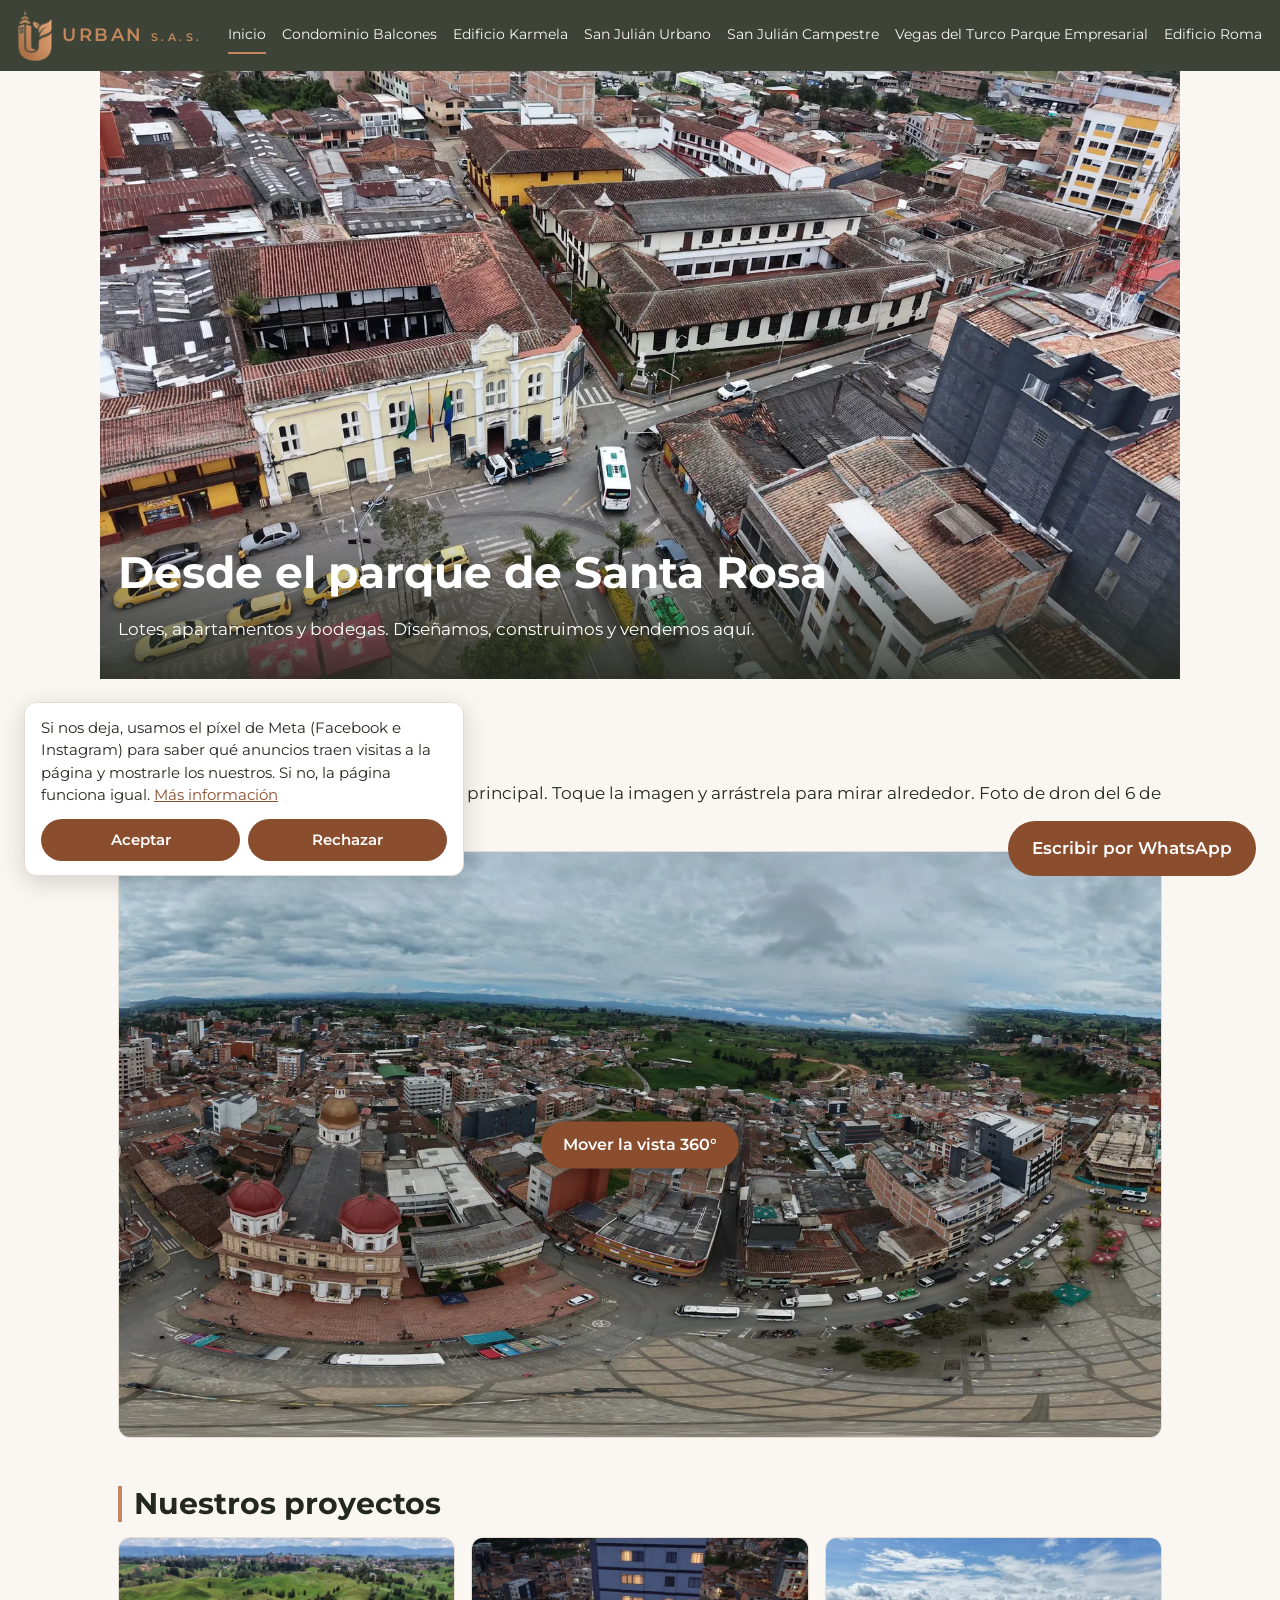
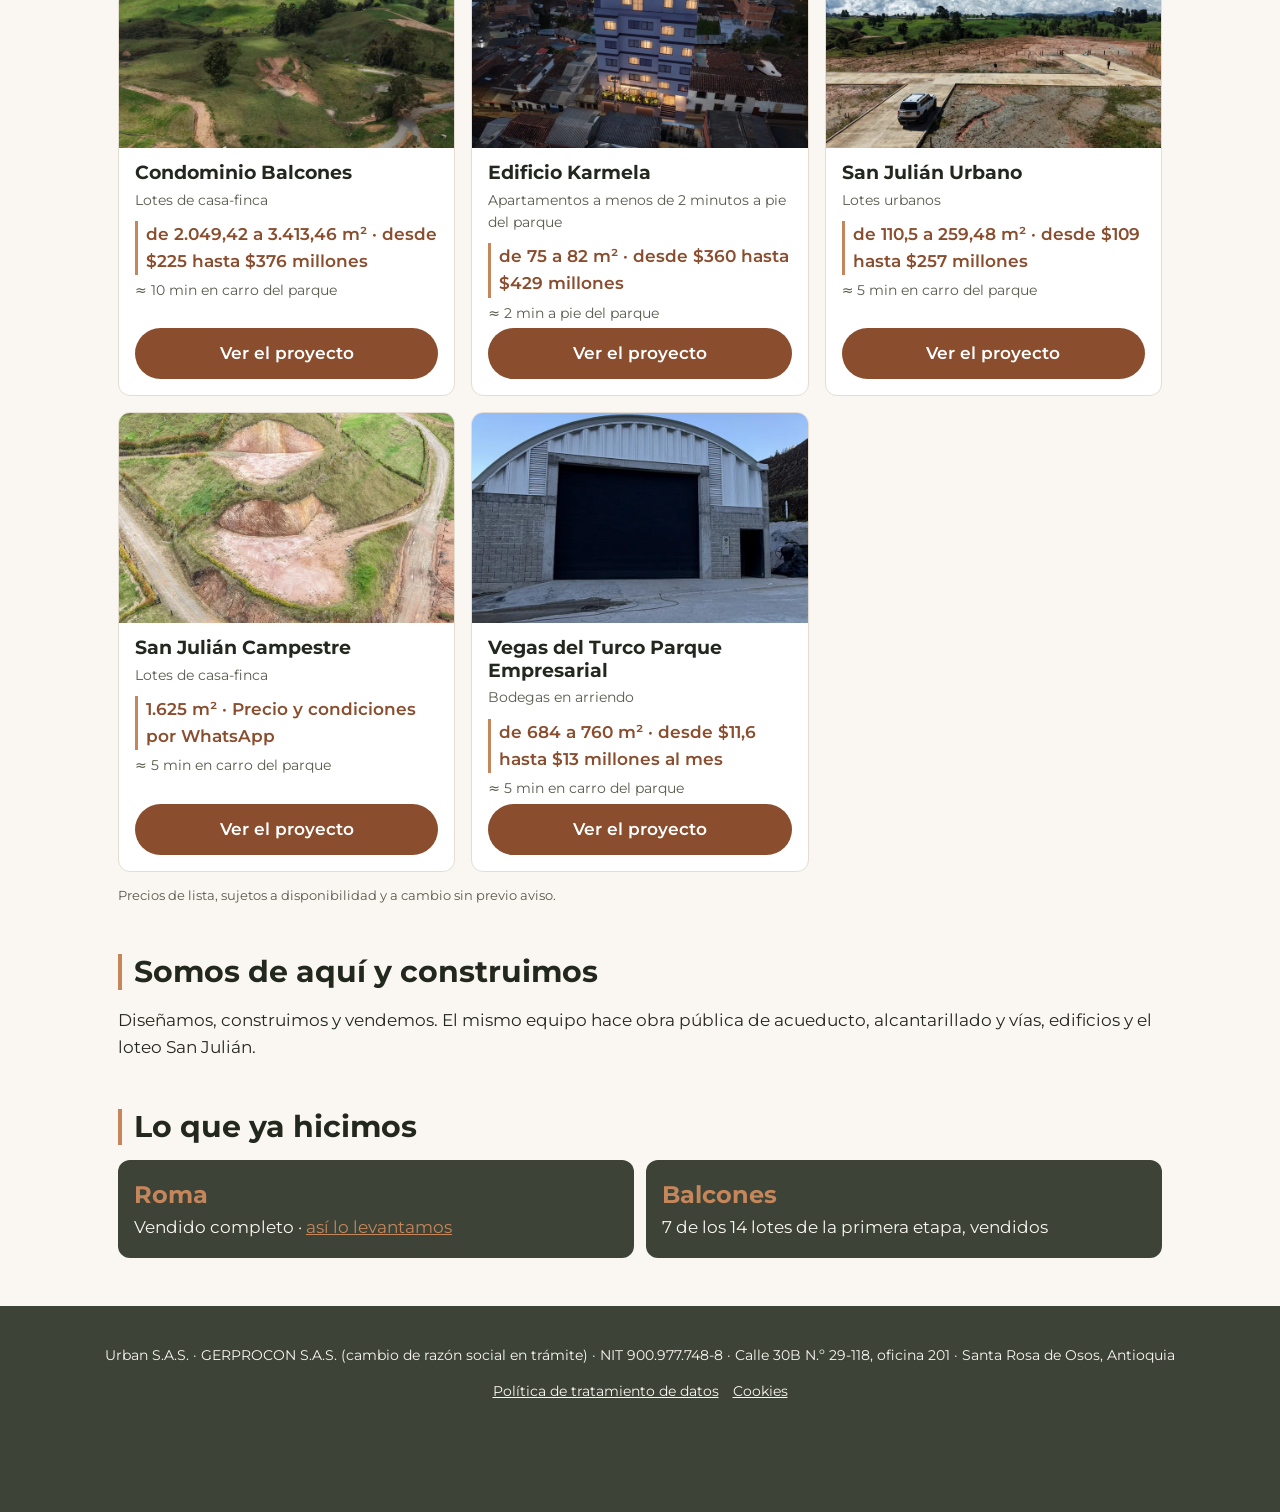
<file: index.html>
<!DOCTYPE html>
<html lang="es-CO">
<head>
<meta charset="utf-8">
<meta name="viewport" content="width=device-width, initial-scale=1">
<title>Proyectos en Santa Rosa de Osos — Urban S.A.S.</title>
<meta name="description" content="Lotes de casa-finca, lotes urbanos, apartamentos y bodegas en Santa Rosa de Osos, Antioquia.">
<link rel="canonical" href="https://urbansas.com.co/">
<link rel="preload" href="/fuentes/montserrat.woff2" as="font" type="font/woff2" crossorigin>
<link rel="stylesheet" href="/css/urban.css">
<link rel="icon" href="/img/favicon-32.png" sizes="32x32">
<meta property="og:title" content="Proyectos en Santa Rosa de Osos">
<meta property="og:description" content="Lotes de casa-finca, lotes urbanos, apartamentos y bodegas en Santa Rosa de Osos, Antioquia.">
<meta property="og:url" content="https://urbansas.com.co/">
<meta property="og:type" content="website">
<meta property="og:locale" content="es_CO">
<meta property="og:image" content="https://urbansas.com.co/img/parque-1600.webp">
<meta property="og:image:alt" content="Proyectos en Santa Rosa de Osos">
<script src="/js/cookies.js" data-pixel="1586453812766345" defer></script>
</head>
<body>
<header class="encabezado">
  <a class="marca" href="/"><img src="/img/urban-icono.png" srcset="/img/urban-icono.png 1x, /img/urban-icono@2x.png 2x" alt="" width="34" height="48"><span>URBAN <small>S.A.S.</small></span></a>
  <nav class="menu" aria-label="Menú"><a href="/" aria-current="page">Inicio</a><a href="/balcones/">Condominio Balcones</a><a href="/karmela/">Edificio Karmela</a><a href="/san-julian-urbano/">San Julián Urbano</a><a href="/san-julian-campestre/">San Julián Campestre</a><a href="/vegas-del-turco/">Vegas del Turco Parque Empresarial</a><a href="/edificio-roma/">Edificio Roma</a></nav>
</header>
<main>

<section class="heroe"><img src="/img/parque-1600.webp" srcset="/img/parque-800.webp 800w, /img/parque-1600.webp 1600w" sizes="100vw" alt="Parque principal de Santa Rosa de Osos desde el aire" fetchpriority="high" width="1600" height="900">
  <div class="sobre"><h1>Desde el parque de Santa Rosa</h1><p>Lotes, apartamentos y bodegas. Diseñamos, construimos y vendemos aquí.</p></div></section>
<h2>El parque en 360°</h2>
<p>Santa Rosa desde el aire, sobre el parque principal. Toque la imagen y arrástrela para mirar alrededor. Foto de dron del 6 de octubre de 2026.</p>
<div class="visor360" data-pano="/img/parque-360.jpg" data-yaw="-60" data-pitch="-20">
  <img src="/img/parque-360-800.webp" srcset="/img/parque-360-800.webp 800w, /img/parque-360-1600.webp 1600w" sizes="(max-width: 1080px) 100vw, 1044px" alt="Vista desde el aire del parque principal y la catedral de Santa Rosa de Osos" loading="lazy" width="1600" height="900">
  <button type="button" class="visor360-abrir">Mover la vista 360°</button>
</div>
<script type="module">
  import { montar360 } from '/js/visor360.js';
  document.querySelectorAll('.visor360').forEach(montar360);
</script>
<h2>Nuestros proyectos</h2>
<div class="tarjetas"><article class="tarjeta" data-proyecto="balcones"><img src="/img/balcones-portada-800.webp" alt="" loading="lazy">
  <div class="cuerpo"><h3>Condominio Balcones</h3><p class="tipo">Lotes de casa-finca</p><p class="rango">de 2.049,42 a 3.413,46 m² · desde $225 hasta $376 millones</p><p class="minutos">≈ 10 min en carro del parque</p>
  <a class="boton" href="/balcones/">Ver el proyecto</a></div></article><article class="tarjeta" data-proyecto="karmela"><img src="/karmela/img/fachada-800.webp" alt="" loading="lazy">
  <div class="cuerpo"><h3>Edificio Karmela</h3><p class="tipo">Apartamentos a menos de 2 minutos a pie del parque</p><p class="rango">de 75 a 82 m² · desde $360 hasta $429 millones</p><p class="minutos">≈ 2 min a pie del parque</p>
  <a class="boton" href="/karmela/">Ver el proyecto</a></div></article><article class="tarjeta" data-proyecto="san-julian-urbano"><img src="/san-julian/urbano-portada-800.webp" alt="" loading="lazy">
  <div class="cuerpo"><h3>San Julián Urbano</h3><p class="tipo">Lotes urbanos</p><p class="rango">de 110,5 a 259,48 m² · desde $109 hasta $257 millones</p><p class="minutos">≈ 5 min en carro del parque</p>
  <a class="boton" href="/san-julian-urbano/">Ver el proyecto</a></div></article><article class="tarjeta" data-proyecto="san-julian-campestre"><img src="/san-julian/campestre-portada-800.webp" alt="" loading="lazy" style="object-position: 50% 30%">
  <div class="cuerpo"><h3>San Julián Campestre</h3><p class="tipo">Lotes de casa-finca</p><p class="rango">1.625 m² · Precio y condiciones por WhatsApp</p><p class="minutos">≈ 5 min en carro del parque</p>
  <a class="boton" href="/san-julian-campestre/">Ver el proyecto</a></div></article><article class="tarjeta" data-proyecto="vegas-del-turco"><img src="/vegas-del-turco/fachada-800.webp" alt="" loading="lazy">
  <div class="cuerpo"><h3>Vegas del Turco Parque Empresarial</h3><p class="tipo">Bodegas en arriendo</p><p class="rango">de 684 a 760 m² · desde $11,6 hasta $13 millones al mes</p><p class="minutos">≈ 5 min en carro del parque</p>
  <a class="boton" href="/vegas-del-turco/">Ver el proyecto</a></div></article></div>
<p class="nota">Precios de lista, sujetos a disponibilidad y a cambio sin previo aviso.</p>
<h2>Somos de aquí y construimos</h2>
<p>Diseñamos, construimos y vendemos. El mismo equipo hace obra pública de acueducto, alcantarillado y vías, edificios y el loteo San Julián.</p>
<h2>Lo que ya hicimos</h2>
<div class="hecho"><div><strong>Roma</strong>Vendido completo · <a href="/edificio-roma/">así lo levantamos</a></div><div><strong>Balcones</strong>7 de los 14 lotes de la primera etapa, vendidos</div></div>
</main>
<footer class="pie">
  <p>Urban S.A.S. · GERPROCON S.A.S. (cambio de razón social en trámite) · NIT 900.977.748-8 · Calle 30B N.º 29-118, oficina 201 · Santa Rosa de Osos, Antioquia</p>
  <p><a href="/privacidad/">Política de tratamiento de datos</a> <button type="button" class="cambiar-cookies" hidden>Cookies</button></p>
</footer>
<a class="whatsapp-fijo" href="https://wa.me/573203769226?text=Hola%2C%20vi%20la%20p%C3%A1gina%20de%20Urban.%20Quiero%20informaci%C3%B3n.">Escribir por WhatsApp</a>
</body>
</html>
</file>
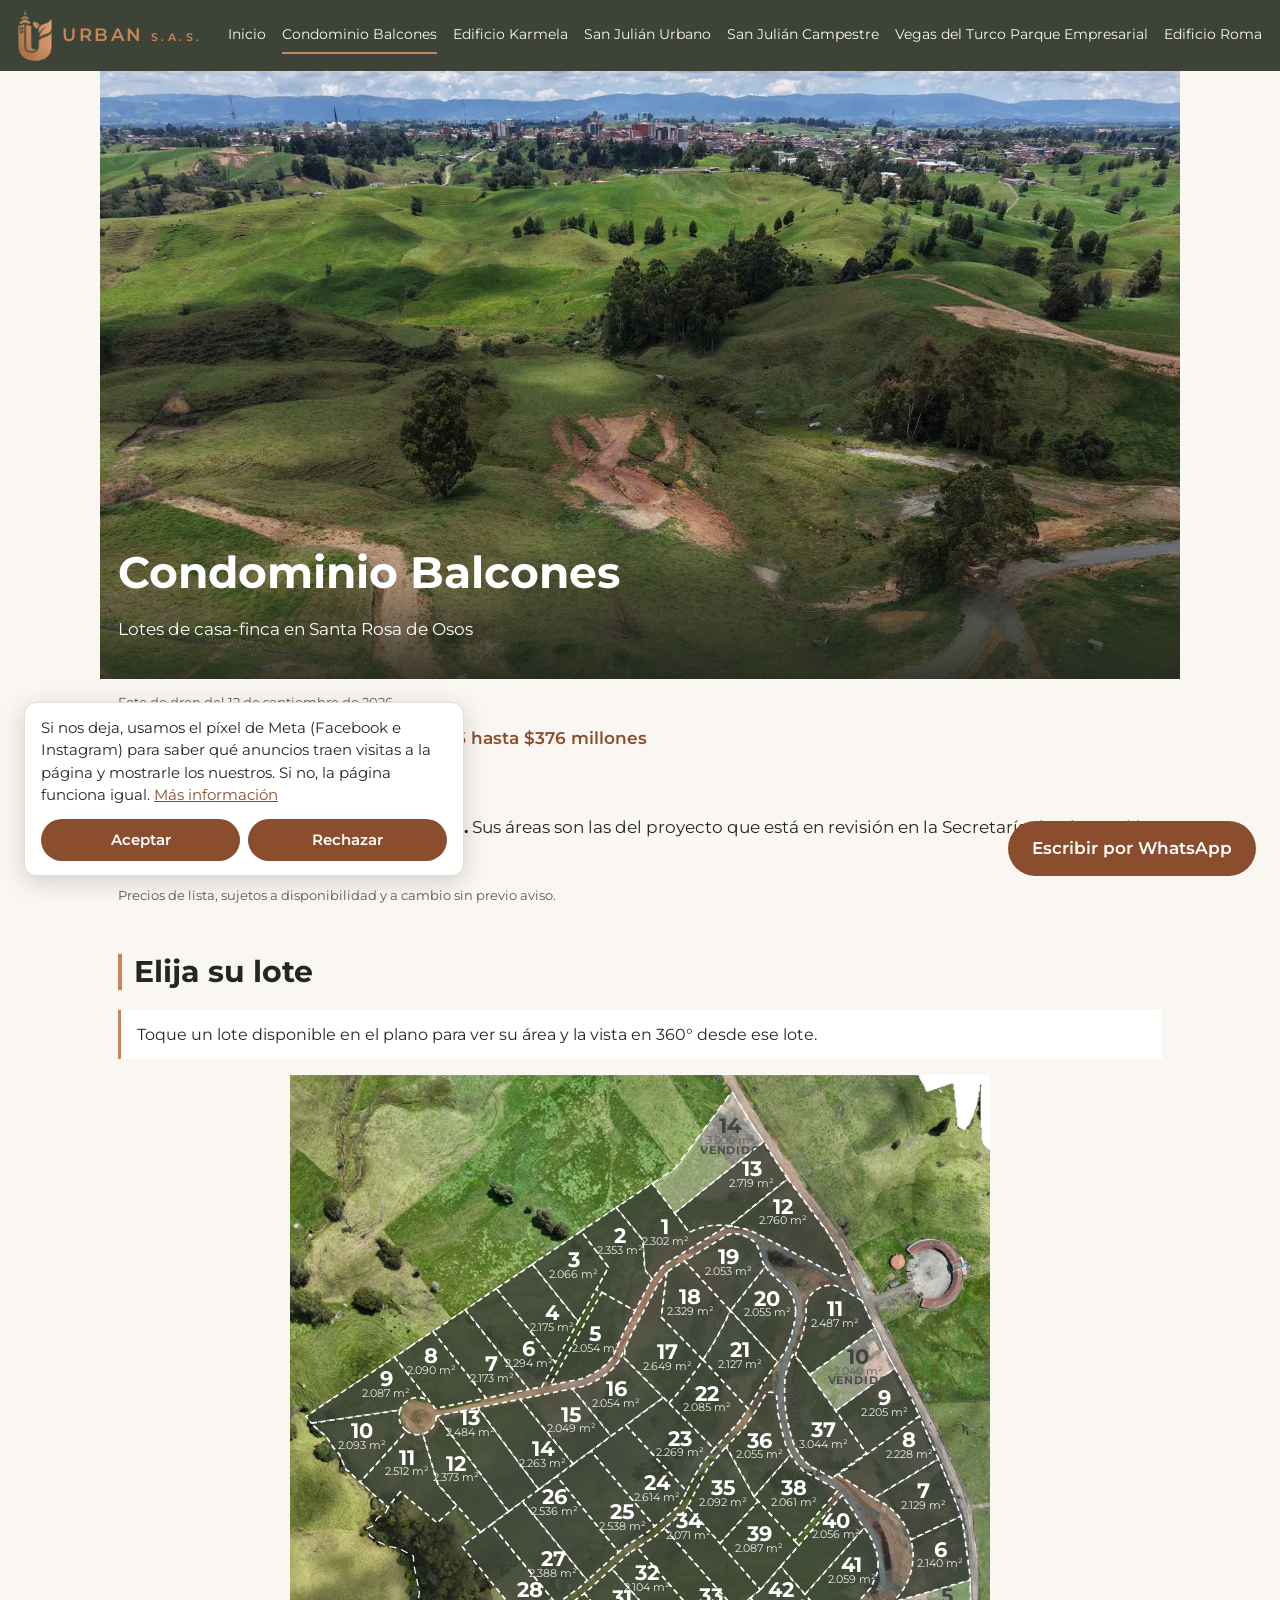
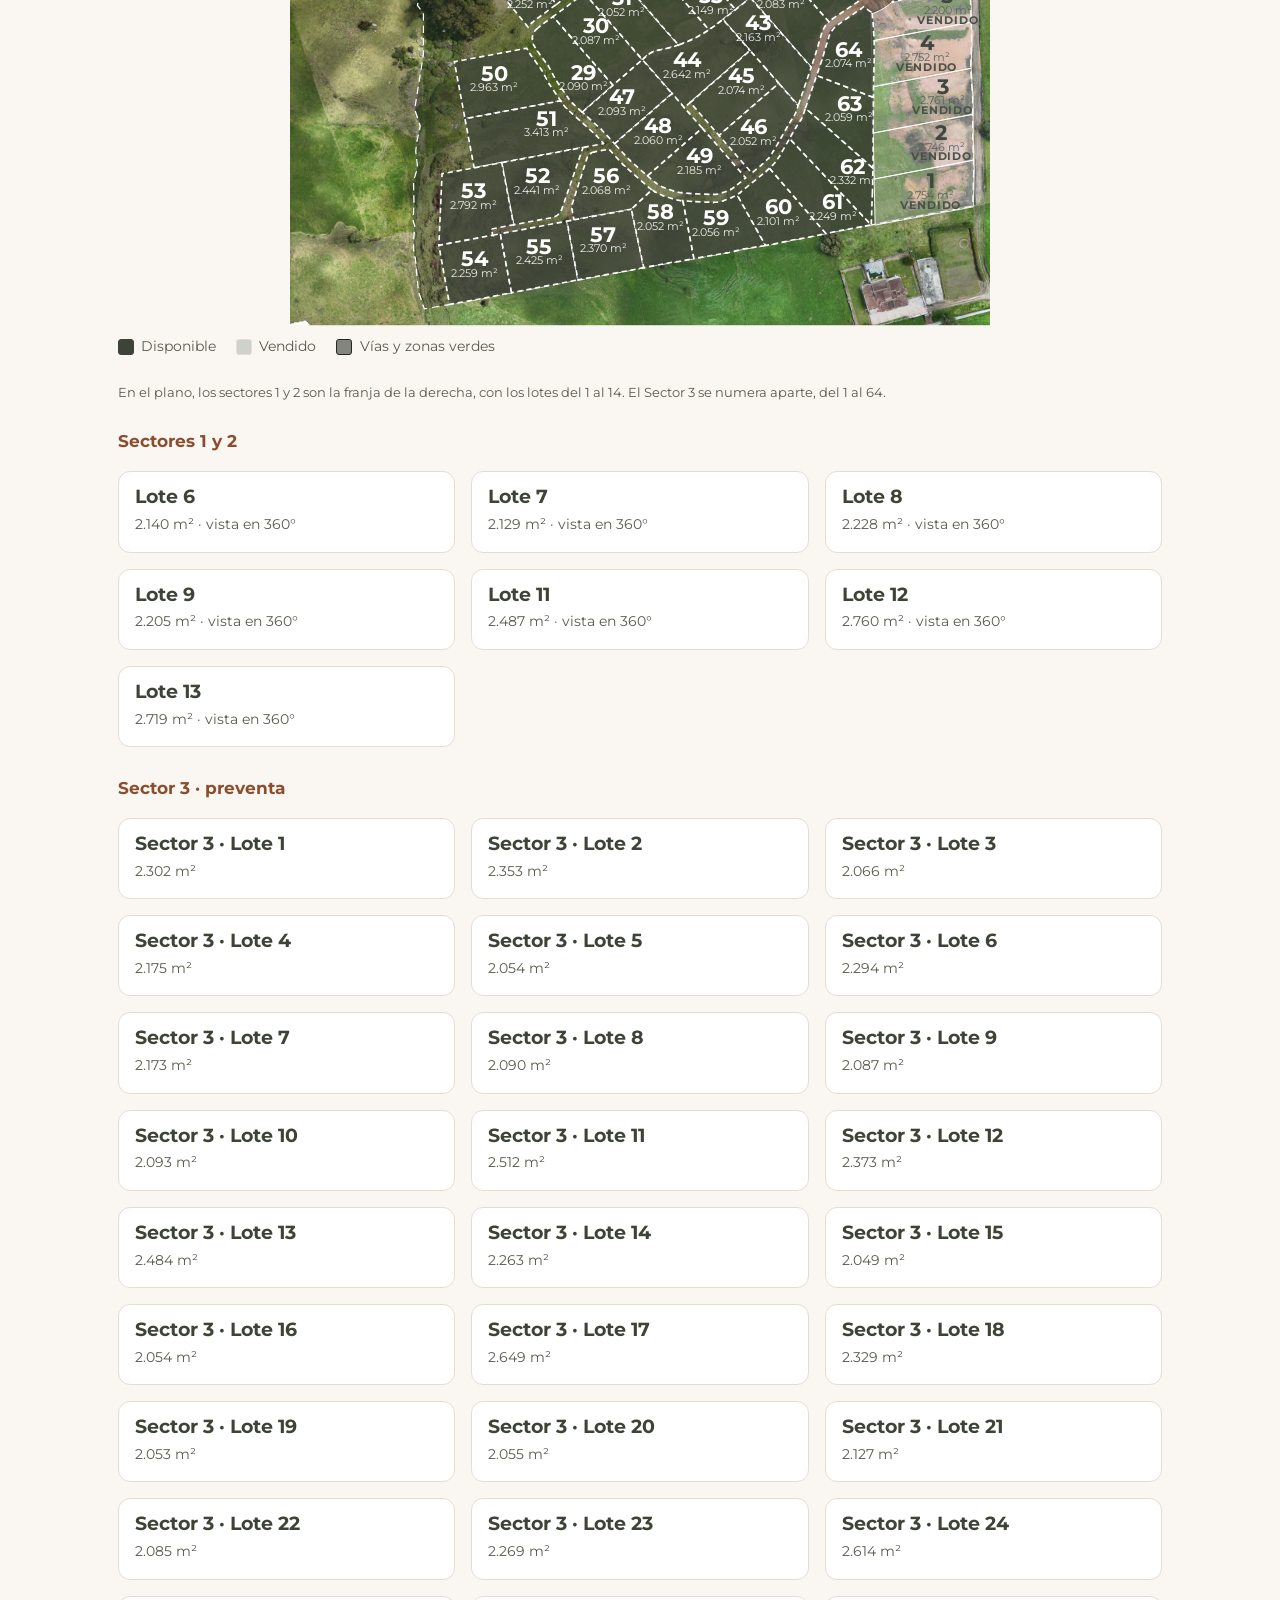
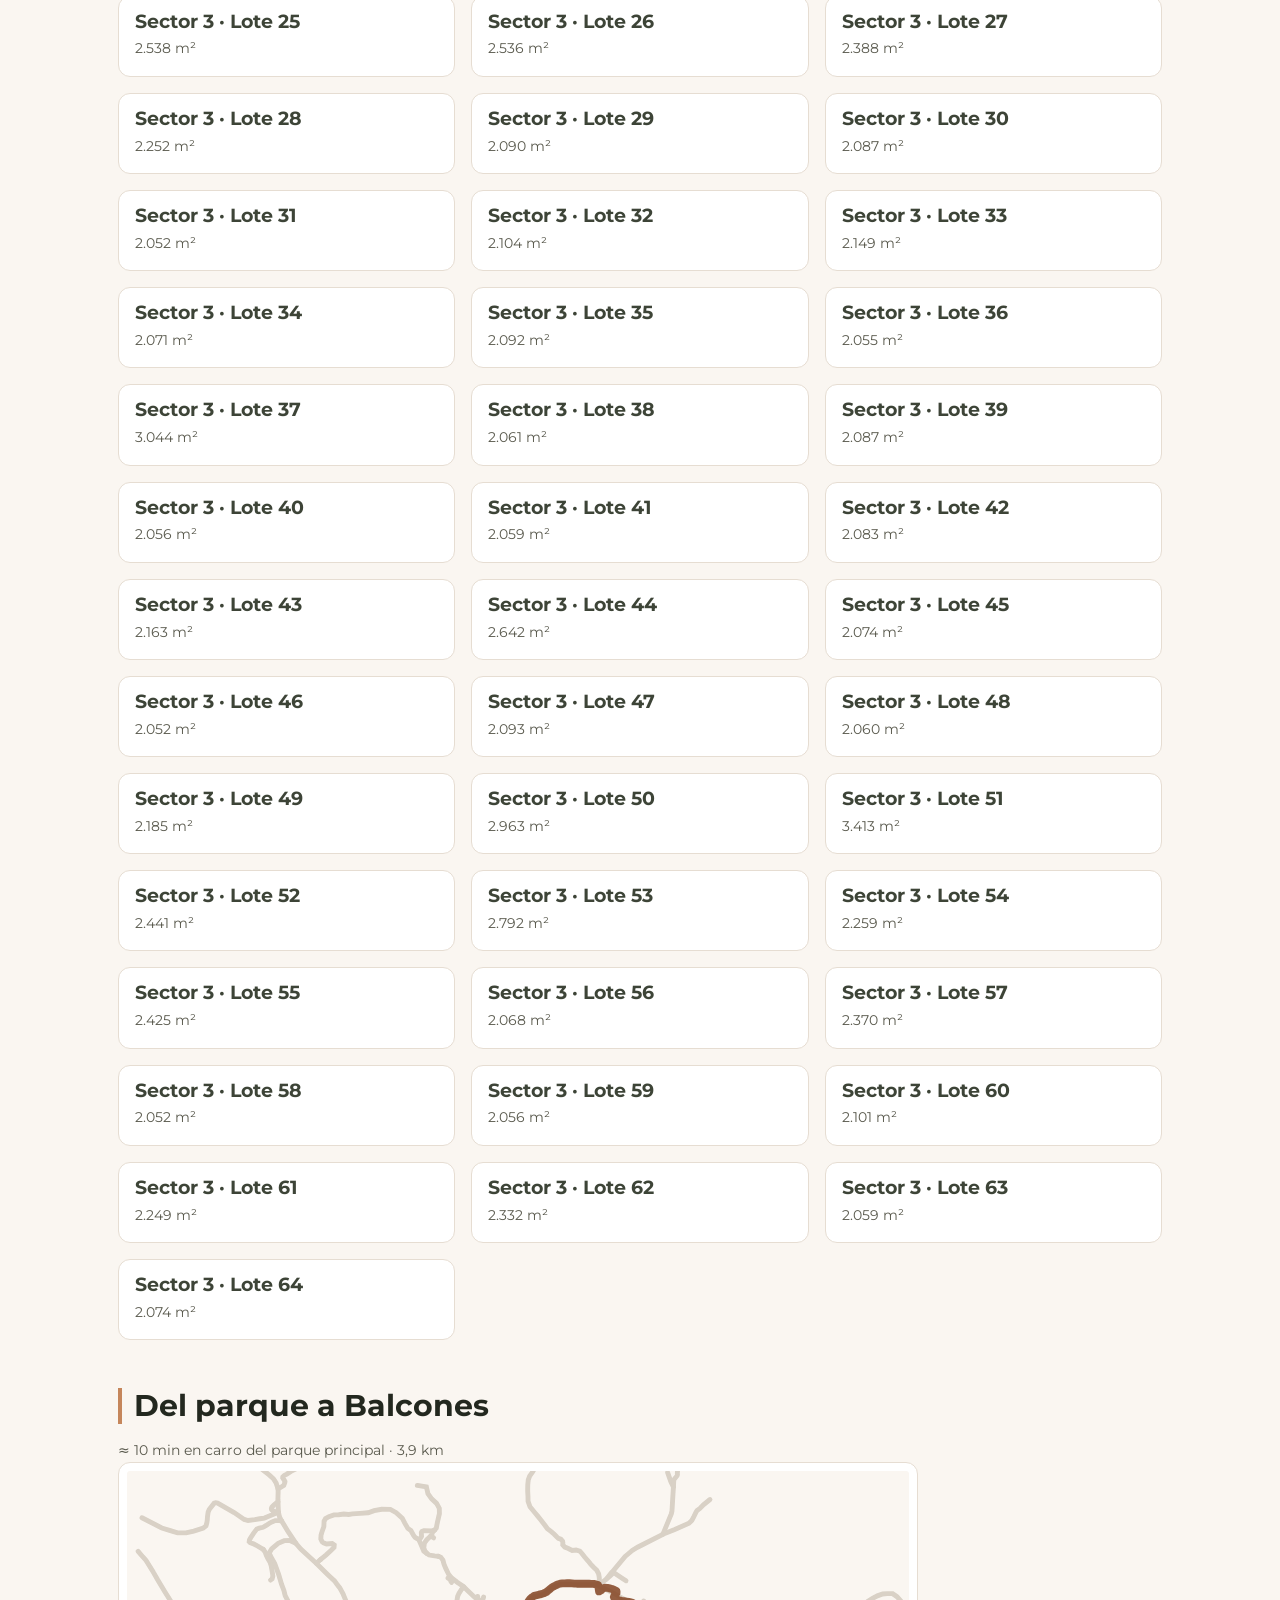
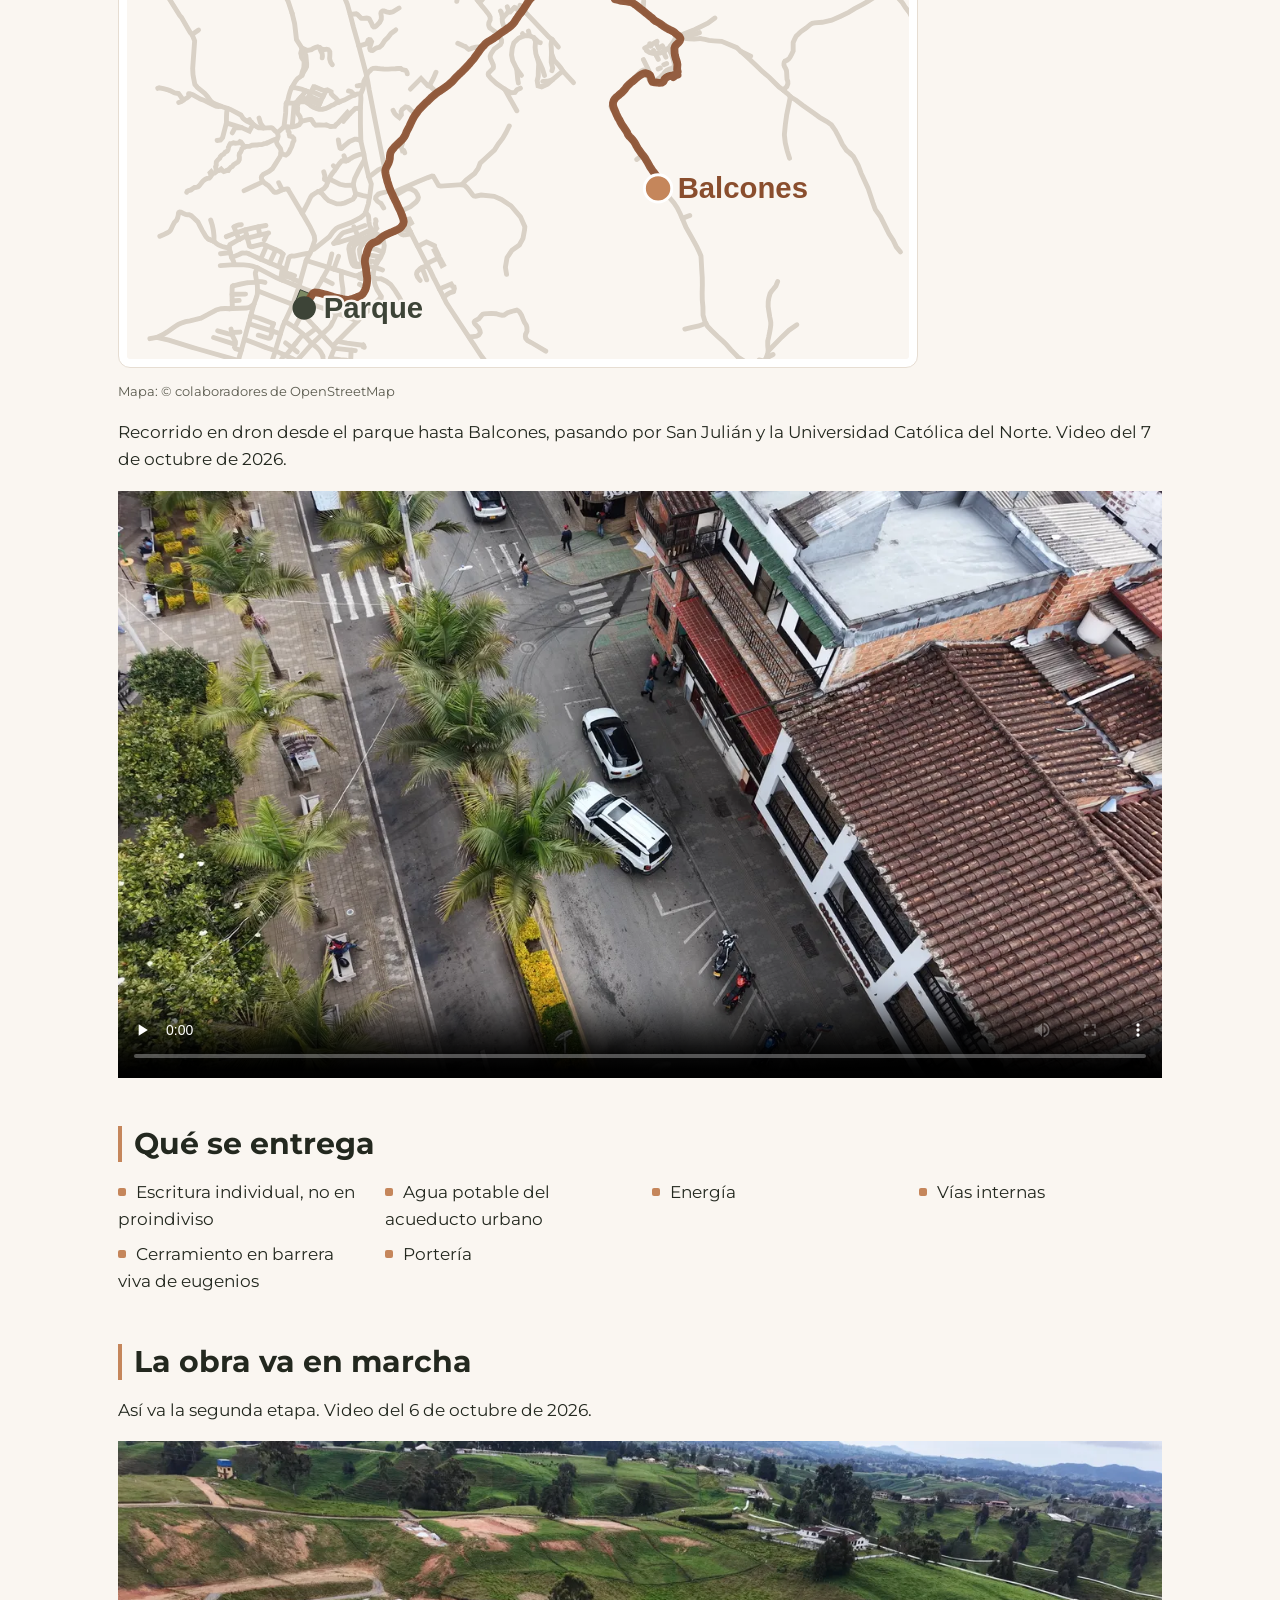
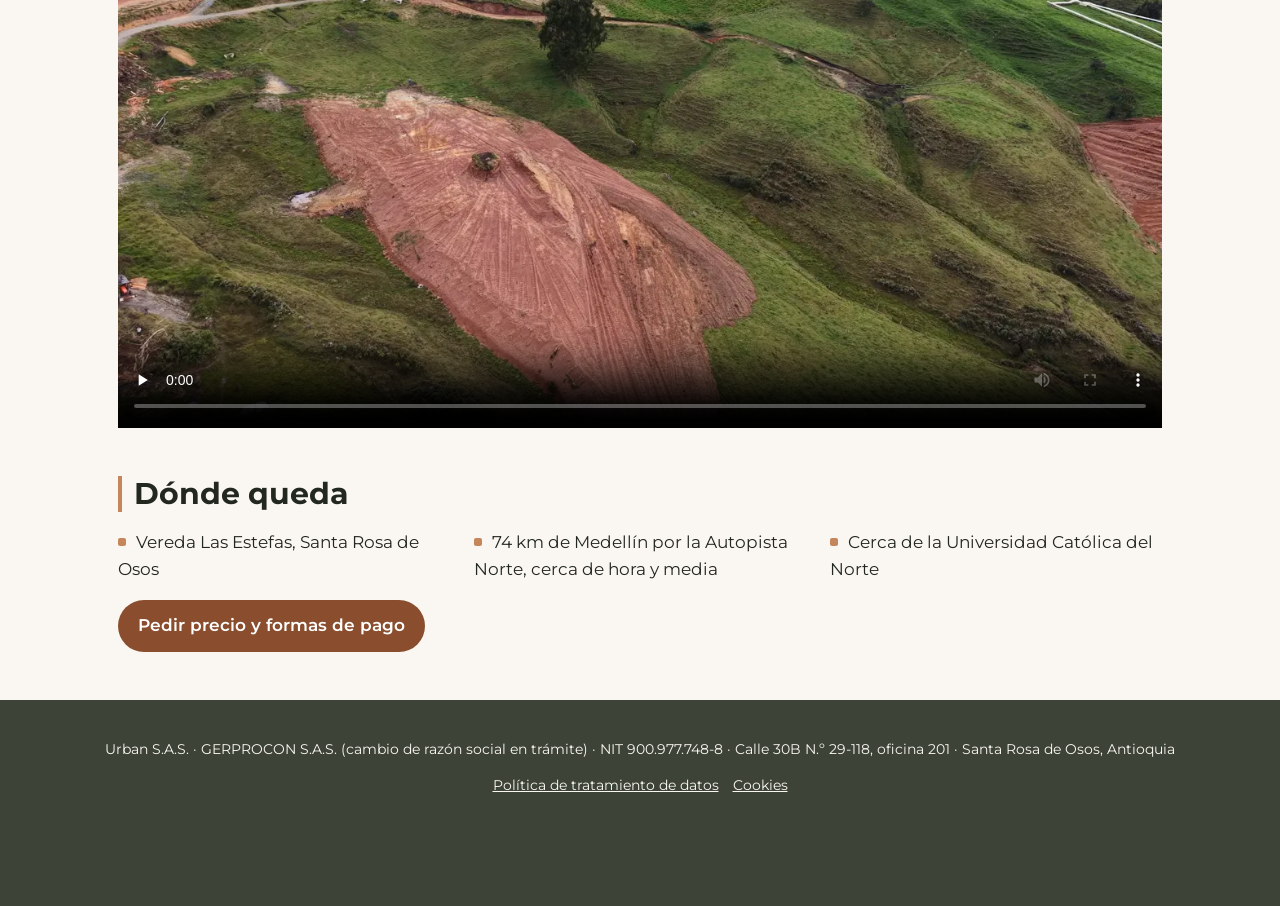
<file: balcones/index.html>
<!DOCTYPE html>
<html lang="es-CO">
<head>
<meta charset="utf-8">
<meta name="viewport" content="width=device-width, initial-scale=1">
<title>Condominio Balcones — Urban S.A.S.</title>
<meta name="description" content="Lotes de casa-finca en Santa Rosa de Osos con escritura individual, agua del acueducto urbano, energía y vías.">
<link rel="canonical" href="https://urbansas.com.co/balcones/">
<link rel="preload" href="/fuentes/montserrat.woff2" as="font" type="font/woff2" crossorigin>
<link rel="stylesheet" href="/css/urban.css">
<link rel="icon" href="/img/favicon-32.png" sizes="32x32">
<meta property="og:title" content="Condominio Balcones">
<meta property="og:description" content="Lotes de casa-finca en Santa Rosa de Osos con escritura individual, agua del acueducto urbano, energía y vías.">
<meta property="og:url" content="https://urbansas.com.co/balcones/">
<meta property="og:type" content="website">
<meta property="og:locale" content="es_CO">
<meta property="og:image" content="https://urbansas.com.co/img/balcones-portada-1600.webp">
<meta property="og:image:alt" content="Condominio Balcones">
<script src="/js/cookies.js" data-pixel="1586453812766345" defer></script>
</head>
<body data-proyecto="Condominio Balcones">
<header class="encabezado">
  <a class="marca" href="/"><img src="/img/urban-icono.png" srcset="/img/urban-icono.png 1x, /img/urban-icono@2x.png 2x" alt="" width="34" height="48"><span>URBAN <small>S.A.S.</small></span></a>
  <nav class="menu" aria-label="Menú"><a href="/">Inicio</a><a href="/balcones/" aria-current="page">Condominio Balcones</a><a href="/karmela/">Edificio Karmela</a><a href="/san-julian-urbano/">San Julián Urbano</a><a href="/san-julian-campestre/">San Julián Campestre</a><a href="/vegas-del-turco/">Vegas del Turco Parque Empresarial</a><a href="/edificio-roma/">Edificio Roma</a></nav>
</header>
<main>

<section class="heroe"><img src="/img/balcones-portada-1600.webp" srcset="/img/balcones-portada-800.webp 800w, /img/balcones-portada-1600.webp 1600w" sizes="100vw" alt="Lomas de Balcones con el pueblo de Santa Rosa de Osos al fondo" fetchpriority="high" width="1600" height="900">
  <div class="sobre"><h1>Condominio Balcones</h1><p>Lotes de casa-finca en Santa Rosa de Osos</p></div></section>
<p class="nota">Foto de dron del 12 de septiembre de 2026.</p>
<p class="rango">de 2.049,42 a 3.413,46 m² · desde $225 hasta $376 millones</p>
<p id="cuantos-disponibles">71 lotes disponibles.</p>
<p class="preventa"><strong>Sector 3 en preventa: 64 lotes nuevos.</strong> Sus áreas son las del proyecto que está en revisión en la Secretaría de Planeación y pueden ajustarse con la licencia.</p>
<p class="nota">Precios de lista, sujetos a disponibilidad y a cambio sin previo aviso.</p>

<h2>Elija su lote</h2>
<p id="pista" class="pista">Toque un lote disponible en el plano para ver su área y la vista en 360° desde ese lote.</p>
<div id="mapa" class="mapa-caja"></div>
<p class="leyenda">
  <span><span class="muestra" data-estado="disponible"></span>Disponible</span>
  <span><span class="muestra" data-estado="vendido"></span>Vendido</span>
  <span id="leyenda-reservado" hidden><span class="muestra" data-estado="reservado"></span>Reservado</span>
  <span><span class="muestra" data-estado="resto"></span>Vías y zonas verdes</span>
</p>
<p class="nota">En el plano, los sectores 1 y 2 son la franja de la derecha, con los lotes del 1 al 14. El Sector 3 se numera aparte, del 1 al 64.</p>
<div id="tarjetas" class="tarjetas"></div>

<dialog id="ficha" class="ficha" aria-labelledby="ficha-titulo">
  <div class="ficha-barra"><span class="ficha-barra-texto"></span>
    <button class="ficha-reducir" type="button">Volver</button>
    <button class="ficha-cerrar-todo" type="button" aria-label="Cerrar la ficha">✕</button></div>
  <div class="ficha-cuerpo">
    <form method="dialog" class="ficha-cerrar-caja"><button class="ficha-cerrar" aria-label="Cerrar la ficha">✕</button></form>
    <h3 id="ficha-titulo" class="ficha-titulo"></h3><p class="ficha-estado"></p>
    <div class="ficha-pano-caja" hidden><div class="ficha-pano"></div><button class="ficha-agrandar" type="button">Ver en grande</button></div>
    <dl class="ficha-datos">
      <div><dt class="ficha-area-etiqueta">Área</dt><dd class="ficha-area"></dd></div>
      <div class="ficha-area-real-fila" hidden><dt>Se entregan</dt><dd class="ficha-area-real"></dd></div>
      <div><dt>Ubicación</dt><dd class="ficha-sector"></dd></div>
    </dl>
    <p class="ficha-nota-area" hidden></p>
    <a class="ficha-mapa" href="" target="_blank" rel="noopener" hidden>Ver dónde queda en el mapa</a>
    <section class="ficha-casa" hidden></section>
    <a class="ficha-hacia-disponibles" href="#mapa" hidden></a>
  </div>
  <a class="boton ficha-whatsapp" href="" hidden>Preguntar por este lote</a>
</dialog>

<h2>Del parque a Balcones</h2>
<p class="minutos">≈ 10 min en carro del parque principal · 3,9 km</p>
<img class="planito" src="/img/planito-balcones.svg" alt="Ruta del parque principal a Balcones" width="800" height="500">
<p class="nota">Mapa: © colaboradores de OpenStreetMap</p>
<p>Recorrido en dron desde el parque hasta Balcones, pasando por San Julián y la Universidad Católica del Norte. Video del 7 de octubre de 2026.</p>
<video controls playsinline preload="none" poster="/img/balcones-recorrido-poster.webp" src="/video/balcones-recorrido.mp4"></video>

<h2>Qué se entrega</h2>
<ul class="lista-datos"><li>Escritura individual, no en proindiviso</li><li>Agua potable del acueducto urbano</li><li>Energía</li><li>Vías internas</li><li>Cerramiento en barrera viva de eugenios</li><li>Portería</li></ul>

<h2>La obra va en marcha</h2>
<p>Así va la segunda etapa. Video del 6 de octubre de 2026.</p>
<video controls playsinline preload="none" poster="/img/balcones-etapa2-poster.webp" src="/video/balcones-segunda-etapa.mp4"></video>

<h2>Dónde queda</h2>
<ul class="lista-datos"><li>Vereda Las Estefas, Santa Rosa de Osos</li><li>74 km de Medellín por la Autopista Norte, cerca de hora y media</li><li>Cerca de la Universidad Católica del Norte</li></ul>
<p><a class="boton" href="https://wa.me/573203769226?text=Hola%2C%20vi%20en%20la%20p%C3%A1gina%20de%20Urban%20el%20proyecto%20Condominio%20Balcones.%20Quiero%20precio%20y%20formas%20de%20pago.">Pedir precio y formas de pago</a></p>
<link rel="stylesheet" href="/balcones/vitrina.css">
<script type="module">
  import { pintarMapa } from '/balcones/js/mapa.js';
  import { montarFicha, loteDelEnlace } from '/balcones/js/ficha.js';
  import { idLote, nombreLote, porSectorYNumero } from '/balcones/js/inventario.js';
  import { pedirEstados, aplicarEstados } from '/balcones/js/estados.js';
  // El estado de cada lote lo manda la app de ventas. Se le pregunta junto con el inventario y el plano,
  // con 3 s de plazo: si no contesta, queda el estado con que se publicó la página.
  const [base, plano, estados] = await Promise.all([
    fetch('/balcones/data/lotes.json').then(r => r.json()),
    fetch('/balcones/img/mapa-aereo.svg').then(r => r.text()),
    pedirEstados()
  ]);
  const { inv } = aplicarEstados(base, estados);
  const quedan = inv.lotes.filter(l => l.estado === 'disponible').length;
  document.getElementById('cuantos-disponibles').textContent = `${quedan} ${quedan === 1 ? 'lote disponible' : 'lotes disponibles'}.`;
  const caja = document.getElementById('mapa');
  caja.innerHTML = plano;
  const vista = pintarMapa(caja.querySelector('svg'), inv);
  // La casilla de «Reservado» sale del dato: el día que no quede ninguno, desaparece sola.
  document.getElementById('leyenda-reservado').hidden = vista.reservados === 0;
  const tarjetas = document.getElementById('tarjetas');
  // Agrupadas por sector: el Sector 3 va aparte porque está en preventa.
  const m2 = (a) => new Intl.NumberFormat('es-CO', { maximumFractionDigits: 0 }).format(Math.round(a));
  const disp = inv.lotes.filter(l => l.estado === 'disponible').sort(porSectorYNumero);
  let grupo = null;
  tarjetas.innerHTML = disp.map(l => {
    const g = l.sector >= 3 ? `Sector ${l.sector} · preventa` : 'Sectores 1 y 2';
    const cab = g !== grupo ? `<p class="grupo-tarjetas">${g}</p>` : '';
    grupo = g;
    return cab + `
    <article class="tarjeta"><div class="cuerpo"><h3><button class="abrir" type="button" data-lote="${idLote(l)}">${nombreLote(l)}</button></h3>
    <p class="tipo">${m2(l.area)} m²${l.pano ? ' · vista en 360°' : ''}</p></div></article>`;
  }).join('');
  const dialogo = document.getElementById('ficha');
  montarFicha(inv, { svg: caja.querySelector('svg'), tarjetas, dialogo });
  const n = loteDelEnlace(location.hash, inv); if (n) dialogo.abrirLote(n);
</script>
</main>
<footer class="pie">
  <p>Urban S.A.S. · GERPROCON S.A.S. (cambio de razón social en trámite) · NIT 900.977.748-8 · Calle 30B N.º 29-118, oficina 201 · Santa Rosa de Osos, Antioquia</p>
  <p><a href="/privacidad/">Política de tratamiento de datos</a> <button type="button" class="cambiar-cookies" hidden>Cookies</button></p>
</footer>
<a class="whatsapp-fijo" href="https://wa.me/573203769226?text=Hola%2C%20vi%20en%20la%20p%C3%A1gina%20de%20Urban%20el%20proyecto%20Condominio%20Balcones.%20Quiero%20precio%20y%20formas%20de%20pago.">Escribir por WhatsApp</a>
</body>
</html>
</file>
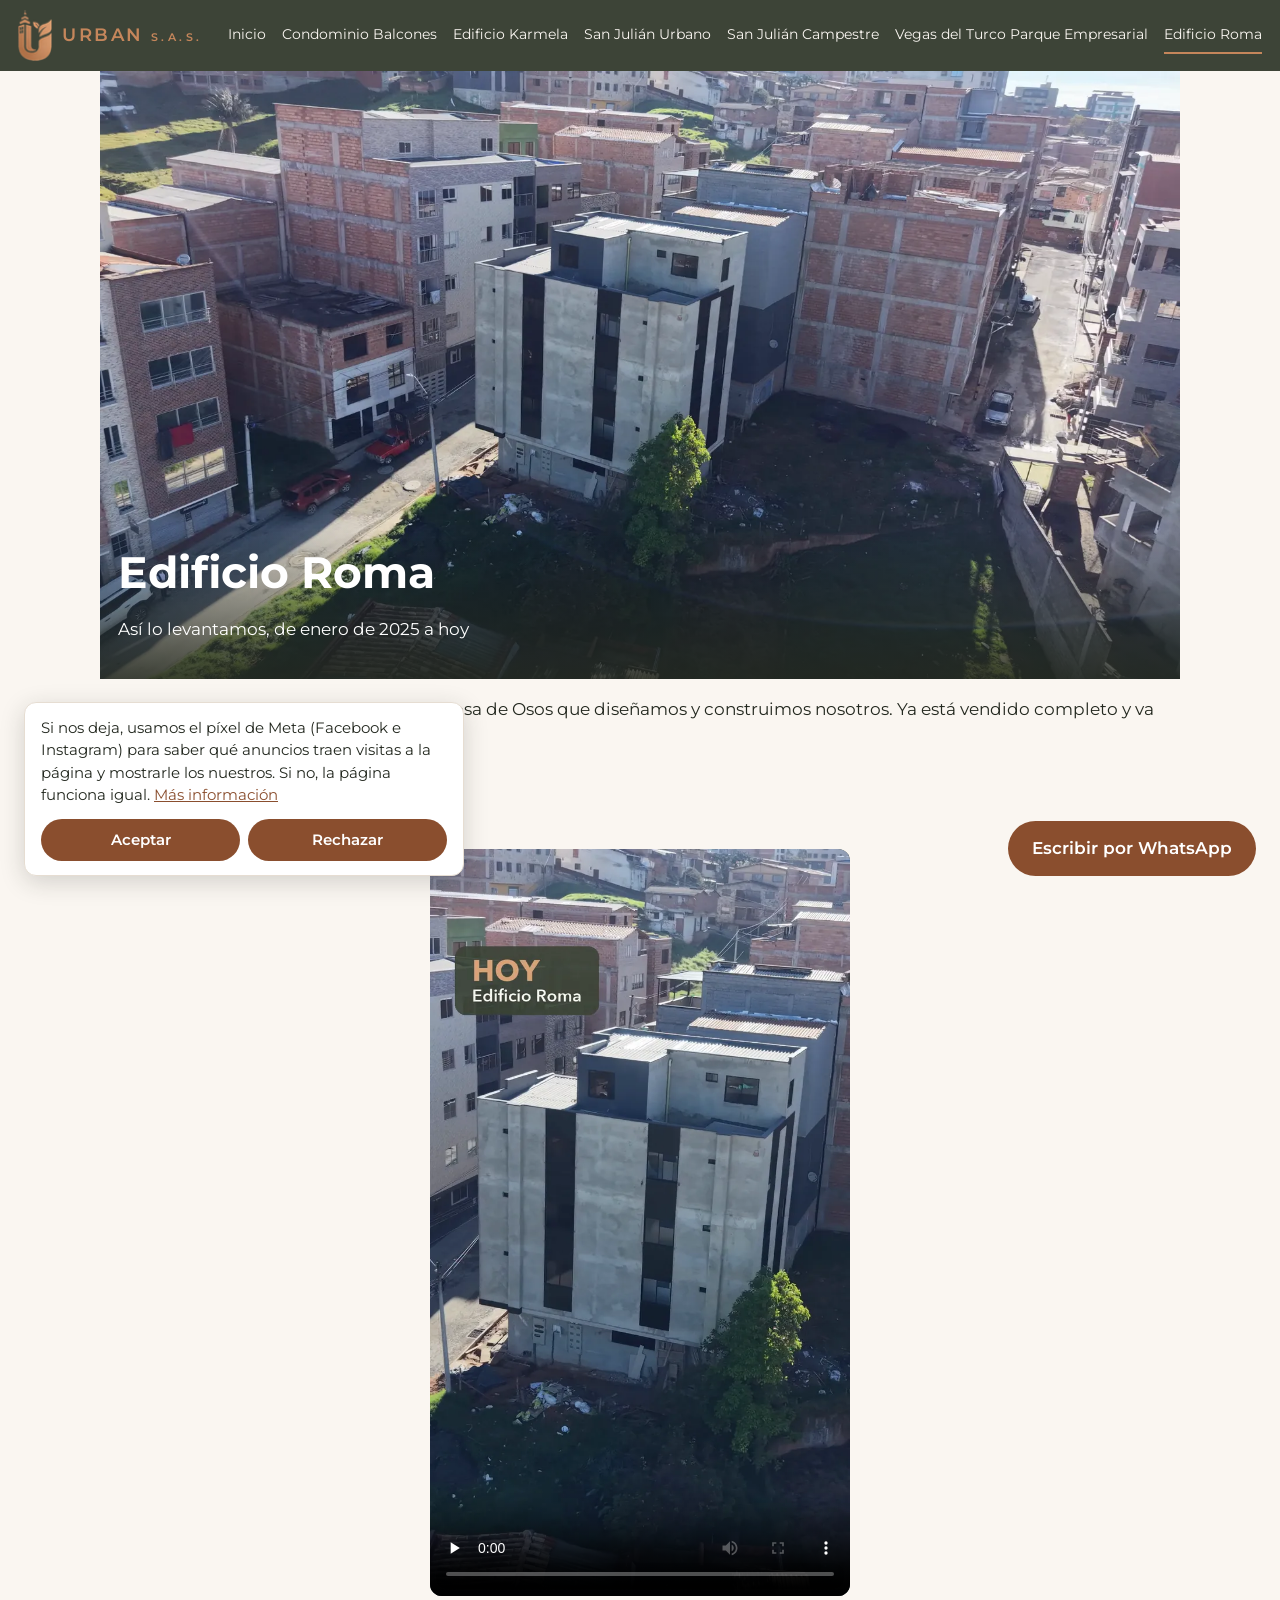
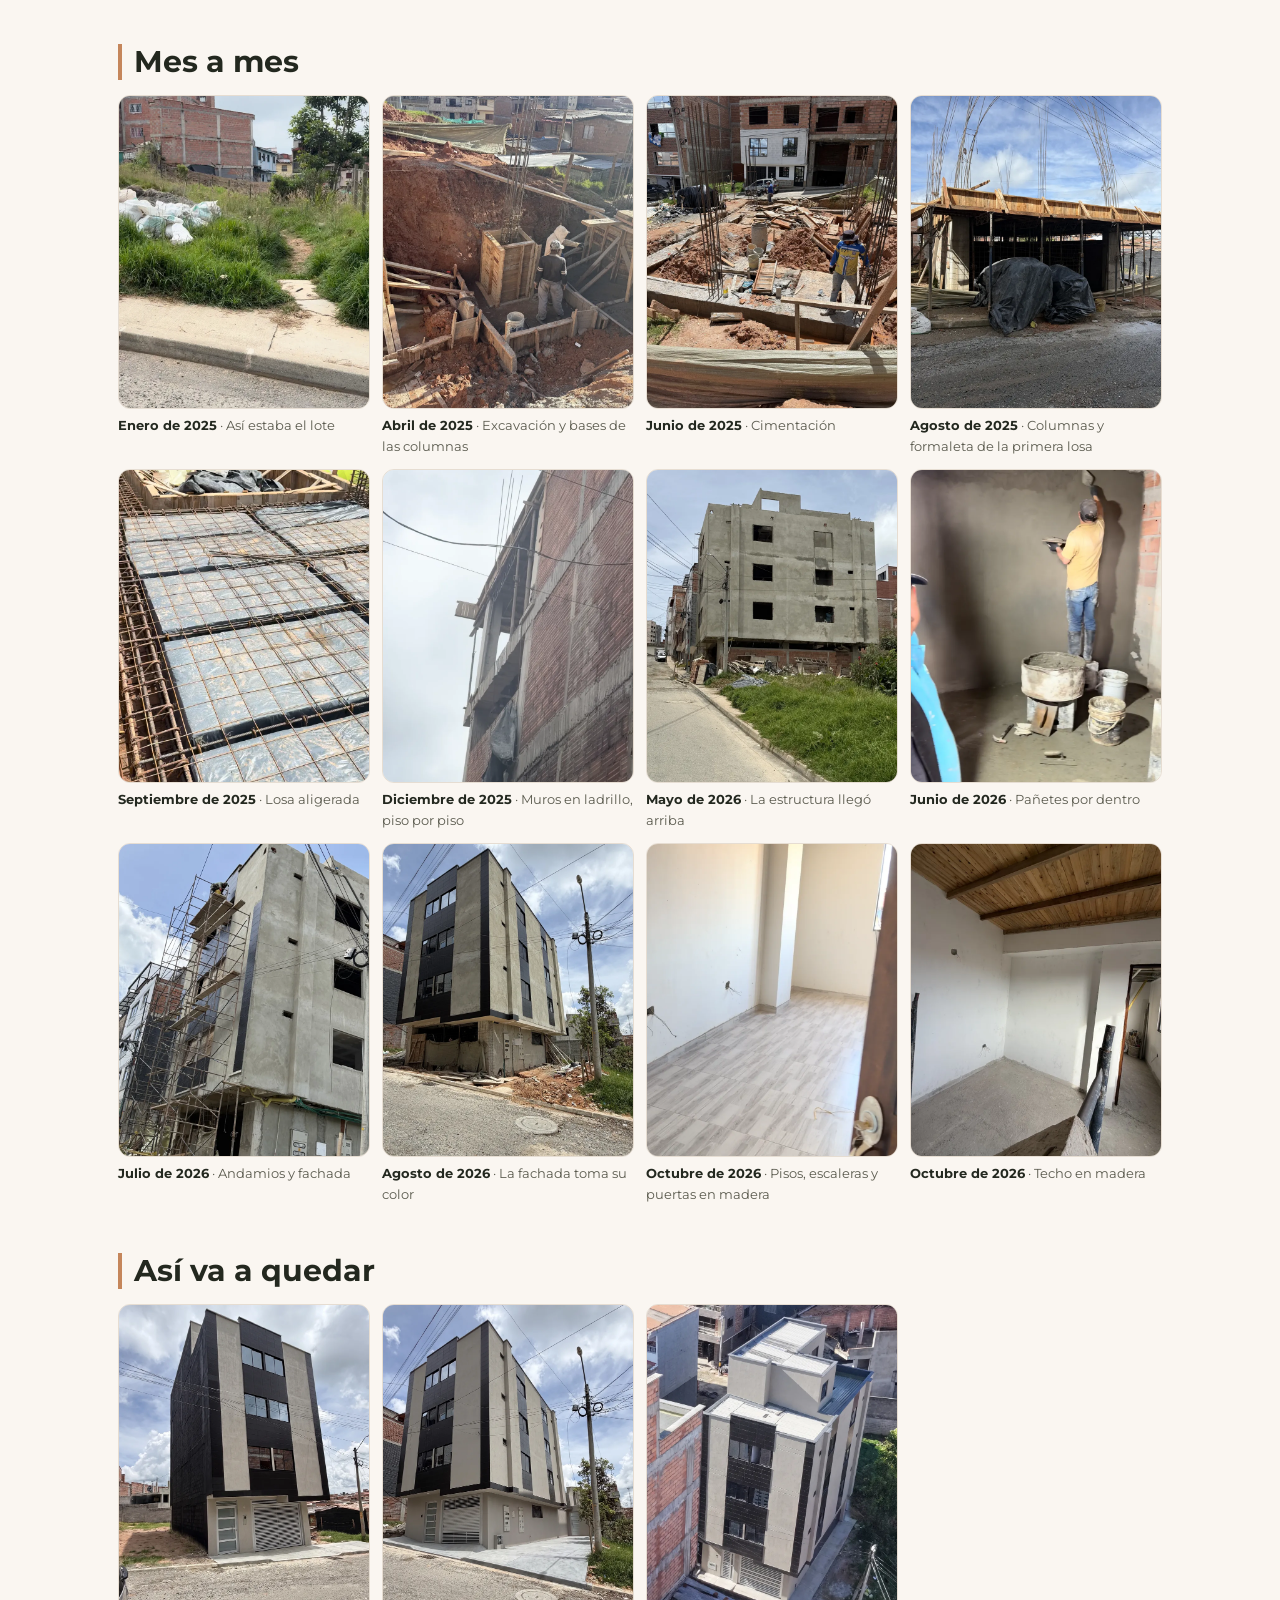
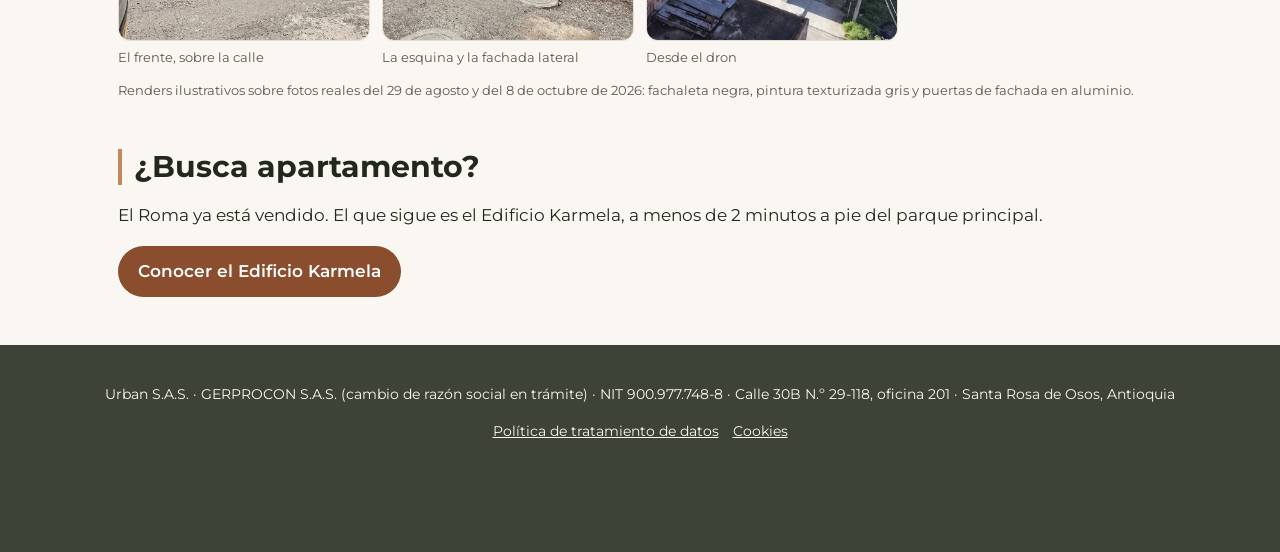
<file: edificio-roma/index.html>
<!DOCTYPE html>
<html lang="es-CO">
<head>
<meta charset="utf-8">
<meta name="viewport" content="width=device-width, initial-scale=1">
<title>Edificio Roma — Urban S.A.S.</title>
<meta name="description" content="Así levantamos el Edificio Roma en Santa Rosa de Osos, de enero de 2025 a hoy: el video, la obra mes a mes y cómo va a quedar.">
<link rel="canonical" href="https://urbansas.com.co/edificio-roma/">
<link rel="preload" href="/fuentes/montserrat.woff2" as="font" type="font/woff2" crossorigin>
<link rel="stylesheet" href="/css/urban.css">
<link rel="icon" href="/img/favicon-32.png" sizes="32x32">
<meta property="og:title" content="Edificio Roma">
<meta property="og:description" content="Así levantamos el Edificio Roma en Santa Rosa de Osos, de enero de 2025 a hoy: el video, la obra mes a mes y cómo va a quedar.">
<meta property="og:url" content="https://urbansas.com.co/edificio-roma/">
<meta property="og:type" content="website">
<meta property="og:locale" content="es_CO">
<meta property="og:image" content="https://urbansas.com.co/edificio-roma/portada-1600.webp">
<meta property="og:image:alt" content="Edificio Roma">
<script src="/js/cookies.js" data-pixel="1586453812766345" defer></script>
</head>
<body>
<header class="encabezado">
  <a class="marca" href="/"><img src="/img/urban-icono.png" srcset="/img/urban-icono.png 1x, /img/urban-icono@2x.png 2x" alt="" width="34" height="48"><span>URBAN <small>S.A.S.</small></span></a>
  <nav class="menu" aria-label="Menú"><a href="/">Inicio</a><a href="/balcones/">Condominio Balcones</a><a href="/karmela/">Edificio Karmela</a><a href="/san-julian-urbano/">San Julián Urbano</a><a href="/san-julian-campestre/">San Julián Campestre</a><a href="/vegas-del-turco/">Vegas del Turco Parque Empresarial</a><a href="/edificio-roma/" aria-current="page">Edificio Roma</a></nav>
</header>
<main>

<section class="heroe"><img src="/edificio-roma/portada-800.webp" srcset="/edificio-roma/portada-800.webp 800w, /edificio-roma/portada-1600.webp 1600w" sizes="100vw" width="800" height="450" alt="El Edificio Roma desde el dron, el 8 de octubre de 2026" fetchpriority="high">
  <div class="sobre"><h1>Edificio Roma</h1><p>Así lo levantamos, de enero de 2025 a hoy</p></div></section>
<p>Un edificio de apartamentos en Santa Rosa de Osos que diseñamos y construimos nosotros. Ya está vendido completo y va en acabados.</p>

<h2>De lote a edificio</h2>
<div class="video-vertical"><video controls playsinline preload="none" poster="/edificio-roma/video-poster.webp" src="/video/edificio-roma.mp4" aria-label="Video de la construcción del Edificio Roma, de enero de 2025 a octubre de 2026"></video></div>

<h2>Mes a mes</h2>
<div class="galeria linea"><figure><img src="/edificio-roma/2025-01-lote-800.webp" srcset="/edificio-roma/2025-01-lote-800.webp 800w, /edificio-roma/2025-01-lote-1600.webp 1600w" sizes="(max-width: 760px) 50vw, 300px" width="800" height="1000" alt="Enero de 2025: Así estaba el lote" loading="lazy"><figcaption><strong>Enero de 2025</strong> · Así estaba el lote</figcaption></figure><figure><img src="/edificio-roma/2025-04-excavacion-800.webp" srcset="/edificio-roma/2025-04-excavacion-800.webp 800w, /edificio-roma/2025-04-excavacion-1600.webp 1600w" sizes="(max-width: 760px) 50vw, 300px" width="800" height="1000" alt="Abril de 2025: Excavación y bases de las columnas" loading="lazy"><figcaption><strong>Abril de 2025</strong> · Excavación y bases de las columnas</figcaption></figure><figure><img src="/edificio-roma/2025-06-cimentacion-800.webp" srcset="/edificio-roma/2025-06-cimentacion-800.webp 800w, /edificio-roma/2025-06-cimentacion-1600.webp 1600w" sizes="(max-width: 760px) 50vw, 300px" width="800" height="1000" alt="Junio de 2025: Cimentación" loading="lazy"><figcaption><strong>Junio de 2025</strong> · Cimentación</figcaption></figure><figure><img src="/edificio-roma/2025-08-formaleta-800.webp" srcset="/edificio-roma/2025-08-formaleta-800.webp 800w, /edificio-roma/2025-08-formaleta-1600.webp 1600w" sizes="(max-width: 760px) 50vw, 300px" width="800" height="1000" alt="Agosto de 2025: Columnas y formaleta de la primera losa" loading="lazy"><figcaption><strong>Agosto de 2025</strong> · Columnas y formaleta de la primera losa</figcaption></figure><figure><img src="/edificio-roma/2025-09-losa-800.webp" srcset="/edificio-roma/2025-09-losa-800.webp 800w, /edificio-roma/2025-09-losa-1600.webp 1600w" sizes="(max-width: 760px) 50vw, 300px" width="800" height="1000" alt="Septiembre de 2025: Losa aligerada" loading="lazy"><figcaption><strong>Septiembre de 2025</strong> · Losa aligerada</figcaption></figure><figure><img src="/edificio-roma/2025-12-muros-800.webp" srcset="/edificio-roma/2025-12-muros-800.webp 800w, /edificio-roma/2025-12-muros-1600.webp 1600w" sizes="(max-width: 760px) 50vw, 300px" width="800" height="1000" alt="Diciembre de 2025: Muros en ladrillo, piso por piso" loading="lazy"><figcaption><strong>Diciembre de 2025</strong> · Muros en ladrillo, piso por piso</figcaption></figure><figure><img src="/edificio-roma/2026-05-estructura-800.webp" srcset="/edificio-roma/2026-05-estructura-800.webp 800w, /edificio-roma/2026-05-estructura-1600.webp 1600w" sizes="(max-width: 760px) 50vw, 300px" width="800" height="1000" alt="Mayo de 2026: La estructura llegó arriba" loading="lazy"><figcaption><strong>Mayo de 2026</strong> · La estructura llegó arriba</figcaption></figure><figure><img src="/edificio-roma/2026-06-panetes-800.webp" srcset="/edificio-roma/2026-06-panetes-800.webp 800w, /edificio-roma/2026-06-panetes-1600.webp 1600w" sizes="(max-width: 760px) 50vw, 300px" width="800" height="1000" alt="Junio de 2026: Pañetes por dentro" loading="lazy"><figcaption><strong>Junio de 2026</strong> · Pañetes por dentro</figcaption></figure><figure><img src="/edificio-roma/2026-07-fachada-800.webp" srcset="/edificio-roma/2026-07-fachada-800.webp 800w, /edificio-roma/2026-07-fachada-1600.webp 1600w" sizes="(max-width: 760px) 50vw, 300px" width="800" height="1000" alt="Julio de 2026: Andamios y fachada" loading="lazy"><figcaption><strong>Julio de 2026</strong> · Andamios y fachada</figcaption></figure><figure><img src="/edificio-roma/2026-08-fachada-800.webp" srcset="/edificio-roma/2026-08-fachada-800.webp 800w, /edificio-roma/2026-08-fachada-1600.webp 1600w" sizes="(max-width: 760px) 50vw, 300px" width="800" height="1000" alt="Agosto de 2026: La fachada toma su color" loading="lazy"><figcaption><strong>Agosto de 2026</strong> · La fachada toma su color</figcaption></figure><figure><img src="/edificio-roma/2026-10-acabados-800.webp" srcset="/edificio-roma/2026-10-acabados-800.webp 800w, /edificio-roma/2026-10-acabados-1600.webp 1600w" sizes="(max-width: 760px) 50vw, 300px" width="800" height="1000" alt="Octubre de 2026: Pisos, escaleras y puertas en madera" loading="lazy"><figcaption><strong>Octubre de 2026</strong> · Pisos, escaleras y puertas en madera</figcaption></figure><figure><img src="/edificio-roma/2026-10-techo-800.webp" srcset="/edificio-roma/2026-10-techo-800.webp 800w, /edificio-roma/2026-10-techo-1600.webp 1600w" sizes="(max-width: 760px) 50vw, 300px" width="800" height="1000" alt="Octubre de 2026: Techo en madera" loading="lazy"><figcaption><strong>Octubre de 2026</strong> · Techo en madera</figcaption></figure></div>

<h2>Así va a quedar</h2>
<div class="galeria linea"><figure><img src="/edificio-roma/render-frente-800.webp" srcset="/edificio-roma/render-frente-800.webp 800w, /edificio-roma/render-frente-1600.webp 1600w" sizes="(max-width: 760px) 50vw, 300px" width="800" height="1071" alt="Render del frente del Edificio Roma terminado, con la puerta peatonal y la del garaje en aluminio" loading="lazy"><figcaption>El frente, sobre la calle</figcaption></figure><figure><img src="/edificio-roma/render-esquina-800.webp" srcset="/edificio-roma/render-esquina-800.webp 800w, /edificio-roma/render-esquina-1600.webp 1600w" sizes="(max-width: 760px) 50vw, 300px" width="800" height="1071" alt="Render de la esquina del Edificio Roma terminado, con la fachada lateral en pintura gris y fachaleta negra" loading="lazy"><figcaption>La esquina y la fachada lateral</figcaption></figure><figure><img src="/edificio-roma/render-aerea-800.webp" srcset="/edificio-roma/render-aerea-800.webp 800w, /edificio-roma/render-aerea-1600.webp 1600w" sizes="(max-width: 760px) 50vw, 300px" width="800" height="1071" alt="Render aéreo del Edificio Roma terminado" loading="lazy"><figcaption>Desde el dron</figcaption></figure></div>
<p class="nota">Renders ilustrativos sobre fotos reales del 29 de agosto y del 8 de octubre de 2026: fachaleta negra, pintura texturizada gris y puertas de fachada en aluminio.</p>

<h2>¿Busca apartamento?</h2>
<p>El Roma ya está vendido. El que sigue es el Edificio Karmela, a menos de 2 minutos a pie del parque principal.</p>
<p><a class="boton" href="/karmela/">Conocer el Edificio Karmela</a></p>
</main>
<footer class="pie">
  <p>Urban S.A.S. · GERPROCON S.A.S. (cambio de razón social en trámite) · NIT 900.977.748-8 · Calle 30B N.º 29-118, oficina 201 · Santa Rosa de Osos, Antioquia</p>
  <p><a href="/privacidad/">Política de tratamiento de datos</a> <button type="button" class="cambiar-cookies" hidden>Cookies</button></p>
</footer>
<a class="whatsapp-fijo" href="https://wa.me/573203769226?text=Hola%2C%20vi%20la%20p%C3%A1gina%20de%20Urban.%20Quiero%20informaci%C3%B3n.">Escribir por WhatsApp</a>
</body>
</html>
</file>
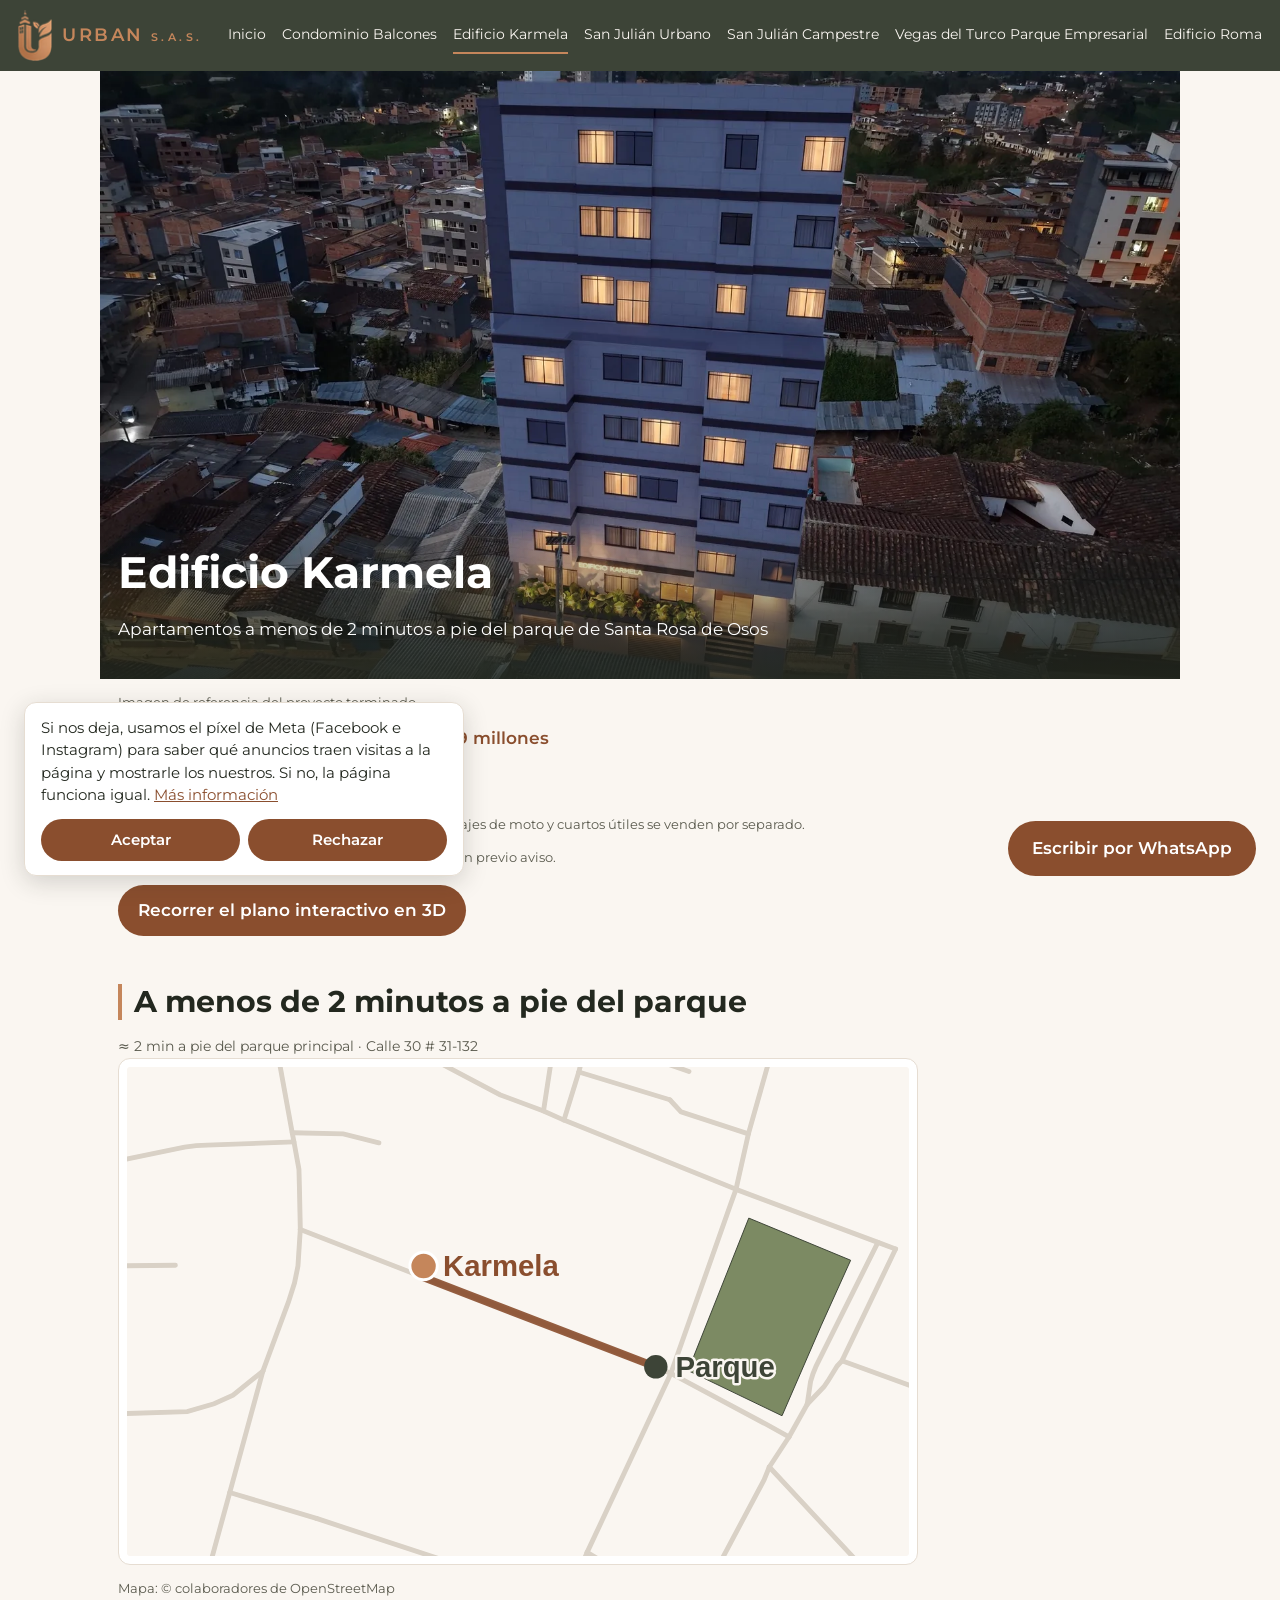
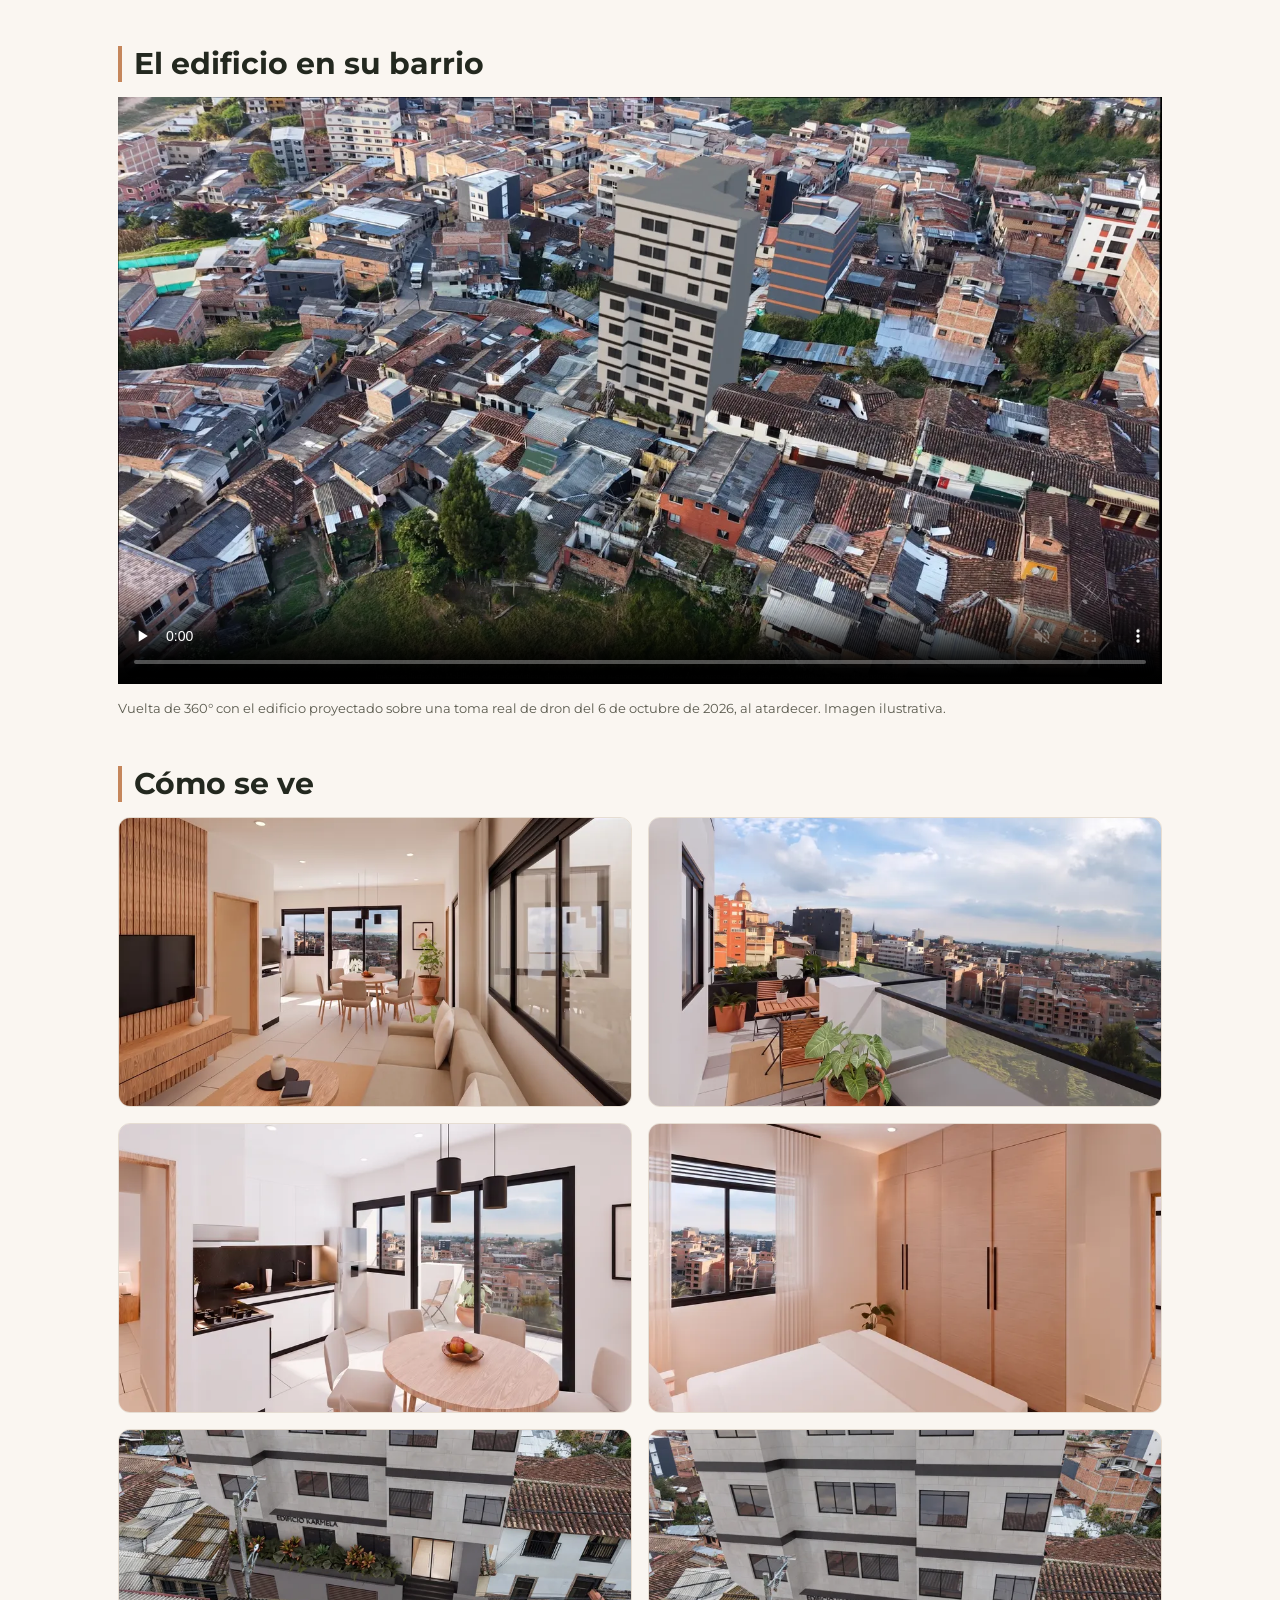
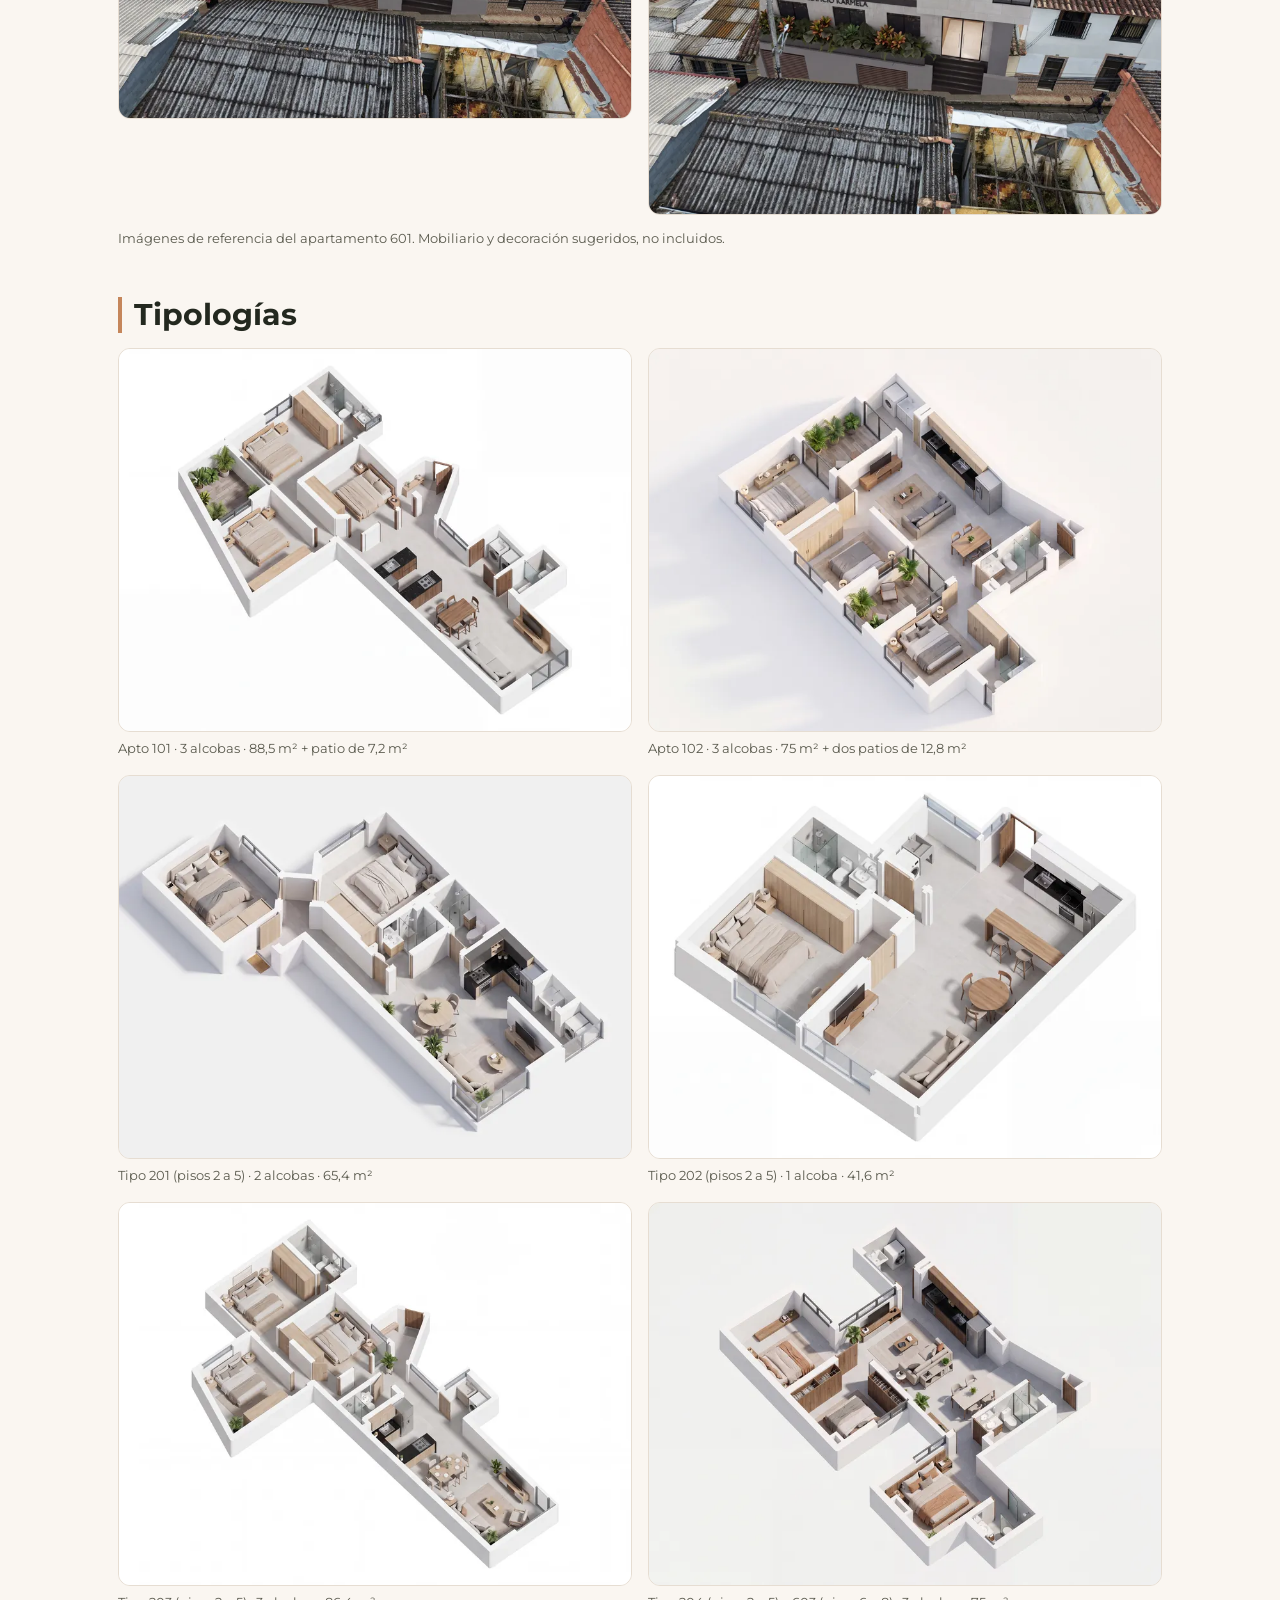
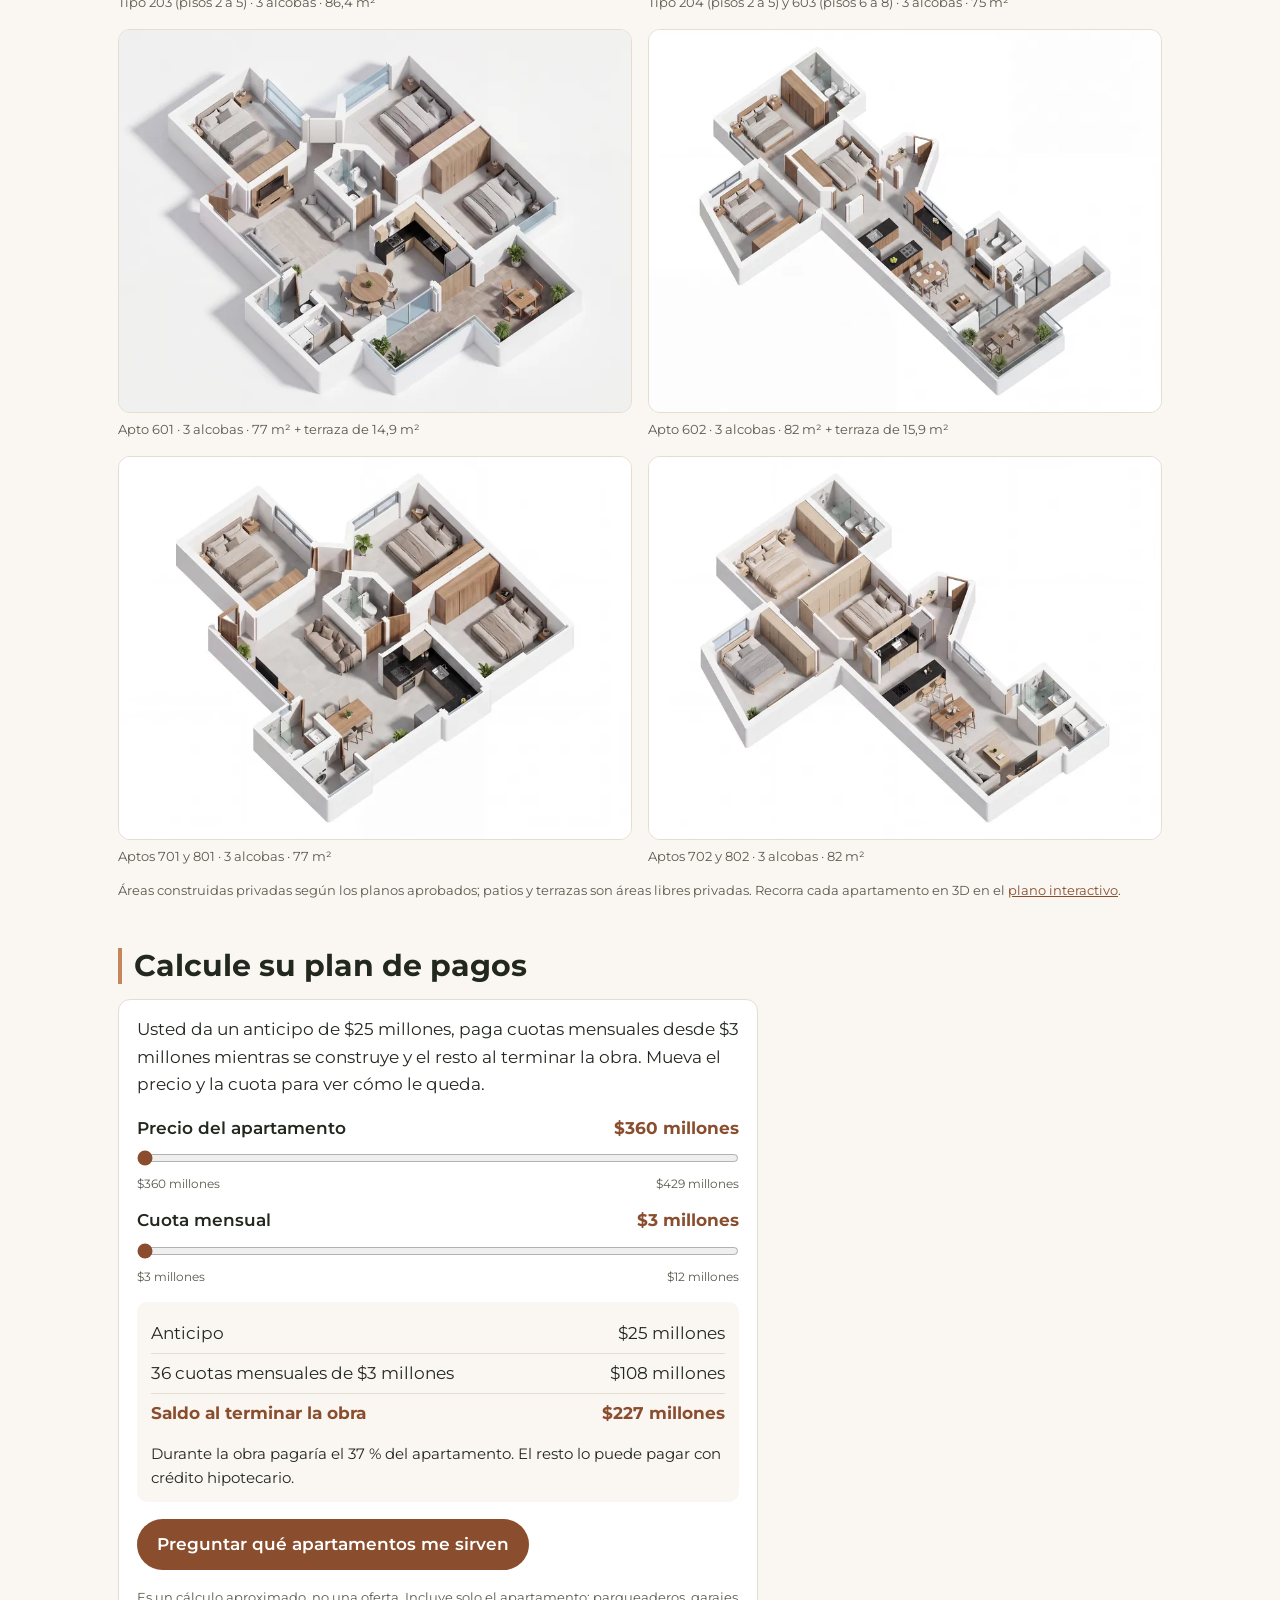
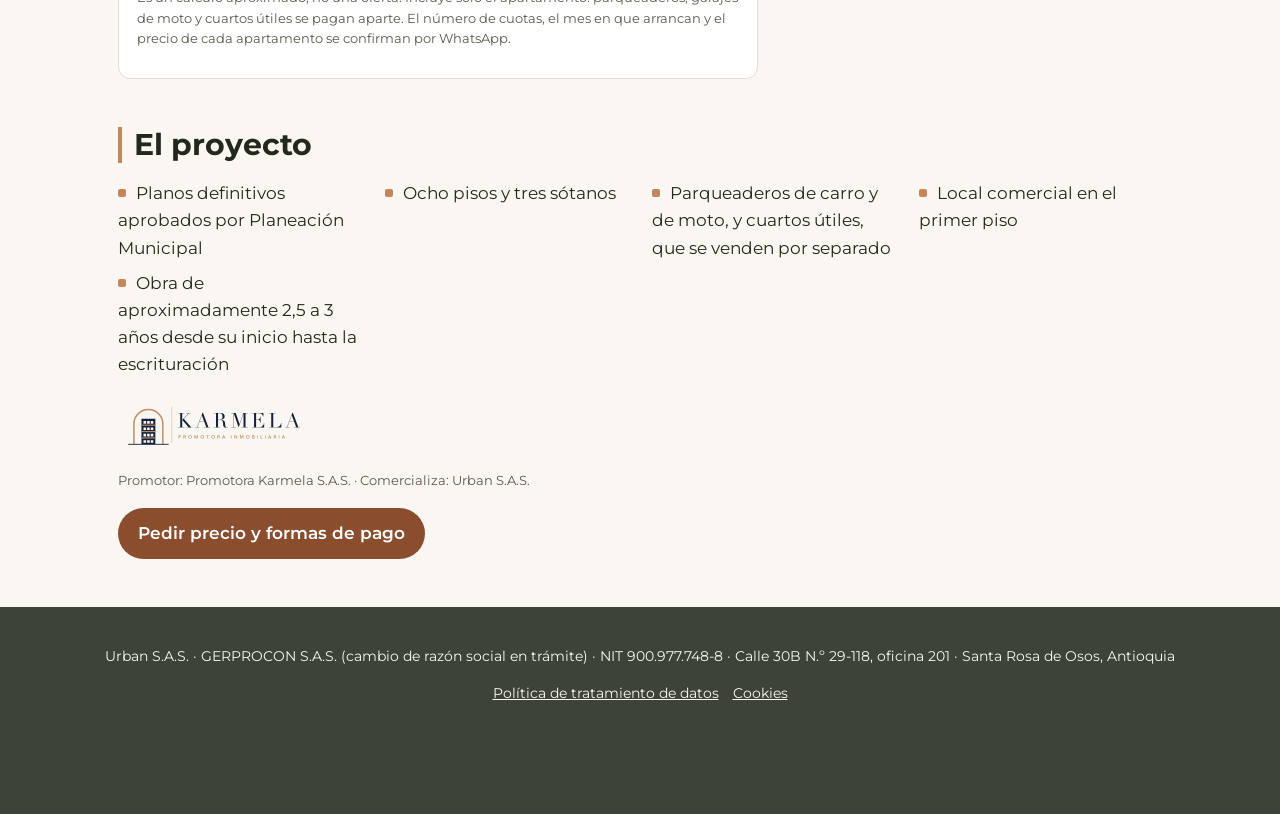
<file: karmela/index.html>
<!DOCTYPE html>
<html lang="es-CO">
<head>
<meta charset="utf-8">
<meta name="viewport" content="width=device-width, initial-scale=1">
<title>Edificio Karmela — Urban S.A.S.</title>
<meta name="description" content="Apartamentos a menos de 2 minutos a pie del parque de Santa Rosa de Osos. Planos aprobados.">
<link rel="canonical" href="https://urbansas.com.co/karmela/">
<link rel="preload" href="/fuentes/montserrat.woff2" as="font" type="font/woff2" crossorigin>
<link rel="stylesheet" href="/css/urban.css">
<link rel="icon" href="/img/favicon-32.png" sizes="32x32">
<meta property="og:title" content="Edificio Karmela">
<meta property="og:description" content="Apartamentos a menos de 2 minutos a pie del parque de Santa Rosa de Osos. Planos aprobados.">
<meta property="og:url" content="https://urbansas.com.co/karmela/">
<meta property="og:type" content="website">
<meta property="og:locale" content="es_CO">
<meta property="og:image" content="https://urbansas.com.co/karmela/img/fachada-1600.webp">
<meta property="og:image:alt" content="Edificio Karmela">
<script src="/js/cookies.js" data-pixel="1586453812766345" defer></script>
</head>
<body data-proyecto="Edificio Karmela">
<header class="encabezado">
  <a class="marca" href="/"><img src="/img/urban-icono.png" srcset="/img/urban-icono.png 1x, /img/urban-icono@2x.png 2x" alt="" width="34" height="48"><span>URBAN <small>S.A.S.</small></span></a>
  <nav class="menu" aria-label="Menú"><a href="/">Inicio</a><a href="/balcones/">Condominio Balcones</a><a href="/karmela/" aria-current="page">Edificio Karmela</a><a href="/san-julian-urbano/">San Julián Urbano</a><a href="/san-julian-campestre/">San Julián Campestre</a><a href="/vegas-del-turco/">Vegas del Turco Parque Empresarial</a><a href="/edificio-roma/">Edificio Roma</a></nav>
</header>
<main>

<section class="heroe"><img src="/karmela/img/fachada-800.webp" srcset="/karmela/img/fachada-800.webp 800w, /karmela/img/fachada-1600.webp 1600w" sizes="(min-width: 1080px) 1080px, 100vw" width="1600" height="1200" alt="El Edificio Karmela completo, de noche, en su calle de Santa Rosa de Osos" fetchpriority="high" style="object-position: 50% 24%">
  <div class="sobre"><h1>Edificio Karmela</h1><p>Apartamentos a menos de 2 minutos a pie del parque de Santa Rosa de Osos</p></div></section>
<p class="nota">Imagen de referencia del proyecto terminado.</p>
<p class="rango">de 75 a 82 m² · desde $360 hasta $429 millones</p>
<p>6 apartamentos disponibles.</p>
<p class="nota">El precio es solo del apartamento: parqueaderos, garajes de moto y cuartos útiles se venden por separado.</p>
<p class="nota">Precios de lista, sujetos a disponibilidad y a cambio sin previo aviso.</p>
<p><a class="boton" href="/karmela/plano/">Recorrer el plano interactivo en 3D</a></p>

<h2>A menos de 2 minutos a pie del parque</h2>
<p class="minutos">≈ 2 min a pie del parque principal · Calle 30 # 31-132</p>
<img class="planito" src="/img/planito-karmela.svg" alt="Ruta a pie del parque principal a Karmela" width="800" height="500">
<p class="nota">Mapa: © colaboradores de OpenStreetMap</p>

<h2>El edificio en su barrio</h2>
<video controls playsinline loop muted preload="none" poster="/karmela/img/vuelta-360-poster-1600.webp" src="/video/karmela-vuelta-360.mp4" aria-label="Vuelta de 360 grados alrededor del Edificio Karmela, montado sobre una toma real de dron de su barrio"></video>
<p class="nota">Vuelta de 360° con el edificio proyectado sobre una toma real de dron del 6 de octubre de 2026, al atardecer. Imagen ilustrativa.</p>

<h2>Cómo se ve</h2>
<div class="galeria"><img src="/karmela/img/salon-800.webp" srcset="/karmela/img/salon-800.webp 800w, /karmela/img/salon-1600.webp 1600w" sizes="(min-width: 1080px) 520px, (min-width: 760px) 50vw, 100vw" width="1600" height="900" alt="Salón y comedor del apartamento 601, con vista al pueblo" loading="lazy"><img src="/karmela/img/terraza-800.webp" srcset="/karmela/img/terraza-800.webp 800w, /karmela/img/terraza-1600.webp 1600w" sizes="(min-width: 1080px) 520px, (min-width: 760px) 50vw, 100vw" width="1600" height="900" alt="Terraza del apartamento 601 con vista a Santa Rosa de Osos y las montañas" loading="lazy"><img src="/karmela/img/cocina-800.webp" srcset="/karmela/img/cocina-800.webp 800w, /karmela/img/cocina-1600.webp 1600w" sizes="(min-width: 1080px) 520px, (min-width: 760px) 50vw, 100vw" width="1600" height="900" alt="Comedor y cocina del apartamento 601 con salida a la terraza" loading="lazy"><img src="/karmela/img/alcoba-800.webp" srcset="/karmela/img/alcoba-800.webp 800w, /karmela/img/alcoba-1600.webp 1600w" sizes="(min-width: 1080px) 520px, (min-width: 760px) 50vw, 100vw" width="1600" height="900" alt="Alcoba principal del apartamento 601" loading="lazy"><img src="/karmela/img/entrada-800.webp" srcset="/karmela/img/entrada-800.webp 800w, /karmela/img/entrada-1600.webp 1600w" sizes="(min-width: 1080px) 520px, (min-width: 760px) 50vw, 100vw" width="1600" height="900" alt="Entrada del Edificio Karmela con su letrero y las jardineras" loading="lazy"><img src="/karmela/img/aerea-800.webp" srcset="/karmela/img/aerea-800.webp 800w, /karmela/img/aerea-1600.webp 1600w" sizes="(min-width: 1080px) 520px, (min-width: 760px) 50vw, 100vw" width="1600" height="1200" alt="Vista aérea desde el dron del acceso y los primeros pisos del edificio" loading="lazy"></div>
<p class="nota">Imágenes de referencia del apartamento 601. Mobiliario y decoración sugeridos, no incluidos.</p>

<h2>Tipologías</h2>
<div class="galeria"><figure><img src="/karmela/img/tipo-101-800.webp" srcset="/karmela/img/tipo-101-800.webp 800w, /karmela/img/tipo-101-1600.webp 1600w" sizes="(min-width: 1080px) 520px, (min-width: 760px) 50vw, 100vw" width="1600" height="1195" alt="Isométrico del apartamento 101, de tres alcobas, 88,5 m² y patio privado de 7,2 m²" loading="lazy"><figcaption>Apto 101 · 3 alcobas · 88,5 m² + patio de 7,2 m²</figcaption></figure><figure><img src="/karmela/img/tipo-102-800.webp" srcset="/karmela/img/tipo-102-800.webp 800w, /karmela/img/tipo-102-1600.webp 1600w" sizes="(min-width: 1080px) 520px, (min-width: 760px) 50vw, 100vw" width="1600" height="1195" alt="Isométrico del apartamento 102, de tres alcobas, 75 m² y dos patios privados que suman 12,8 m²" loading="lazy"><figcaption>Apto 102 · 3 alcobas · 75 m² + dos patios de 12,8 m²</figcaption></figure><figure><img src="/karmela/img/tipo-201-800.webp" srcset="/karmela/img/tipo-201-800.webp 800w, /karmela/img/tipo-201-1600.webp 1600w" sizes="(min-width: 1080px) 520px, (min-width: 760px) 50vw, 100vw" width="1600" height="1195" alt="Isométrico del apartamento tipo 201, de dos alcobas y 65,4 m²" loading="lazy"><figcaption>Tipo 201 (pisos 2 a 5) · 2 alcobas · 65,4 m²</figcaption></figure><figure><img src="/karmela/img/tipo-202-800.webp" srcset="/karmela/img/tipo-202-800.webp 800w, /karmela/img/tipo-202-1600.webp 1600w" sizes="(min-width: 1080px) 520px, (min-width: 760px) 50vw, 100vw" width="1600" height="1195" alt="Isométrico del apartamento tipo 202, de una alcoba y 41,6 m²" loading="lazy"><figcaption>Tipo 202 (pisos 2 a 5) · 1 alcoba · 41,6 m²</figcaption></figure><figure><img src="/karmela/img/tipo-203-800.webp" srcset="/karmela/img/tipo-203-800.webp 800w, /karmela/img/tipo-203-1600.webp 1600w" sizes="(min-width: 1080px) 520px, (min-width: 760px) 50vw, 100vw" width="1600" height="1195" alt="Isométrico del apartamento tipo 203, de tres alcobas y 86,4 m²" loading="lazy"><figcaption>Tipo 203 (pisos 2 a 5) · 3 alcobas · 86,4 m²</figcaption></figure><figure><img src="/karmela/img/tipo-204-800.webp" srcset="/karmela/img/tipo-204-800.webp 800w, /karmela/img/tipo-204-1600.webp 1600w" sizes="(min-width: 1080px) 520px, (min-width: 760px) 50vw, 100vw" width="1600" height="1195" alt="Isométrico de los apartamentos tipo 204 y 603, de tres alcobas y 75 m²" loading="lazy"><figcaption>Tipo 204 (pisos 2 a 5) y 603 (pisos 6 a 8) · 3 alcobas · 75 m²</figcaption></figure><figure><img src="/karmela/img/tipo-601-800.webp" srcset="/karmela/img/tipo-601-800.webp 800w, /karmela/img/tipo-601-1600.webp 1600w" sizes="(min-width: 1080px) 520px, (min-width: 760px) 50vw, 100vw" width="1600" height="1195" alt="Isométrico del apartamento 601, de tres alcobas, 77 m² y terraza de 14,9 m²" loading="lazy"><figcaption>Apto 601 · 3 alcobas · 77 m² + terraza de 14,9 m²</figcaption></figure><figure><img src="/karmela/img/tipo-602-800.webp" srcset="/karmela/img/tipo-602-800.webp 800w, /karmela/img/tipo-602-1600.webp 1600w" sizes="(min-width: 1080px) 520px, (min-width: 760px) 50vw, 100vw" width="1600" height="1195" alt="Isométrico del apartamento 602, de tres alcobas, 82 m² y terraza de 15,9 m²" loading="lazy"><figcaption>Apto 602 · 3 alcobas · 82 m² + terraza de 15,9 m²</figcaption></figure><figure><img src="/karmela/img/tipo-701-800.webp" srcset="/karmela/img/tipo-701-800.webp 800w, /karmela/img/tipo-701-1600.webp 1600w" sizes="(min-width: 1080px) 520px, (min-width: 760px) 50vw, 100vw" width="1600" height="1195" alt="Isométrico de los apartamentos 701 y 801, de tres alcobas y 77 m²" loading="lazy"><figcaption>Aptos 701 y 801 · 3 alcobas · 77 m²</figcaption></figure><figure><img src="/karmela/img/tipo-702-800.webp" srcset="/karmela/img/tipo-702-800.webp 800w, /karmela/img/tipo-702-1600.webp 1600w" sizes="(min-width: 1080px) 520px, (min-width: 760px) 50vw, 100vw" width="1600" height="1195" alt="Isométrico de los apartamentos 702 y 802, de tres alcobas y 82 m²" loading="lazy"><figcaption>Aptos 702 y 802 · 3 alcobas · 82 m²</figcaption></figure></div>
<p class="nota">Áreas construidas privadas según los planos aprobados; patios y terrazas son áreas libres privadas. Recorra cada apartamento en 3D en el <a href="/karmela/plano/">plano interactivo</a>.</p>

<h2>Calcule su plan de pagos</h2>
<div class="calculadora" data-anticipo="25" data-cuota-minima="3" data-meses="36">
  <p>Usted da un anticipo de $25 millones, paga cuotas mensuales desde $3 millones mientras se construye y el resto al terminar la obra. Mueva el precio y la cuota para ver cómo le queda.</p>
  <label for="plan-precio">Precio del apartamento <strong data-ver="precio">$360 millones</strong></label>
  <input id="plan-precio" name="precio" type="range" min="360" max="429" step="1" value="360">
  <p class="plan-extremos"><span>$360 millones</span><span>$429 millones</span></p>
  <label for="plan-cuota">Cuota mensual <strong data-ver="cuota">$3 millones</strong></label>
  <input id="plan-cuota" name="cuota" type="range" min="3" max="12" step="0.5" value="3">
  <p class="plan-extremos"><span>$3 millones</span><span>$12 millones</span></p>
  <div class="plan-resultado" aria-live="polite"><dl class="plan-filas"><div><dt>Anticipo</dt><dd>$25 millones</dd></div><div><dt>36 cuotas mensuales de $3 millones</dt><dd>$108 millones</dd></div><div><dt>Saldo al terminar la obra</dt><dd>$227 millones</dd></div></dl><p class="plan-resumen">Durante la obra pagaría el 37 % del apartamento. El resto lo puede pagar con crédito hipotecario.</p></div>
  <p><a class="boton plan-whatsapp" href="https://wa.me/573203769226?text=Hola%2C%20vi%20en%20la%20p%C3%A1gina%20de%20Urban%20el%20proyecto%20Edificio%20Karmela.%20Quiero%20precio%20y%20formas%20de%20pago.">Preguntar qué apartamentos me sirven</a></p>
  <p class="nota">Es un cálculo aproximado, no una oferta. Incluye solo el apartamento: parqueaderos, garajes de moto y cuartos útiles se pagan aparte. El número de cuotas, el mes en que arrancan y el precio de cada apartamento se confirman por WhatsApp.</p>
</div>
<script type="module">
  import { montarCalculadora } from '/js/plan-pagos.js';
  document.querySelectorAll('.calculadora').forEach(montarCalculadora);
</script>

<h2>El proyecto</h2>
<ul class="lista-datos"><li>Planos definitivos aprobados por Planeación Municipal</li><li>Ocho pisos y tres sótanos</li><li>Parqueaderos de carro y de moto, y cuartos útiles, que se venden por separado</li><li>Local comercial en el primer piso</li><li>Obra de aproximadamente 2,5 a 3 años desde su inicio hasta la escrituración</li></ul>
<p><img src="/karmela/logo-karmela.svg" alt="Edificio Karmela" width="220" height="58"></p>
<p class="nota">Promotor: Promotora Karmela S.A.S. · Comercializa: Urban S.A.S.</p>
<p><a class="boton" href="https://wa.me/573203769226?text=Hola%2C%20vi%20en%20la%20p%C3%A1gina%20de%20Urban%20el%20proyecto%20Edificio%20Karmela.%20Quiero%20precio%20y%20formas%20de%20pago.">Pedir precio y formas de pago</a></p>
</main>
<footer class="pie">
  <p>Urban S.A.S. · GERPROCON S.A.S. (cambio de razón social en trámite) · NIT 900.977.748-8 · Calle 30B N.º 29-118, oficina 201 · Santa Rosa de Osos, Antioquia</p>
  <p><a href="/privacidad/">Política de tratamiento de datos</a> <button type="button" class="cambiar-cookies" hidden>Cookies</button></p>
</footer>
<a class="whatsapp-fijo" href="https://wa.me/573203769226?text=Hola%2C%20vi%20en%20la%20p%C3%A1gina%20de%20Urban%20el%20proyecto%20Edificio%20Karmela.%20Quiero%20precio%20y%20formas%20de%20pago.">Escribir por WhatsApp</a>
</body>
</html>
</file>
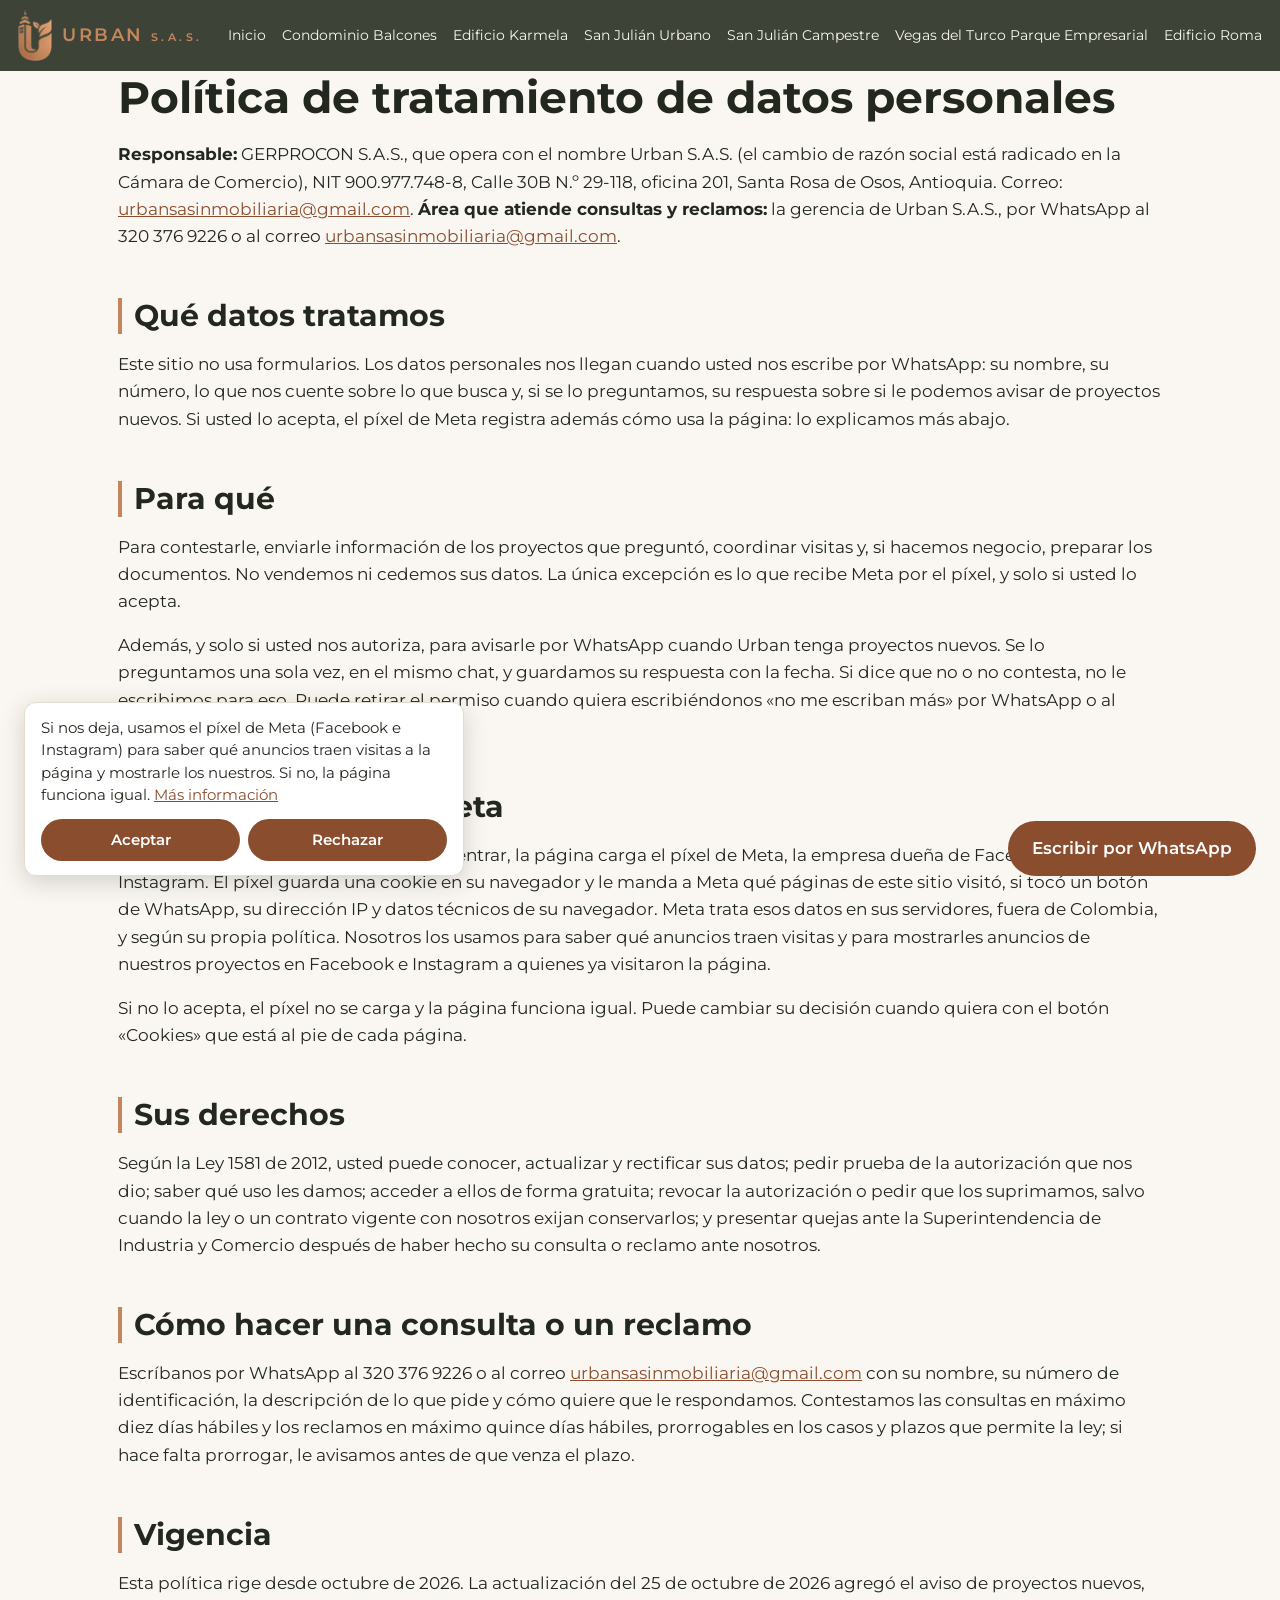
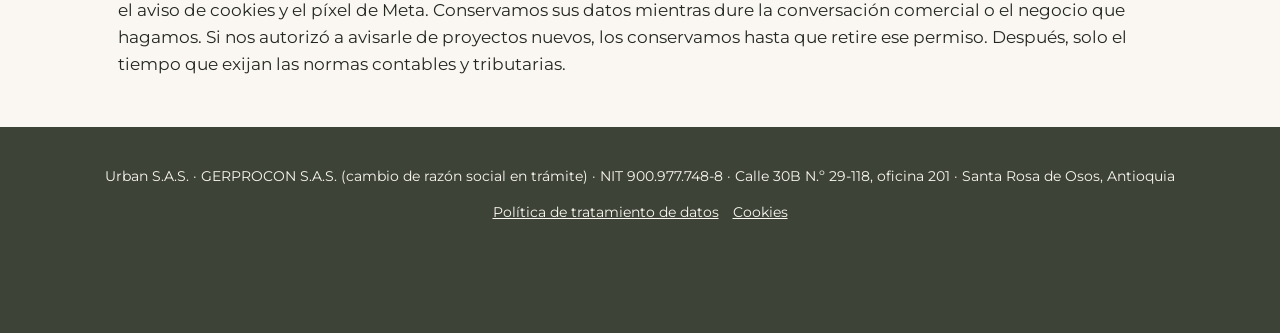
<file: privacidad/index.html>
<!DOCTYPE html>
<html lang="es-CO">
<head>
<meta charset="utf-8">
<meta name="viewport" content="width=device-width, initial-scale=1">
<title>Política de tratamiento de datos — Urban S.A.S.</title>
<meta name="description" content="Cómo trata Urban S.A.S. los datos personales.">
<link rel="canonical" href="https://urbansas.com.co/privacidad/">
<link rel="preload" href="/fuentes/montserrat.woff2" as="font" type="font/woff2" crossorigin>
<link rel="stylesheet" href="/css/urban.css">
<link rel="icon" href="/img/favicon-32.png" sizes="32x32">
<meta property="og:title" content="Política de tratamiento de datos">
<meta property="og:description" content="Cómo trata Urban S.A.S. los datos personales.">
<meta property="og:url" content="https://urbansas.com.co/privacidad/">
<meta property="og:type" content="website">
<meta property="og:locale" content="es_CO">
<meta property="og:image" content="https://urbansas.com.co/img/parque-1600.webp">
<meta property="og:image:alt" content="Política de tratamiento de datos">
<script src="/js/cookies.js" data-pixel="1586453812766345" defer></script>
</head>
<body>
<header class="encabezado">
  <a class="marca" href="/"><img src="/img/urban-icono.png" srcset="/img/urban-icono.png 1x, /img/urban-icono@2x.png 2x" alt="" width="34" height="48"><span>URBAN <small>S.A.S.</small></span></a>
  <nav class="menu" aria-label="Menú"><a href="/">Inicio</a><a href="/balcones/">Condominio Balcones</a><a href="/karmela/">Edificio Karmela</a><a href="/san-julian-urbano/">San Julián Urbano</a><a href="/san-julian-campestre/">San Julián Campestre</a><a href="/vegas-del-turco/">Vegas del Turco Parque Empresarial</a><a href="/edificio-roma/">Edificio Roma</a></nav>
</header>
<main>

<h1>Política de tratamiento de datos personales</h1>
<p><strong>Responsable:</strong> GERPROCON S.A.S., que opera con el nombre Urban S.A.S. (el cambio de razón social está radicado en la Cámara de Comercio), NIT 900.977.748-8, Calle 30B N.º 29-118, oficina 201, Santa Rosa de Osos, Antioquia. Correo: <a href="mailto:urbansasinmobiliaria@gmail.com">urbansasinmobiliaria@gmail.com</a>. <strong>Área que atiende consultas y reclamos:</strong> la gerencia de Urban S.A.S., por WhatsApp al 320 376 9226 o al correo <a href="mailto:urbansasinmobiliaria@gmail.com">urbansasinmobiliaria@gmail.com</a>.</p>
<h2>Qué datos tratamos</h2>
<p>Este sitio no usa formularios. Los datos personales nos llegan cuando usted nos escribe por WhatsApp: su nombre, su número, lo que nos cuente sobre lo que busca y, si se lo preguntamos, su respuesta sobre si le podemos avisar de proyectos nuevos. Si usted lo acepta, el píxel de Meta registra además cómo usa la página: lo explicamos más abajo.</p>
<h2>Para qué</h2>
<p>Para contestarle, enviarle información de los proyectos que preguntó, coordinar visitas y, si hacemos negocio, preparar los documentos. No vendemos ni cedemos sus datos. La única excepción es lo que recibe Meta por el píxel, y solo si usted lo acepta.</p>
<p>Además, y solo si usted nos autoriza, para avisarle por WhatsApp cuando Urban tenga proyectos nuevos. Se lo preguntamos una sola vez, en el mismo chat, y guardamos su respuesta con la fecha. Si dice que no o no contesta, no le escribimos para eso. Puede retirar el permiso cuando quiera escribiéndonos «no me escriban más» por WhatsApp o al correo.</p>

<h2>Cookies y píxel de Meta</h2>
<p>Si usted lo acepta en el aviso que sale al entrar, la página carga el píxel de Meta, la empresa dueña de Facebook e Instagram. El píxel guarda una cookie en su navegador y le manda a Meta qué páginas de este sitio visitó, si tocó un botón de WhatsApp, su dirección IP y datos técnicos de su navegador. Meta trata esos datos en sus servidores, fuera de Colombia, y según su propia política. Nosotros los usamos para saber qué anuncios traen visitas y para mostrarles anuncios de nuestros proyectos en Facebook e Instagram a quienes ya visitaron la página.</p>
<p>Si no lo acepta, el píxel no se carga y la página funciona igual. Puede cambiar su decisión cuando quiera con el botón «Cookies» que está al pie de cada página.</p>
<h2>Sus derechos</h2>
<p>Según la Ley 1581 de 2012, usted puede conocer, actualizar y rectificar sus datos; pedir prueba de la autorización que nos dio; saber qué uso les damos; acceder a ellos de forma gratuita; revocar la autorización o pedir que los suprimamos, salvo cuando la ley o un contrato vigente con nosotros exijan conservarlos; y presentar quejas ante la Superintendencia de Industria y Comercio después de haber hecho su consulta o reclamo ante nosotros.</p>
<h2>Cómo hacer una consulta o un reclamo</h2>
<p>Escríbanos por WhatsApp al 320 376 9226 o al correo <a href="mailto:urbansasinmobiliaria@gmail.com">urbansasinmobiliaria@gmail.com</a> con su nombre, su número de identificación, la descripción de lo que pide y cómo quiere que le respondamos. Contestamos las consultas en máximo diez días hábiles y los reclamos en máximo quince días hábiles, prorrogables en los casos y plazos que permite la ley; si hace falta prorrogar, le avisamos antes de que venza el plazo.</p>
<h2>Vigencia</h2>
<p>Esta política rige desde octubre de 2026. La actualización del 25 de octubre de 2026 agregó el aviso de proyectos nuevos, el aviso de cookies y el píxel de Meta. Conservamos sus datos mientras dure la conversación comercial o el negocio que hagamos. Si nos autorizó a avisarle de proyectos nuevos, los conservamos hasta que retire ese permiso. Después, solo el tiempo que exijan las normas contables y tributarias.</p>
</main>
<footer class="pie">
  <p>Urban S.A.S. · GERPROCON S.A.S. (cambio de razón social en trámite) · NIT 900.977.748-8 · Calle 30B N.º 29-118, oficina 201 · Santa Rosa de Osos, Antioquia</p>
  <p><a href="/privacidad/">Política de tratamiento de datos</a> <button type="button" class="cambiar-cookies" hidden>Cookies</button></p>
</footer>
<a class="whatsapp-fijo" href="https://wa.me/573203769226?text=Hola%2C%20vi%20la%20p%C3%A1gina%20de%20Urban.%20Quiero%20informaci%C3%B3n.">Escribir por WhatsApp</a>
</body>
</html>
</file>
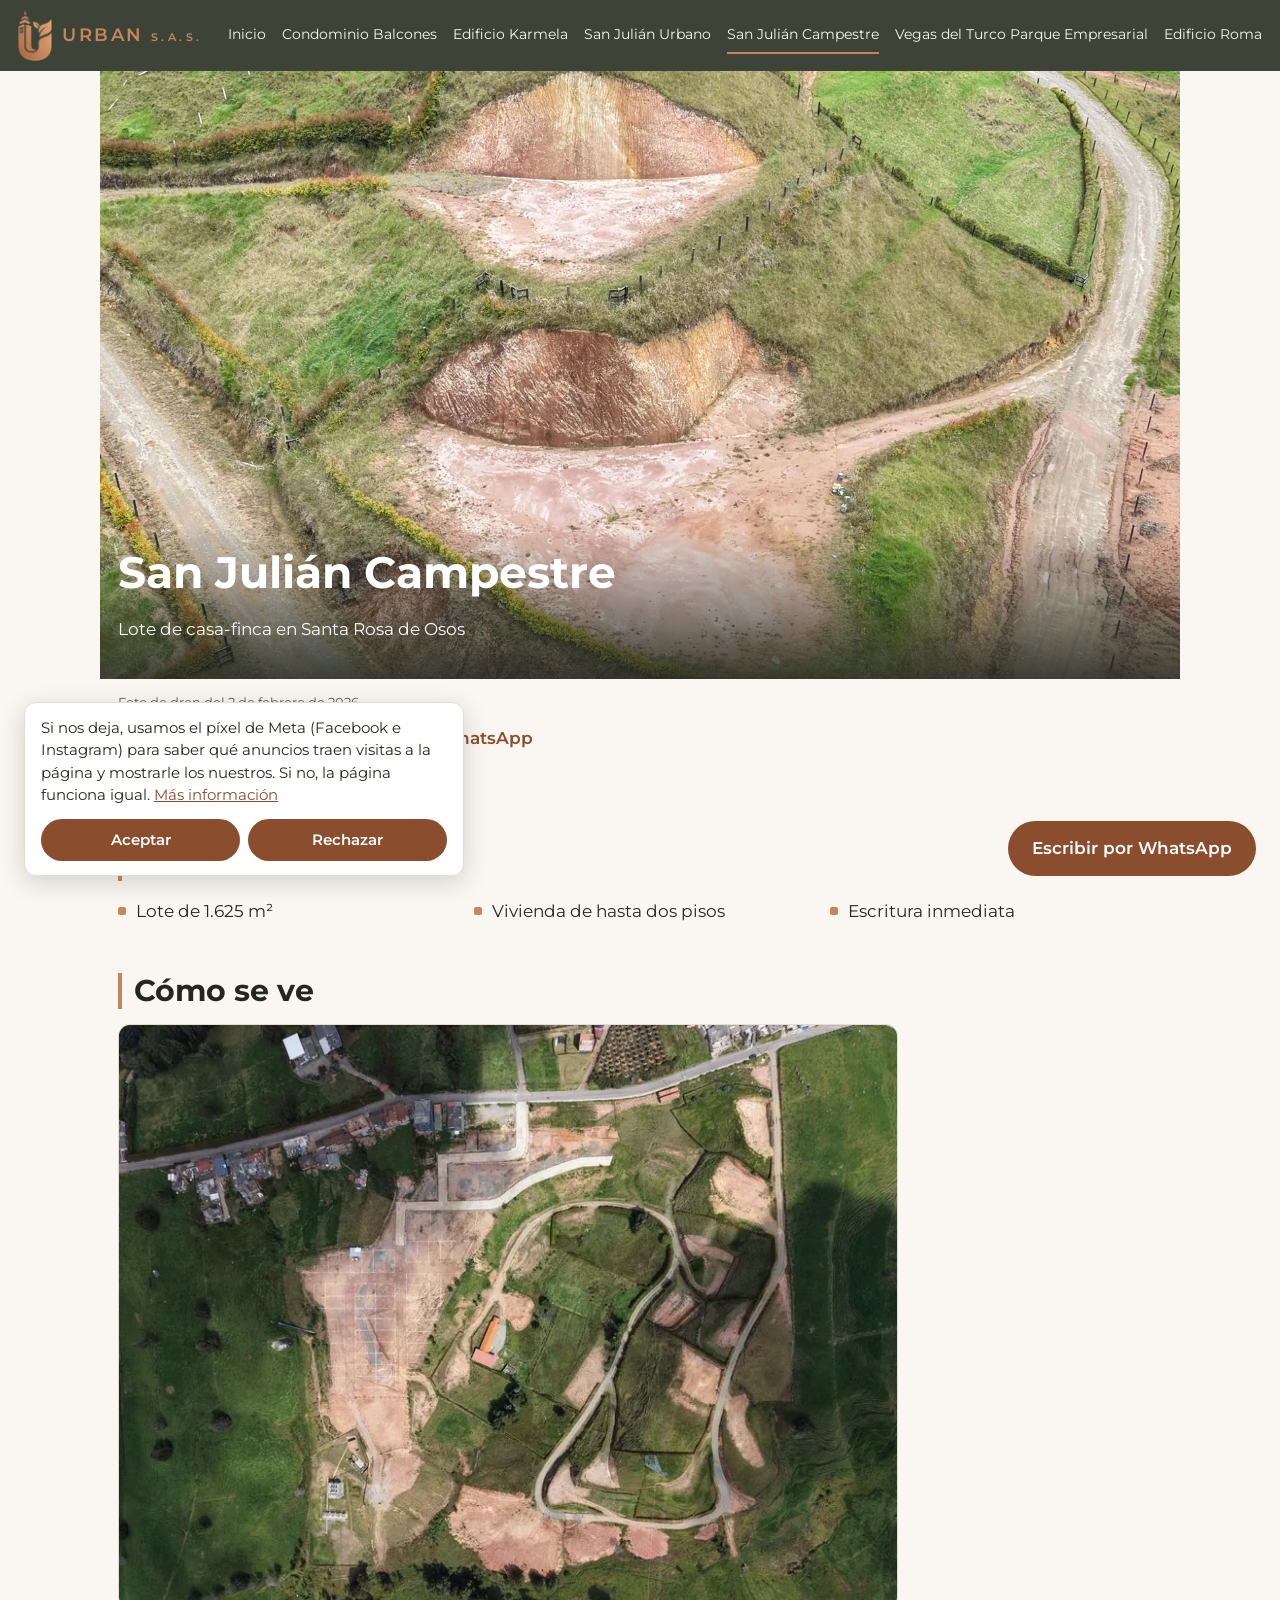
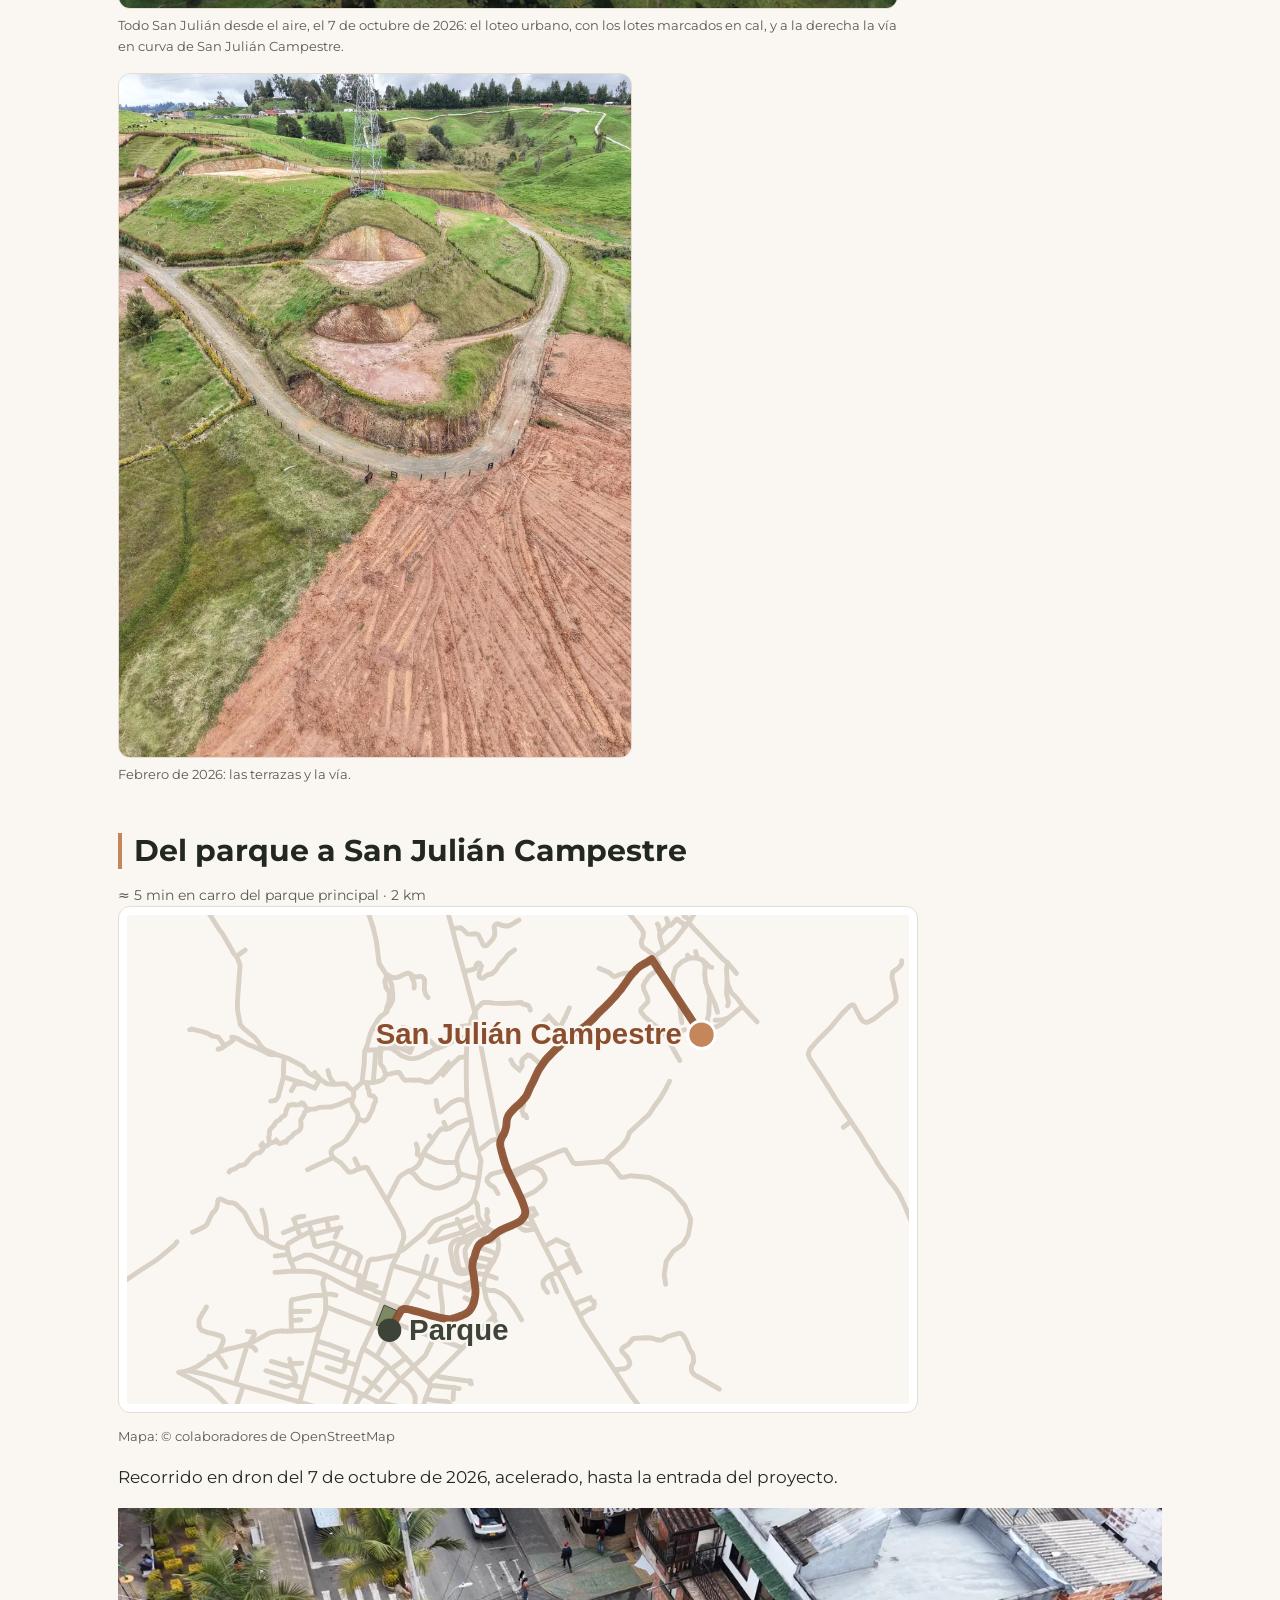
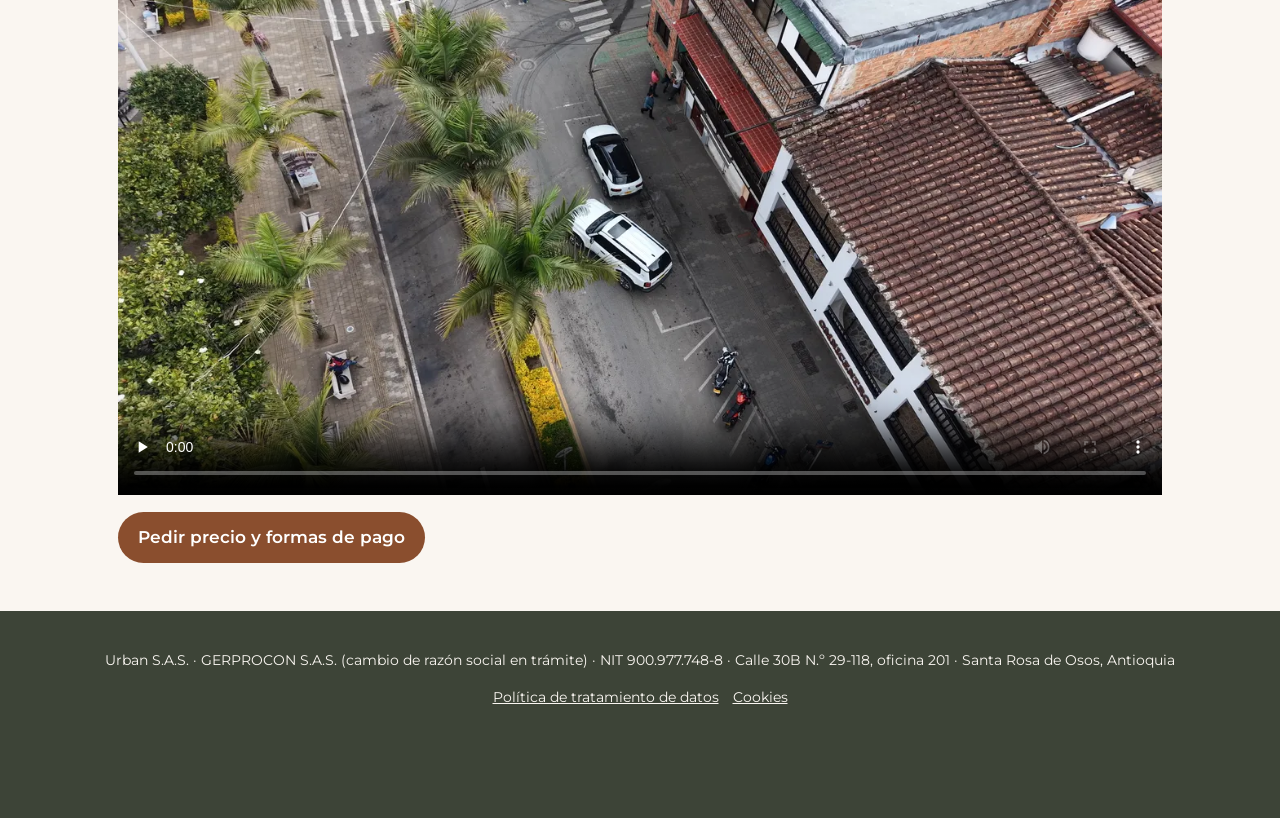
<file: san-julian-campestre/index.html>
<!DOCTYPE html>
<html lang="es-CO">
<head>
<meta charset="utf-8">
<meta name="viewport" content="width=device-width, initial-scale=1">
<title>San Julián Campestre — Urban S.A.S.</title>
<meta name="description" content="Lote de casa-finca de 1.625 m² en Santa Rosa de Osos: vivienda de hasta dos pisos y escritura inmediata.">
<link rel="canonical" href="https://urbansas.com.co/san-julian-campestre/">
<link rel="preload" href="/fuentes/montserrat.woff2" as="font" type="font/woff2" crossorigin>
<link rel="stylesheet" href="/css/urban.css">
<link rel="icon" href="/img/favicon-32.png" sizes="32x32">
<meta property="og:title" content="San Julián Campestre">
<meta property="og:description" content="Lote de casa-finca de 1.625 m² en Santa Rosa de Osos: vivienda de hasta dos pisos y escritura inmediata.">
<meta property="og:url" content="https://urbansas.com.co/san-julian-campestre/">
<meta property="og:type" content="website">
<meta property="og:locale" content="es_CO">
<meta property="og:image" content="https://urbansas.com.co/san-julian/campestre-portada-1600.webp">
<meta property="og:image:alt" content="San Julián Campestre">
<script src="/js/cookies.js" data-pixel="1586453812766345" defer></script>
</head>
<body data-proyecto="San Julián Campestre">
<header class="encabezado">
  <a class="marca" href="/"><img src="/img/urban-icono.png" srcset="/img/urban-icono.png 1x, /img/urban-icono@2x.png 2x" alt="" width="34" height="48"><span>URBAN <small>S.A.S.</small></span></a>
  <nav class="menu" aria-label="Menú"><a href="/">Inicio</a><a href="/balcones/">Condominio Balcones</a><a href="/karmela/">Edificio Karmela</a><a href="/san-julian-urbano/">San Julián Urbano</a><a href="/san-julian-campestre/" aria-current="page">San Julián Campestre</a><a href="/vegas-del-turco/">Vegas del Turco Parque Empresarial</a><a href="/edificio-roma/">Edificio Roma</a></nav>
</header>
<main>

<section class="heroe"><img src="/san-julian/campestre-portada-800.webp" srcset="/san-julian/campestre-portada-800.webp 800w, /san-julian/campestre-portada-1600.webp 1600w" sizes="(min-width: 1080px) 1080px, 100vw" width="800" height="1067" alt="Terrazas del loteo San Julián Campestre con la vía en curva, vistas desde el aire" fetchpriority="high" style="object-position: 50% 30%">
  <div class="sobre"><h1>San Julián Campestre</h1><p>Lote de casa-finca en Santa Rosa de Osos</p></div></section>
<p class="nota">Foto de dron del 2 de febrero de 2026.</p>
<p class="rango">1.625 m² · Precio y condiciones por WhatsApp</p>
<p>1 lote disponible.</p>

<h2>El lote</h2>
<ul class="lista-datos"><li>Lote de 1.625 m²</li><li>Vivienda de hasta dos pisos</li><li>Escritura inmediata</li></ul>

<h2>Cómo se ve</h2>
<div class="galeria"><figure class="ancha"><img src="/san-julian/todo-san-julian-800.webp" srcset="/san-julian/todo-san-julian-800.webp 800w, /san-julian/todo-san-julian-1600.webp 1600w" sizes="(min-width: 840px) 780px, 100vw" width="800" height="600" alt="Foto de dron de todo San Julián desde el aire: a la izquierda el loteo urbano con los lotes marcados en cal, arriba la calle del pueblo y a la derecha la vía en curva de San Julián Campestre" loading="lazy"><figcaption>Todo San Julián desde el aire, el 7 de octubre de 2026: el loteo urbano, con los lotes marcados en cal, y a la derecha la vía en curva de San Julián Campestre.</figcaption></figure><figure><img src="/san-julian/campestre-terrazas-800.webp" srcset="/san-julian/campestre-terrazas-800.webp 800w, /san-julian/campestre-terrazas-1600.webp 1600w" sizes="(min-width: 1080px) 520px, (min-width: 760px) 50vw, 100vw" width="800" height="1067" alt="Terrazas del loteo con la vía en curva y las montañas de Santa Rosa de Osos al fondo" loading="lazy"><figcaption>Febrero de 2026: las terrazas y la vía.</figcaption></figure></div>

<h2>Del parque a San Julián Campestre</h2>
<p class="minutos">≈ 5 min en carro del parque principal · 2 km</p>
<img class="planito" src="/img/planito-san-julian-campestre.svg" alt="Ruta del parque principal a San Julián Campestre" width="800" height="500">
<p class="nota">Mapa: © colaboradores de OpenStreetMap</p>
<p>Recorrido en dron del 7 de octubre de 2026, acelerado, hasta la entrada del proyecto.</p>
<video controls playsinline preload="none" poster="/img/balcones-recorrido-poster.webp" src="/video/balcones-recorrido.mp4#t=0,23.1"></video>
<p><a class="boton" href="https://wa.me/573203769226?text=Hola%2C%20vi%20en%20la%20p%C3%A1gina%20de%20Urban%20el%20proyecto%20San%20Juli%C3%A1n%20Campestre.%20Quiero%20precio%20y%20formas%20de%20pago.">Pedir precio y formas de pago</a></p>
</main>
<footer class="pie">
  <p>Urban S.A.S. · GERPROCON S.A.S. (cambio de razón social en trámite) · NIT 900.977.748-8 · Calle 30B N.º 29-118, oficina 201 · Santa Rosa de Osos, Antioquia</p>
  <p><a href="/privacidad/">Política de tratamiento de datos</a> <button type="button" class="cambiar-cookies" hidden>Cookies</button></p>
</footer>
<a class="whatsapp-fijo" href="https://wa.me/573203769226?text=Hola%2C%20vi%20en%20la%20p%C3%A1gina%20de%20Urban%20el%20proyecto%20San%20Juli%C3%A1n%20Campestre.%20Quiero%20precio%20y%20formas%20de%20pago.">Escribir por WhatsApp</a>
</body>
</html>
</file>
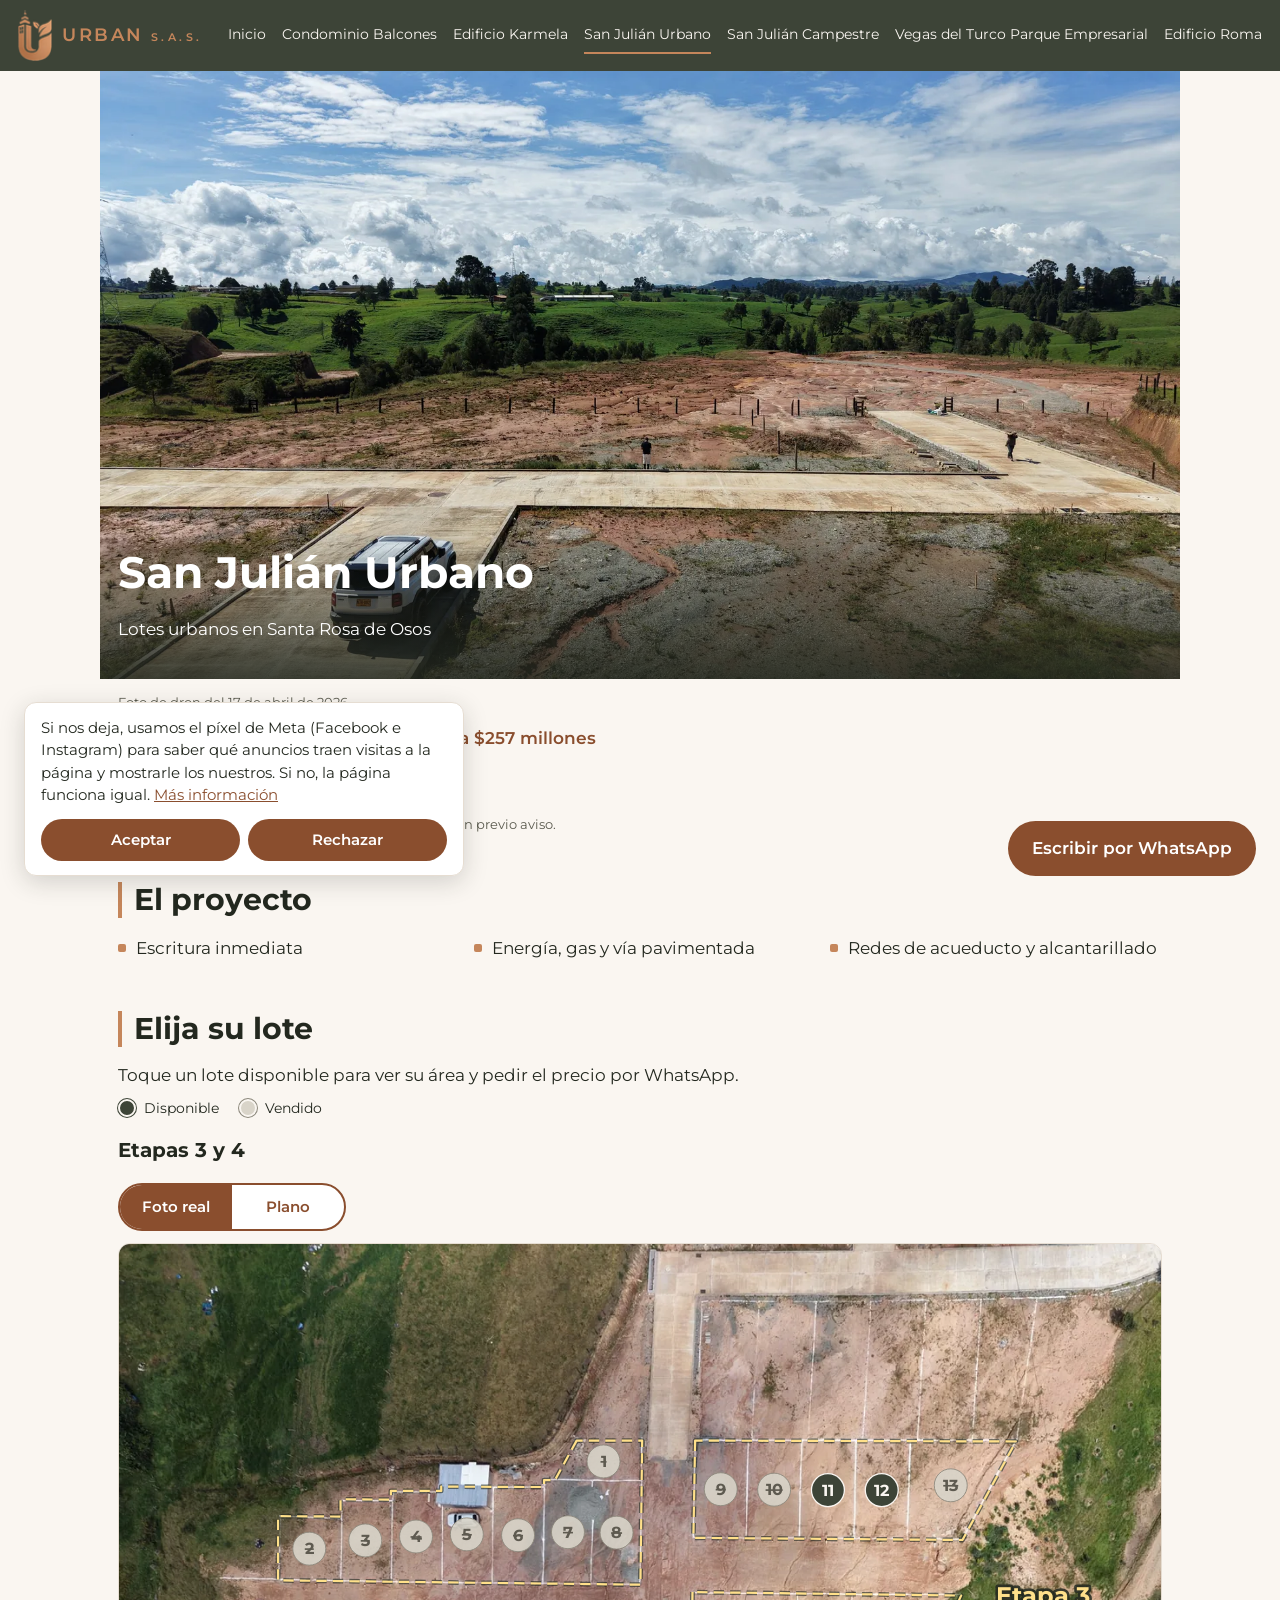
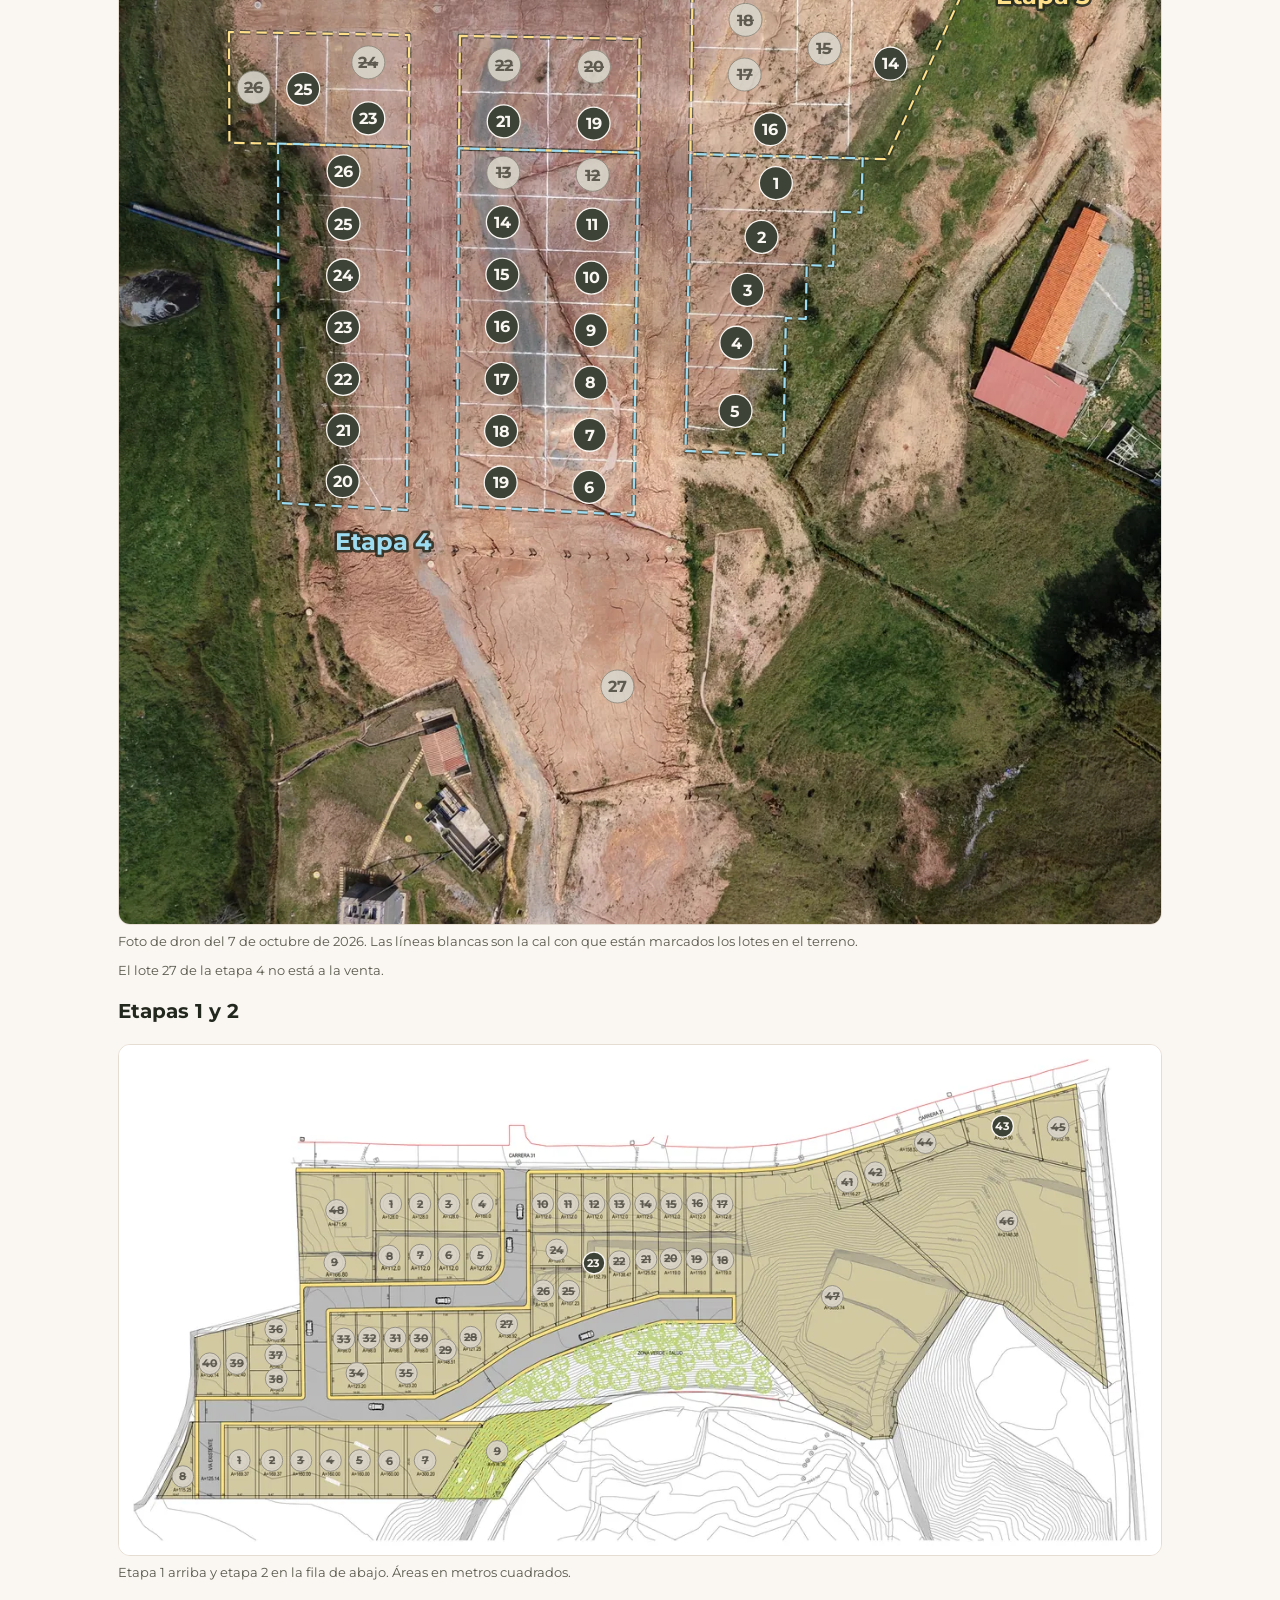
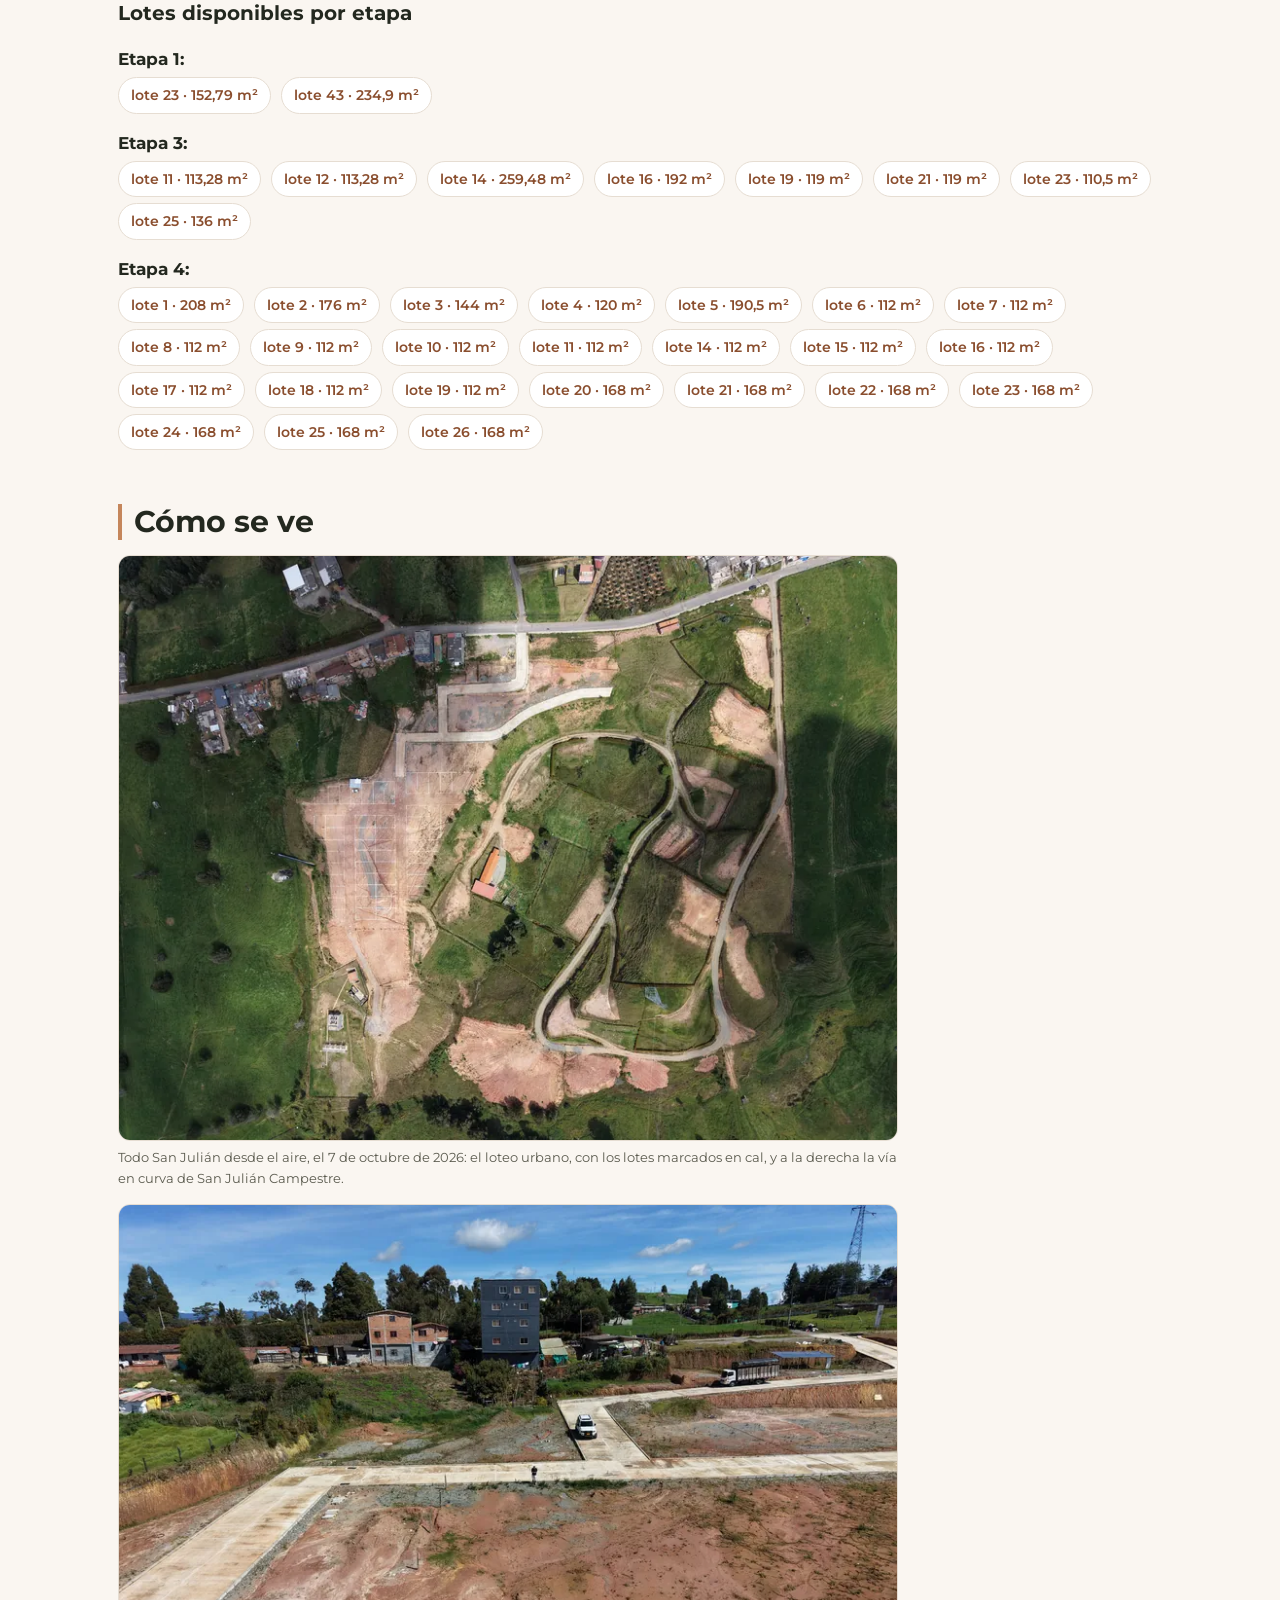
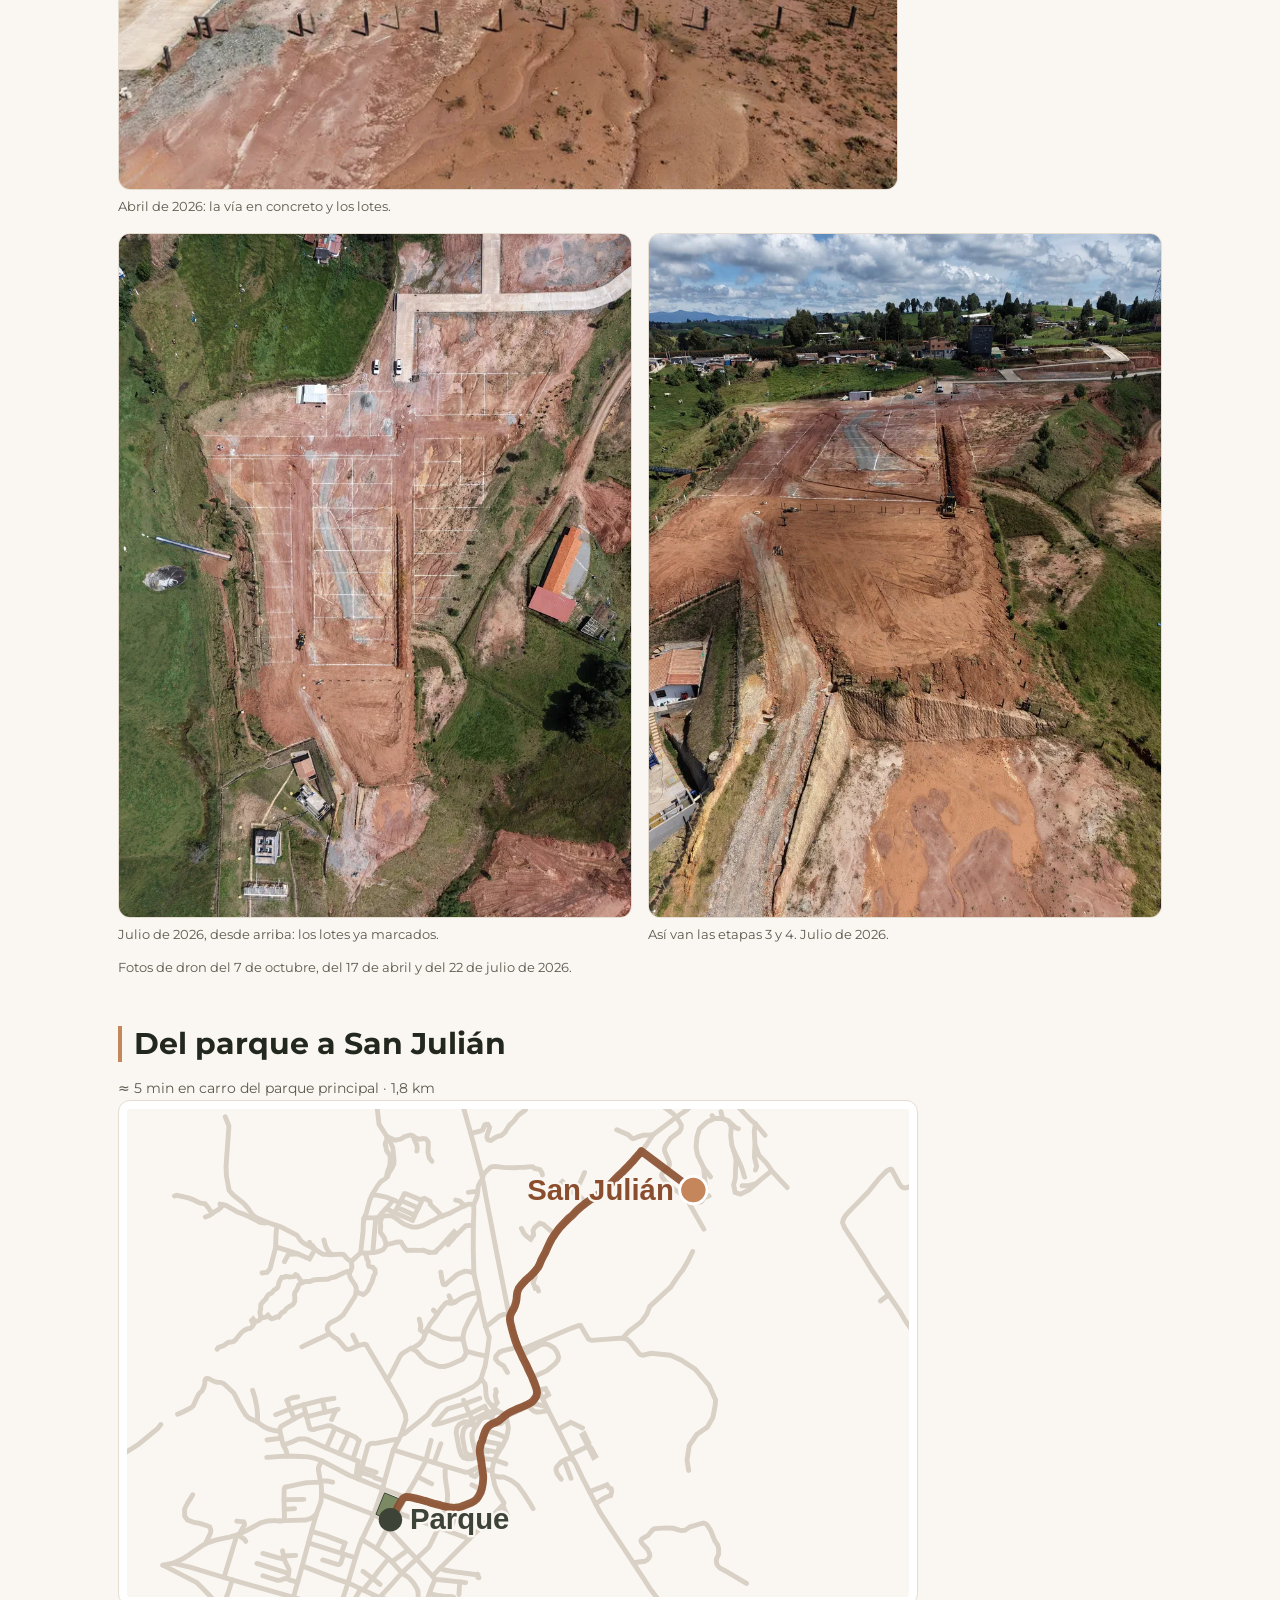
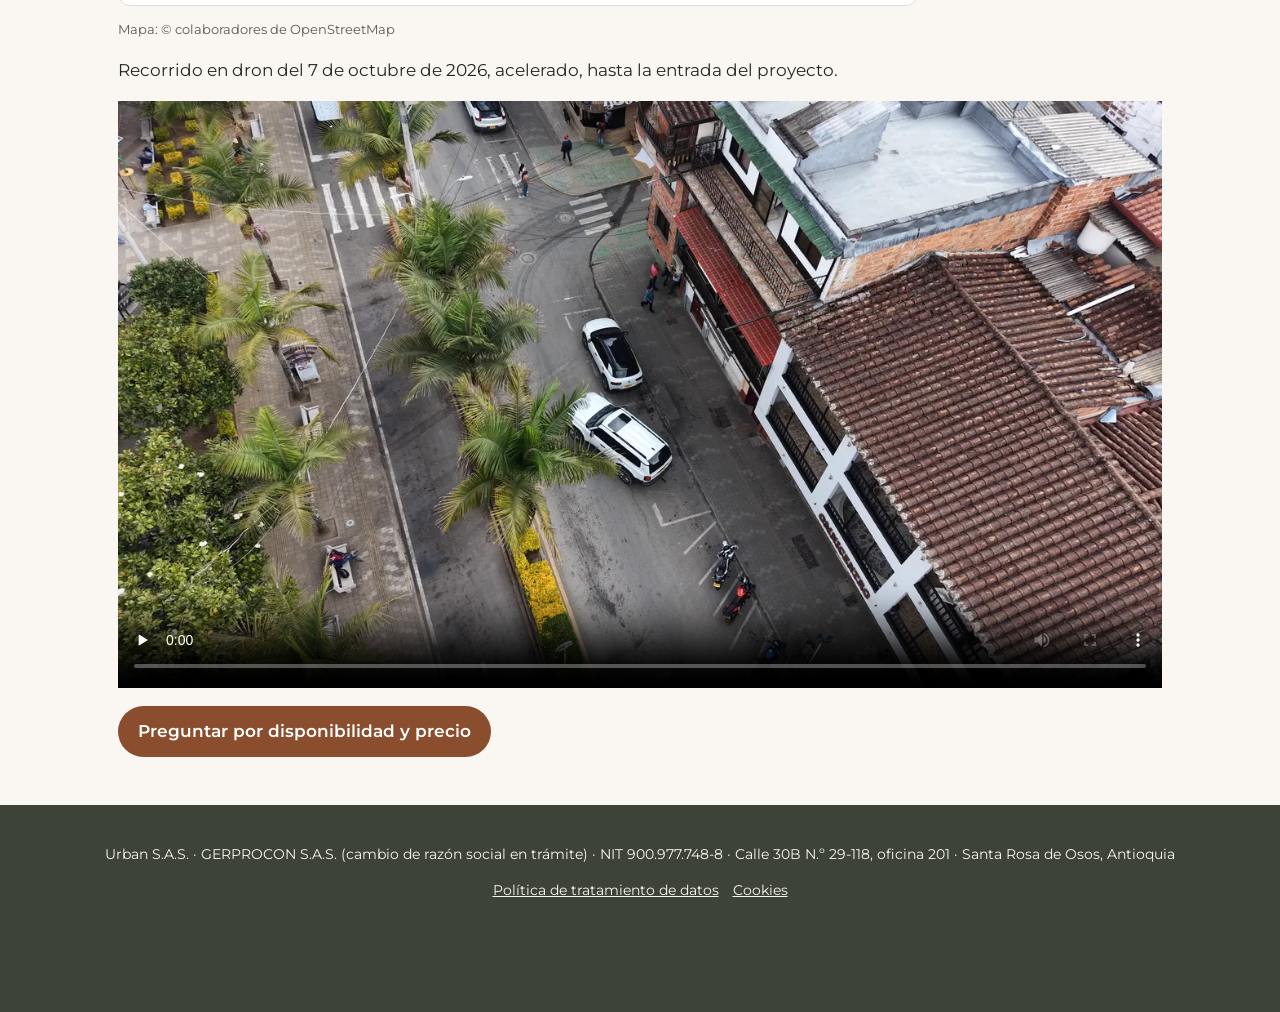
<file: san-julian-urbano/index.html>
<!DOCTYPE html>
<html lang="es-CO">
<head>
<meta charset="utf-8">
<meta name="viewport" content="width=device-width, initial-scale=1">
<title>San Julián Urbano — Urban S.A.S.</title>
<meta name="description" content="Lotes urbanos en Santa Rosa de Osos con escritura inmediata, energía, gas, vía pavimentada, acueducto y alcantarillado.">
<link rel="canonical" href="https://urbansas.com.co/san-julian-urbano/">
<link rel="preload" href="/fuentes/montserrat.woff2" as="font" type="font/woff2" crossorigin>
<link rel="stylesheet" href="/css/urban.css">
<link rel="icon" href="/img/favicon-32.png" sizes="32x32">
<meta property="og:title" content="San Julián Urbano">
<meta property="og:description" content="Lotes urbanos en Santa Rosa de Osos con escritura inmediata, energía, gas, vía pavimentada, acueducto y alcantarillado.">
<meta property="og:url" content="https://urbansas.com.co/san-julian-urbano/">
<meta property="og:type" content="website">
<meta property="og:locale" content="es_CO">
<meta property="og:image" content="https://urbansas.com.co/san-julian/urbano-portada-1600.webp">
<meta property="og:image:alt" content="San Julián Urbano">
<script src="/js/cookies.js" data-pixel="1586453812766345" defer></script>
</head>
<body data-proyecto="San Julián Urbano">
<header class="encabezado">
  <a class="marca" href="/"><img src="/img/urban-icono.png" srcset="/img/urban-icono.png 1x, /img/urban-icono@2x.png 2x" alt="" width="34" height="48"><span>URBAN <small>S.A.S.</small></span></a>
  <nav class="menu" aria-label="Menú"><a href="/">Inicio</a><a href="/balcones/">Condominio Balcones</a><a href="/karmela/">Edificio Karmela</a><a href="/san-julian-urbano/" aria-current="page">San Julián Urbano</a><a href="/san-julian-campestre/">San Julián Campestre</a><a href="/vegas-del-turco/">Vegas del Turco Parque Empresarial</a><a href="/edificio-roma/">Edificio Roma</a></nav>
</header>
<main>

<section class="heroe"><img src="/san-julian/urbano-portada-800.webp" srcset="/san-julian/urbano-portada-800.webp 800w, /san-julian/urbano-portada-1600.webp 1600w" sizes="(min-width: 1080px) 1080px, 100vw" width="800" height="600" alt="Vía en concreto del loteo San Julián, con campo abierto y montañas al fondo" fetchpriority="high">
  <div class="sobre"><h1>San Julián Urbano</h1><p>Lotes urbanos en Santa Rosa de Osos</p></div></section>
<p class="nota">Foto de dron del 17 de abril de 2026.</p>
<p class="rango">de 110,5 a 259,48 m² · desde $109 hasta $257 millones</p>
<p>34 lotes disponibles.</p>
<p class="nota">Precios de lista, sujetos a disponibilidad y a cambio sin previo aviso.</p>

<h2>El proyecto</h2>
<ul class="lista-datos"><li>Escritura inmediata</li><li>Energía, gas y vía pavimentada</li><li>Redes de acueducto y alcantarillado</li></ul>

<link rel="stylesheet" href="/san-julian/plano.css">
<h2>Elija su lote</h2>
<p class="pista">Toque un lote disponible para ver su área y pedir el precio por WhatsApp. <span class="solo-movil">En el celular, deslice la imagen para recorrerla.</span></p>
<p class="leyenda"><span><span class="muestra" data-estado="disponible"></span>Disponible</span><span><span class="muestra" data-estado="vendido"></span>Vendido</span></p>
<h3>Etapas 3 y 4</h3>
<div class="selector" role="group" aria-label="Ver los lotes sobre" data-selector-vista hidden>
<button type="button" data-vista="foto" aria-pressed="true">Foto real</button>
<button type="button" data-vista="plano" aria-pressed="false">Plano</button>
</div>
<div class="plano-vista" data-vista-lote="foto">
<figure class="plano plano-foto"><div class="plano-caja"><div class="plano-lienzo"><img src="/san-julian/foto-lotes-2400.webp" srcset="/san-julian/foto-lotes-1200.webp 1200w, /san-julian/foto-lotes-2400.webp 2400w" sizes="(min-width: 1080px) 1044px, (min-width: 996px) calc(100vw - 36px), 960px" width="2400" height="2949" alt="Foto de dron de San Julián Urbano, etapas 3 y 4, con los lotes marcados con cal en el terreno y su número encima" loading="lazy">
<svg viewBox="0 0 2400 2949" role="group" aria-label="Lotes de las etapas 3 y 4 sobre la foto">
<g class="etapas" aria-hidden="true">
<path class="etapa-halo" d="M1321 802L1316 1175L1768 1187L1940 810ZM1054 453L1004 544L979 544L979 560L742 559L742 569L626 569L626 589L510 588L510 628L366 627L366 775L1201 785L1205 453ZM1327 453L1323 677L1943 682L2066 455ZM785 903L783 1162L1196 1172L1199 910ZM253 894L254 1149L667 1159L668 901Z"/><path class="etapa-linea" data-etapa="3" d="M1321 802L1316 1175L1768 1187L1940 810ZM1054 453L1004 544L979 544L979 560L742 559L742 569L626 569L626 589L510 588L510 628L366 627L366 775L1201 785L1205 453ZM1327 453L1323 677L1943 682L2066 455ZM785 903L783 1162L1196 1172L1199 910ZM253 894L254 1149L667 1159L668 901Z"/><text class="etapa-rotulo" data-etapa="3" x="2129" y="809" dy=".35em" text-anchor="middle">Etapa 3</text>
<path class="etapa-halo" d="M783 1162L778 1986L1185 2007L1196 1172ZM366 1151L367 1979L663 1995L667 1159ZM1316 1175L1305 1859L1530 1869L1536 1553L1582 1555L1584 1431L1645 1433L1648 1308L1710 1310L1713 1185Z"/><path class="etapa-linea" data-etapa="4" d="M783 1162L778 1986L1185 2007L1196 1172ZM366 1151L367 1979L663 1995L667 1159ZM1316 1175L1305 1859L1530 1869L1536 1553L1582 1555L1584 1431L1645 1433L1648 1308L1710 1310L1713 1185Z"/><text class="etapa-rotulo" data-etapa="4" x="609" y="2069" dy=".35em" text-anchor="middle">Etapa 4</text>
</g>
<a class="lote" data-ficha data-etapa="3" data-lote="1" data-area="67,75 m²" data-estado="vendido" role="img" aria-label="Etapa 3, lote 1, 67,75 m², vendido"><title>Etapa 3, lote 1, 67,75 m², vendido</title><circle cx="1116" cy="501" r="38"/><text x="1116" y="501" dy=".35em" text-anchor="middle" font-size="38" aria-hidden="true">1</text></a>
<a class="lote" data-ficha data-etapa="3" data-lote="2" data-area="97 m²" data-estado="vendido" role="img" aria-label="Etapa 3, lote 2, 97 m², vendido"><title>Etapa 3, lote 2, 97 m², vendido</title><circle cx="438" cy="702" r="38"/><text x="438" y="702" dy=".35em" text-anchor="middle" font-size="38" aria-hidden="true">2</text></a>
<a class="lote" data-ficha data-etapa="3" data-lote="3" data-area="98,4 m²" data-estado="vendido" role="img" aria-label="Etapa 3, lote 3, 98,4 m², vendido"><title>Etapa 3, lote 3, 98,4 m², vendido</title><circle cx="567" cy="683" r="38"/><text x="567" y="683" dy=".35em" text-anchor="middle" font-size="38" aria-hidden="true">3</text></a>
<a class="lote" data-ficha data-etapa="3" data-lote="4" data-area="108,8 m²" data-estado="vendido" role="img" aria-label="Etapa 3, lote 4, 108,8 m², vendido"><title>Etapa 3, lote 4, 108,8 m², vendido</title><circle cx="684" cy="674" r="38"/><text x="684" y="674" dy=".35em" text-anchor="middle" font-size="38" aria-hidden="true">4</text></a>
<a class="lote" data-ficha data-etapa="3" data-lote="5" data-area="114,4 m²" data-estado="vendido" role="img" aria-label="Etapa 3, lote 5, 114,4 m², vendido"><title>Etapa 3, lote 5, 114,4 m², vendido</title><circle cx="801" cy="669" r="38"/><text x="801" y="669" dy=".35em" text-anchor="middle" font-size="38" aria-hidden="true">5</text></a>
<a class="lote" data-ficha data-etapa="3" data-lote="6" data-area="114,4 m²" data-estado="vendido" role="img" aria-label="Etapa 3, lote 6, 114,4 m², vendido"><title>Etapa 3, lote 6, 114,4 m², vendido</title><circle cx="919" cy="671" r="38"/><text x="919" y="671" dy=".35em" text-anchor="middle" font-size="38" aria-hidden="true">6</text></a>
<a class="lote" data-ficha data-etapa="3" data-lote="7" data-area="115,13 m²" data-estado="vendido" role="img" aria-label="Etapa 3, lote 7, 115,13 m², vendido"><title>Etapa 3, lote 7, 115,13 m², vendido</title><circle cx="1034" cy="664" r="38"/><text x="1034" y="664" dy=".35em" text-anchor="middle" font-size="38" aria-hidden="true">7</text></a>
<a class="lote" data-ficha data-etapa="3" data-lote="8" data-area="115,13 m²" data-estado="vendido" role="img" aria-label="Etapa 3, lote 8, 115,13 m², vendido"><title>Etapa 3, lote 8, 115,13 m², vendido</title><circle cx="1146" cy="665" r="38"/><text x="1146" y="665" dy=".35em" text-anchor="middle" font-size="38" aria-hidden="true">8</text></a>
<a class="lote" data-ficha data-etapa="3" data-lote="9" data-area="113,28 m²" data-estado="vendido" role="img" aria-label="Etapa 3, lote 9, 113,28 m², vendido"><title>Etapa 3, lote 9, 113,28 m², vendido</title><circle cx="1386" cy="565" r="38"/><text x="1386" y="565" dy=".35em" text-anchor="middle" font-size="38" aria-hidden="true">9</text></a>
<a class="lote" data-ficha data-etapa="3" data-lote="10" data-area="113,28 m²" data-estado="vendido" role="img" aria-label="Etapa 3, lote 10, 113,28 m², vendido"><title>Etapa 3, lote 10, 113,28 m², vendido</title><circle cx="1509" cy="566" r="38"/><text x="1509" y="566" dy=".35em" text-anchor="middle" font-size="38" aria-hidden="true">10</text></a>
<a class="lote" data-ficha data-etapa="3" data-lote="11" data-area="113,28 m²" data-estado="disponible" href="https://wa.me/573203769226?text=Hola%2C%20vi%20en%20la%20p%C3%A1gina%20de%20Urban%20el%20proyecto%20San%20Juli%C3%A1n%20Urbano%2C%20etapa%203%2C%20lote%2011.%20Quiero%20precio%20y%20formas%20de%20pago." aria-label="Etapa 3, lote 11, 113,28 m², disponible"><title>Etapa 3, lote 11, 113,28 m², disponible</title><circle cx="1633" cy="567" r="38"/><text x="1633" y="567" dy=".35em" text-anchor="middle" font-size="38" aria-hidden="true">11</text></a>
<a class="lote" data-ficha data-etapa="3" data-lote="12" data-area="113,28 m²" data-estado="disponible" href="https://wa.me/573203769226?text=Hola%2C%20vi%20en%20la%20p%C3%A1gina%20de%20Urban%20el%20proyecto%20San%20Juli%C3%A1n%20Urbano%2C%20etapa%203%2C%20lote%2012.%20Quiero%20precio%20y%20formas%20de%20pago." aria-label="Etapa 3, lote 12, 113,28 m², disponible"><title>Etapa 3, lote 12, 113,28 m², disponible</title><circle cx="1757" cy="567" r="38"/><text x="1757" y="567" dy=".35em" text-anchor="middle" font-size="38" aria-hidden="true">12</text></a>
<a class="lote" data-ficha data-etapa="3" data-lote="13" data-area="165,27 m²" data-estado="vendido" role="img" aria-label="Etapa 3, lote 13, 165,27 m², vendido"><title>Etapa 3, lote 13, 165,27 m², vendido</title><circle cx="1916" cy="556" r="38"/><text x="1916" y="556" dy=".35em" text-anchor="middle" font-size="38" aria-hidden="true">13</text></a>
<a class="lote" data-ficha data-etapa="3" data-lote="14" data-area="259,48 m²" data-estado="disponible" href="https://wa.me/573203769226?text=Hola%2C%20vi%20en%20la%20p%C3%A1gina%20de%20Urban%20el%20proyecto%20San%20Juli%C3%A1n%20Urbano%2C%20etapa%203%2C%20lote%2014.%20Quiero%20precio%20y%20formas%20de%20pago." aria-label="Etapa 3, lote 14, 259,48 m², disponible"><title>Etapa 3, lote 14, 259,48 m², disponible</title><circle cx="1777" cy="967" r="38"/><text x="1777" y="967" dy=".35em" text-anchor="middle" font-size="38" aria-hidden="true">14</text></a>
<a class="lote" data-ficha data-etapa="3" data-lote="15" data-area="128 m²" data-estado="vendido" role="img" aria-label="Etapa 3, lote 15, 128 m², vendido"><title>Etapa 3, lote 15, 128 m², vendido</title><circle cx="1625" cy="932" r="38"/><text x="1625" y="932" dy=".35em" text-anchor="middle" font-size="38" aria-hidden="true">15</text></a>
<a class="lote" data-ficha data-etapa="3" data-lote="16" data-area="192 m²" data-estado="disponible" href="https://wa.me/573203769226?text=Hola%2C%20vi%20en%20la%20p%C3%A1gina%20de%20Urban%20el%20proyecto%20San%20Juli%C3%A1n%20Urbano%2C%20etapa%203%2C%20lote%2016.%20Quiero%20precio%20y%20formas%20de%20pago." aria-label="Etapa 3, lote 16, 192 m², disponible"><title>Etapa 3, lote 16, 192 m², disponible</title><circle cx="1500" cy="1118" r="38"/><text x="1500" y="1118" dy=".35em" text-anchor="middle" font-size="38" aria-hidden="true">16</text></a>
<a class="lote" data-ficha data-etapa="3" data-lote="17" data-area="128 m²" data-estado="vendido" role="img" aria-label="Etapa 3, lote 17, 128 m², vendido"><title>Etapa 3, lote 17, 128 m², vendido</title><circle cx="1441" cy="992" r="38"/><text x="1441" y="992" dy=".35em" text-anchor="middle" font-size="38" aria-hidden="true">17</text></a>
<a class="lote" data-ficha data-etapa="3" data-lote="18" data-area="128 m²" data-estado="vendido" role="img" aria-label="Etapa 3, lote 18, 128 m², vendido"><title>Etapa 3, lote 18, 128 m², vendido</title><circle cx="1443" cy="866" r="38"/><text x="1443" y="866" dy=".35em" text-anchor="middle" font-size="38" aria-hidden="true">18</text></a>
<a class="lote" data-ficha data-etapa="3" data-lote="19" data-area="119 m²" data-estado="disponible" href="https://wa.me/573203769226?text=Hola%2C%20vi%20en%20la%20p%C3%A1gina%20de%20Urban%20el%20proyecto%20San%20Juli%C3%A1n%20Urbano%2C%20etapa%203%2C%20lote%2019.%20Quiero%20precio%20y%20formas%20de%20pago." aria-label="Etapa 3, lote 19, 119 m², disponible"><title>Etapa 3, lote 19, 119 m², disponible</title><circle cx="1093" cy="1105" r="38"/><text x="1093" y="1105" dy=".35em" text-anchor="middle" font-size="38" aria-hidden="true">19</text></a>
<a class="lote" data-ficha data-etapa="3" data-lote="20" data-area="119 m²" data-estado="vendido" role="img" aria-label="Etapa 3, lote 20, 119 m², vendido"><title>Etapa 3, lote 20, 119 m², vendido</title><circle cx="1094" cy="974" r="38"/><text x="1094" y="974" dy=".35em" text-anchor="middle" font-size="38" aria-hidden="true">20</text></a>
<a class="lote" data-ficha data-etapa="3" data-lote="21" data-area="119 m²" data-estado="disponible" href="https://wa.me/573203769226?text=Hola%2C%20vi%20en%20la%20p%C3%A1gina%20de%20Urban%20el%20proyecto%20San%20Juli%C3%A1n%20Urbano%2C%20etapa%203%2C%20lote%2021.%20Quiero%20precio%20y%20formas%20de%20pago." aria-label="Etapa 3, lote 21, 119 m², disponible"><title>Etapa 3, lote 21, 119 m², disponible</title><circle cx="886" cy="1100" r="38"/><text x="886" y="1100" dy=".35em" text-anchor="middle" font-size="38" aria-hidden="true">21</text></a>
<a class="lote" data-ficha data-etapa="3" data-lote="22" data-area="119 m²" data-estado="vendido" role="img" aria-label="Etapa 3, lote 22, 119 m², vendido"><title>Etapa 3, lote 22, 119 m², vendido</title><circle cx="887" cy="970" r="38"/><text x="887" y="970" dy=".35em" text-anchor="middle" font-size="38" aria-hidden="true">22</text></a>
<a class="lote" data-ficha data-etapa="3" data-lote="23" data-area="110,5 m²" data-estado="disponible" href="https://wa.me/573203769226?text=Hola%2C%20vi%20en%20la%20p%C3%A1gina%20de%20Urban%20el%20proyecto%20San%20Juli%C3%A1n%20Urbano%2C%20etapa%203%2C%20lote%2023.%20Quiero%20precio%20y%20formas%20de%20pago." aria-label="Etapa 3, lote 23, 110,5 m², disponible"><title>Etapa 3, lote 23, 110,5 m², disponible</title><circle cx="574" cy="1093" r="38"/><text x="574" y="1093" dy=".35em" text-anchor="middle" font-size="38" aria-hidden="true">23</text></a>
<a class="lote" data-ficha data-etapa="3" data-lote="24" data-area="110,5 m²" data-estado="vendido" role="img" aria-label="Etapa 3, lote 24, 110,5 m², vendido"><title>Etapa 3, lote 24, 110,5 m², vendido</title><circle cx="574" cy="964" r="38"/><text x="574" y="964" dy=".35em" text-anchor="middle" font-size="38" aria-hidden="true">24</text></a>
<a class="lote" data-ficha data-etapa="3" data-lote="25" data-area="136 m²" data-estado="disponible" href="https://wa.me/573203769226?text=Hola%2C%20vi%20en%20la%20p%C3%A1gina%20de%20Urban%20el%20proyecto%20San%20Juli%C3%A1n%20Urbano%2C%20etapa%203%2C%20lote%2025.%20Quiero%20precio%20y%20formas%20de%20pago." aria-label="Etapa 3, lote 25, 136 m², disponible"><title>Etapa 3, lote 25, 136 m², disponible</title><circle cx="424" cy="1025" r="38"/><text x="424" y="1025" dy=".35em" text-anchor="middle" font-size="38" aria-hidden="true">25</text></a>
<a class="lote" data-ficha data-etapa="3" data-lote="26" data-area="136 m²" data-estado="vendido" role="img" aria-label="Etapa 3, lote 26, 136 m², vendido"><title>Etapa 3, lote 26, 136 m², vendido</title><circle cx="310" cy="1022" r="38"/><text x="310" y="1022" dy=".35em" text-anchor="middle" font-size="38" aria-hidden="true">26</text></a>
<a class="lote" data-ficha data-etapa="4" data-lote="1" data-area="208 m²" data-estado="disponible" href="https://wa.me/573203769226?text=Hola%2C%20vi%20en%20la%20p%C3%A1gina%20de%20Urban%20el%20proyecto%20San%20Juli%C3%A1n%20Urbano%2C%20etapa%204%2C%20lote%201.%20Quiero%20precio%20y%20formas%20de%20pago." aria-label="Etapa 4, lote 1, 208 m², disponible"><title>Etapa 4, lote 1, 208 m², disponible</title><circle cx="1513" cy="1242" r="38"/><text x="1513" y="1242" dy=".35em" text-anchor="middle" font-size="38" aria-hidden="true">1</text></a>
<a class="lote" data-ficha data-etapa="4" data-lote="2" data-area="176 m²" data-estado="disponible" href="https://wa.me/573203769226?text=Hola%2C%20vi%20en%20la%20p%C3%A1gina%20de%20Urban%20el%20proyecto%20San%20Juli%C3%A1n%20Urbano%2C%20etapa%204%2C%20lote%202.%20Quiero%20precio%20y%20formas%20de%20pago." aria-label="Etapa 4, lote 2, 176 m², disponible"><title>Etapa 4, lote 2, 176 m², disponible</title><circle cx="1480" cy="1366" r="38"/><text x="1480" y="1366" dy=".35em" text-anchor="middle" font-size="38" aria-hidden="true">2</text></a>
<a class="lote" data-ficha data-etapa="4" data-lote="3" data-area="144 m²" data-estado="disponible" href="https://wa.me/573203769226?text=Hola%2C%20vi%20en%20la%20p%C3%A1gina%20de%20Urban%20el%20proyecto%20San%20Juli%C3%A1n%20Urbano%2C%20etapa%204%2C%20lote%203.%20Quiero%20precio%20y%20formas%20de%20pago." aria-label="Etapa 4, lote 3, 144 m², disponible"><title>Etapa 4, lote 3, 144 m², disponible</title><circle cx="1447" cy="1488" r="38"/><text x="1447" y="1488" dy=".35em" text-anchor="middle" font-size="38" aria-hidden="true">3</text></a>
<a class="lote" data-ficha data-etapa="4" data-lote="4" data-area="120 m²" data-estado="disponible" href="https://wa.me/573203769226?text=Hola%2C%20vi%20en%20la%20p%C3%A1gina%20de%20Urban%20el%20proyecto%20San%20Juli%C3%A1n%20Urbano%2C%20etapa%204%2C%20lote%204.%20Quiero%20precio%20y%20formas%20de%20pago." aria-label="Etapa 4, lote 4, 120 m², disponible"><title>Etapa 4, lote 4, 120 m², disponible</title><circle cx="1422" cy="1610" r="38"/><text x="1422" y="1610" dy=".35em" text-anchor="middle" font-size="38" aria-hidden="true">4</text></a>
<a class="lote" data-ficha data-etapa="4" data-lote="5" data-area="190,5 m²" data-estado="disponible" href="https://wa.me/573203769226?text=Hola%2C%20vi%20en%20la%20p%C3%A1gina%20de%20Urban%20el%20proyecto%20San%20Juli%C3%A1n%20Urbano%2C%20etapa%204%2C%20lote%205.%20Quiero%20precio%20y%20formas%20de%20pago." aria-label="Etapa 4, lote 5, 190,5 m², disponible"><title>Etapa 4, lote 5, 190,5 m², disponible</title><circle cx="1420" cy="1767" r="38"/><text x="1420" y="1767" dy=".35em" text-anchor="middle" font-size="38" aria-hidden="true">5</text></a>
<a class="lote" data-ficha data-etapa="4" data-lote="6" data-area="112 m²" data-estado="disponible" href="https://wa.me/573203769226?text=Hola%2C%20vi%20en%20la%20p%C3%A1gina%20de%20Urban%20el%20proyecto%20San%20Juli%C3%A1n%20Urbano%2C%20etapa%204%2C%20lote%206.%20Quiero%20precio%20y%20formas%20de%20pago." aria-label="Etapa 4, lote 6, 112 m², disponible"><title>Etapa 4, lote 6, 112 m², disponible</title><circle cx="1083" cy="1942" r="38"/><text x="1083" y="1942" dy=".35em" text-anchor="middle" font-size="38" aria-hidden="true">6</text></a>
<a class="lote" data-ficha data-etapa="4" data-lote="7" data-area="112 m²" data-estado="disponible" href="https://wa.me/573203769226?text=Hola%2C%20vi%20en%20la%20p%C3%A1gina%20de%20Urban%20el%20proyecto%20San%20Juli%C3%A1n%20Urbano%2C%20etapa%204%2C%20lote%207.%20Quiero%20precio%20y%20formas%20de%20pago." aria-label="Etapa 4, lote 7, 112 m², disponible"><title>Etapa 4, lote 7, 112 m², disponible</title><circle cx="1084" cy="1822" r="38"/><text x="1084" y="1822" dy=".35em" text-anchor="middle" font-size="38" aria-hidden="true">7</text></a>
<a class="lote" data-ficha data-etapa="4" data-lote="8" data-area="112 m²" data-estado="disponible" href="https://wa.me/573203769226?text=Hola%2C%20vi%20en%20la%20p%C3%A1gina%20de%20Urban%20el%20proyecto%20San%20Juli%C3%A1n%20Urbano%2C%20etapa%204%2C%20lote%208.%20Quiero%20precio%20y%20formas%20de%20pago." aria-label="Etapa 4, lote 8, 112 m², disponible"><title>Etapa 4, lote 8, 112 m², disponible</title><circle cx="1086" cy="1702" r="38"/><text x="1086" y="1702" dy=".35em" text-anchor="middle" font-size="38" aria-hidden="true">8</text></a>
<a class="lote" data-ficha data-etapa="4" data-lote="9" data-area="112 m²" data-estado="disponible" href="https://wa.me/573203769226?text=Hola%2C%20vi%20en%20la%20p%C3%A1gina%20de%20Urban%20el%20proyecto%20San%20Juli%C3%A1n%20Urbano%2C%20etapa%204%2C%20lote%209.%20Quiero%20precio%20y%20formas%20de%20pago." aria-label="Etapa 4, lote 9, 112 m², disponible"><title>Etapa 4, lote 9, 112 m², disponible</title><circle cx="1087" cy="1581" r="38"/><text x="1087" y="1581" dy=".35em" text-anchor="middle" font-size="38" aria-hidden="true">9</text></a>
<a class="lote" data-ficha data-etapa="4" data-lote="10" data-area="112 m²" data-estado="disponible" href="https://wa.me/573203769226?text=Hola%2C%20vi%20en%20la%20p%C3%A1gina%20de%20Urban%20el%20proyecto%20San%20Juli%C3%A1n%20Urbano%2C%20etapa%204%2C%20lote%2010.%20Quiero%20precio%20y%20formas%20de%20pago." aria-label="Etapa 4, lote 10, 112 m², disponible"><title>Etapa 4, lote 10, 112 m², disponible</title><circle cx="1088" cy="1460" r="38"/><text x="1088" y="1460" dy=".35em" text-anchor="middle" font-size="38" aria-hidden="true">10</text></a>
<a class="lote" data-ficha data-etapa="4" data-lote="11" data-area="112 m²" data-estado="disponible" href="https://wa.me/573203769226?text=Hola%2C%20vi%20en%20la%20p%C3%A1gina%20de%20Urban%20el%20proyecto%20San%20Juli%C3%A1n%20Urbano%2C%20etapa%204%2C%20lote%2011.%20Quiero%20precio%20y%20formas%20de%20pago." aria-label="Etapa 4, lote 11, 112 m², disponible"><title>Etapa 4, lote 11, 112 m², disponible</title><circle cx="1090" cy="1338" r="38"/><text x="1090" y="1338" dy=".35em" text-anchor="middle" font-size="38" aria-hidden="true">11</text></a>
<a class="lote" data-ficha data-etapa="4" data-lote="12" data-area="98 m²" data-estado="vendido" role="img" aria-label="Etapa 4, lote 12, 98 m², vendido"><title>Etapa 4, lote 12, 98 m², vendido</title><circle cx="1091" cy="1223" r="38"/><text x="1091" y="1223" dy=".35em" text-anchor="middle" font-size="38" aria-hidden="true">12</text></a>
<a class="lote" data-ficha data-etapa="4" data-lote="13" data-area="98 m²" data-estado="vendido" role="img" aria-label="Etapa 4, lote 13, 98 m², vendido"><title>Etapa 4, lote 13, 98 m², vendido</title><circle cx="885" cy="1218" r="38"/><text x="885" y="1218" dy=".35em" text-anchor="middle" font-size="38" aria-hidden="true">13</text></a>
<a class="lote" data-ficha data-etapa="4" data-lote="14" data-area="112 m²" data-estado="disponible" href="https://wa.me/573203769226?text=Hola%2C%20vi%20en%20la%20p%C3%A1gina%20de%20Urban%20el%20proyecto%20San%20Juli%C3%A1n%20Urbano%2C%20etapa%204%2C%20lote%2014.%20Quiero%20precio%20y%20formas%20de%20pago." aria-label="Etapa 4, lote 14, 112 m², disponible"><title>Etapa 4, lote 14, 112 m², disponible</title><circle cx="884" cy="1332" r="38"/><text x="884" y="1332" dy=".35em" text-anchor="middle" font-size="38" aria-hidden="true">14</text></a>
<a class="lote" data-ficha data-etapa="4" data-lote="15" data-area="112 m²" data-estado="disponible" href="https://wa.me/573203769226?text=Hola%2C%20vi%20en%20la%20p%C3%A1gina%20de%20Urban%20el%20proyecto%20San%20Juli%C3%A1n%20Urbano%2C%20etapa%204%2C%20lote%2015.%20Quiero%20precio%20y%20formas%20de%20pago." aria-label="Etapa 4, lote 15, 112 m², disponible"><title>Etapa 4, lote 15, 112 m², disponible</title><circle cx="883" cy="1453" r="38"/><text x="883" y="1453" dy=".35em" text-anchor="middle" font-size="38" aria-hidden="true">15</text></a>
<a class="lote" data-ficha data-etapa="4" data-lote="16" data-area="112 m²" data-estado="disponible" href="https://wa.me/573203769226?text=Hola%2C%20vi%20en%20la%20p%C3%A1gina%20de%20Urban%20el%20proyecto%20San%20Juli%C3%A1n%20Urbano%2C%20etapa%204%2C%20lote%2016.%20Quiero%20precio%20y%20formas%20de%20pago." aria-label="Etapa 4, lote 16, 112 m², disponible"><title>Etapa 4, lote 16, 112 m², disponible</title><circle cx="882" cy="1573" r="38"/><text x="882" y="1573" dy=".35em" text-anchor="middle" font-size="38" aria-hidden="true">16</text></a>
<a class="lote" data-ficha data-etapa="4" data-lote="17" data-area="112 m²" data-estado="disponible" href="https://wa.me/573203769226?text=Hola%2C%20vi%20en%20la%20p%C3%A1gina%20de%20Urban%20el%20proyecto%20San%20Juli%C3%A1n%20Urbano%2C%20etapa%204%2C%20lote%2017.%20Quiero%20precio%20y%20formas%20de%20pago." aria-label="Etapa 4, lote 17, 112 m², disponible"><title>Etapa 4, lote 17, 112 m², disponible</title><circle cx="881" cy="1693" r="38"/><text x="881" y="1693" dy=".35em" text-anchor="middle" font-size="38" aria-hidden="true">17</text></a>
<a class="lote" data-ficha data-etapa="4" data-lote="18" data-area="112 m²" data-estado="disponible" href="https://wa.me/573203769226?text=Hola%2C%20vi%20en%20la%20p%C3%A1gina%20de%20Urban%20el%20proyecto%20San%20Juli%C3%A1n%20Urbano%2C%20etapa%204%2C%20lote%2018.%20Quiero%20precio%20y%20formas%20de%20pago." aria-label="Etapa 4, lote 18, 112 m², disponible"><title>Etapa 4, lote 18, 112 m², disponible</title><circle cx="880" cy="1813" r="38"/><text x="880" y="1813" dy=".35em" text-anchor="middle" font-size="38" aria-hidden="true">18</text></a>
<a class="lote" data-ficha data-etapa="4" data-lote="19" data-area="112 m²" data-estado="disponible" href="https://wa.me/573203769226?text=Hola%2C%20vi%20en%20la%20p%C3%A1gina%20de%20Urban%20el%20proyecto%20San%20Juli%C3%A1n%20Urbano%2C%20etapa%204%2C%20lote%2019.%20Quiero%20precio%20y%20formas%20de%20pago." aria-label="Etapa 4, lote 19, 112 m², disponible"><title>Etapa 4, lote 19, 112 m², disponible</title><circle cx="879" cy="1932" r="38"/><text x="879" y="1932" dy=".35em" text-anchor="middle" font-size="38" aria-hidden="true">19</text></a>
<a class="lote" data-ficha data-etapa="4" data-lote="20" data-area="168 m²" data-estado="disponible" href="https://wa.me/573203769226?text=Hola%2C%20vi%20en%20la%20p%C3%A1gina%20de%20Urban%20el%20proyecto%20San%20Juli%C3%A1n%20Urbano%2C%20etapa%204%2C%20lote%2020.%20Quiero%20precio%20y%20formas%20de%20pago." aria-label="Etapa 4, lote 20, 168 m², disponible"><title>Etapa 4, lote 20, 168 m², disponible</title><circle cx="515" cy="1929" r="38"/><text x="515" y="1929" dy=".35em" text-anchor="middle" font-size="38" aria-hidden="true">20</text></a>
<a class="lote" data-ficha data-etapa="4" data-lote="21" data-area="168 m²" data-estado="disponible" href="https://wa.me/573203769226?text=Hola%2C%20vi%20en%20la%20p%C3%A1gina%20de%20Urban%20el%20proyecto%20San%20Juli%C3%A1n%20Urbano%2C%20etapa%204%2C%20lote%2021.%20Quiero%20precio%20y%20formas%20de%20pago." aria-label="Etapa 4, lote 21, 168 m², disponible"><title>Etapa 4, lote 21, 168 m², disponible</title><circle cx="516" cy="1811" r="38"/><text x="516" y="1811" dy=".35em" text-anchor="middle" font-size="38" aria-hidden="true">21</text></a>
<a class="lote" data-ficha data-etapa="4" data-lote="22" data-area="168 m²" data-estado="disponible" href="https://wa.me/573203769226?text=Hola%2C%20vi%20en%20la%20p%C3%A1gina%20de%20Urban%20el%20proyecto%20San%20Juli%C3%A1n%20Urbano%2C%20etapa%204%2C%20lote%2022.%20Quiero%20precio%20y%20formas%20de%20pago." aria-label="Etapa 4, lote 22, 168 m², disponible"><title>Etapa 4, lote 22, 168 m², disponible</title><circle cx="516" cy="1693" r="38"/><text x="516" y="1693" dy=".35em" text-anchor="middle" font-size="38" aria-hidden="true">22</text></a>
<a class="lote" data-ficha data-etapa="4" data-lote="23" data-area="168 m²" data-estado="disponible" href="https://wa.me/573203769226?text=Hola%2C%20vi%20en%20la%20p%C3%A1gina%20de%20Urban%20el%20proyecto%20San%20Juli%C3%A1n%20Urbano%2C%20etapa%204%2C%20lote%2023.%20Quiero%20precio%20y%20formas%20de%20pago." aria-label="Etapa 4, lote 23, 168 m², disponible"><title>Etapa 4, lote 23, 168 m², disponible</title><circle cx="516" cy="1574" r="38"/><text x="516" y="1574" dy=".35em" text-anchor="middle" font-size="38" aria-hidden="true">23</text></a>
<a class="lote" data-ficha data-etapa="4" data-lote="24" data-area="168 m²" data-estado="disponible" href="https://wa.me/573203769226?text=Hola%2C%20vi%20en%20la%20p%C3%A1gina%20de%20Urban%20el%20proyecto%20San%20Juli%C3%A1n%20Urbano%2C%20etapa%204%2C%20lote%2024.%20Quiero%20precio%20y%20formas%20de%20pago." aria-label="Etapa 4, lote 24, 168 m², disponible"><title>Etapa 4, lote 24, 168 m², disponible</title><circle cx="516" cy="1455" r="38"/><text x="516" y="1455" dy=".35em" text-anchor="middle" font-size="38" aria-hidden="true">24</text></a>
<a class="lote" data-ficha data-etapa="4" data-lote="25" data-area="168 m²" data-estado="disponible" href="https://wa.me/573203769226?text=Hola%2C%20vi%20en%20la%20p%C3%A1gina%20de%20Urban%20el%20proyecto%20San%20Juli%C3%A1n%20Urbano%2C%20etapa%204%2C%20lote%2025.%20Quiero%20precio%20y%20formas%20de%20pago." aria-label="Etapa 4, lote 25, 168 m², disponible"><title>Etapa 4, lote 25, 168 m², disponible</title><circle cx="517" cy="1336" r="38"/><text x="517" y="1336" dy=".35em" text-anchor="middle" font-size="38" aria-hidden="true">25</text></a>
<a class="lote" data-ficha data-etapa="4" data-lote="26" data-area="168 m²" data-estado="disponible" href="https://wa.me/573203769226?text=Hola%2C%20vi%20en%20la%20p%C3%A1gina%20de%20Urban%20el%20proyecto%20San%20Juli%C3%A1n%20Urbano%2C%20etapa%204%2C%20lote%2026.%20Quiero%20precio%20y%20formas%20de%20pago." aria-label="Etapa 4, lote 26, 168 m², disponible"><title>Etapa 4, lote 26, 168 m², disponible</title><circle cx="517" cy="1215" r="38"/><text x="517" y="1215" dy=".35em" text-anchor="middle" font-size="38" aria-hidden="true">26</text></a>
<g class="lote-fuera" role="img" aria-label="Etapa 4, lote 27, no está a la venta"><circle cx="1148" cy="2402" r="38"/><text x="1148" y="2402" dy=".35em" text-anchor="middle" font-size="38" aria-hidden="true">27</text></g>
</svg></div></div>
<figcaption>Foto de dron del 7 de octubre de 2026. Las líneas blancas son la cal con que están marcados los lotes en el terreno.</figcaption></figure>
</div>
<div class="plano-vista" data-vista-lote="plano" hidden>
<figure class="plano"><div class="plano-caja"><div class="plano-lienzo"><img src="/san-julian/plano-lotes-2400.webp" srcset="/san-julian/plano-lotes-1200.webp 1200w, /san-julian/plano-lotes-2400.webp 2400w" sizes="(min-width: 1080px) 1044px, (min-width: 996px) calc(100vw - 36px), 960px" width="2400" height="2355" alt="Plano de loteo de San Julián Urbano, etapas 3 y 4: los lotes numerados a lado y lado de las vías, con sus áreas en metros cuadrados" loading="lazy">
<svg viewBox="0 0 2400 2355" role="group" aria-label="Lotes de las etapas 3 y 4">
<a class="lote" data-ficha data-etapa="3" data-lote="1" data-area="67,75 m²" data-estado="vendido" role="img" aria-label="Etapa 3, lote 1, 67,75 m², vendido"><title>Etapa 3, lote 1, 67,75 m², vendido</title><circle cx="1123" cy="75" r="25"/><text x="1123" y="75" dy=".35em" text-anchor="middle" font-size="25" aria-hidden="true">1</text></a>
<a class="lote" data-ficha data-etapa="3" data-lote="2" data-area="97 m²" data-estado="vendido" role="img" aria-label="Etapa 3, lote 2, 97 m², vendido"><title>Etapa 3, lote 2, 97 m², vendido</title><circle cx="484" cy="270" r="34"/><text x="484" y="270" dy=".35em" text-anchor="middle" font-size="34" aria-hidden="true">2</text></a>
<a class="lote" data-ficha data-etapa="3" data-lote="3" data-area="98,4 m²" data-estado="vendido" role="img" aria-label="Etapa 3, lote 3, 98,4 m², vendido"><title>Etapa 3, lote 3, 98,4 m², vendido</title><circle cx="608" cy="243" r="34"/><text x="608" y="243" dy=".35em" text-anchor="middle" font-size="34" aria-hidden="true">3</text></a>
<a class="lote" data-ficha data-etapa="3" data-lote="4" data-area="108,8 m²" data-estado="vendido" role="img" aria-label="Etapa 3, lote 4, 108,8 m², vendido"><title>Etapa 3, lote 4, 108,8 m², vendido</title><circle cx="718" cy="245" r="34"/><text x="718" y="245" dy=".35em" text-anchor="middle" font-size="34" aria-hidden="true">4</text></a>
<a class="lote" data-ficha data-etapa="3" data-lote="5" data-area="114,4 m²" data-estado="vendido" role="img" aria-label="Etapa 3, lote 5, 114,4 m², vendido"><title>Etapa 3, lote 5, 114,4 m², vendido</title><circle cx="828" cy="245" r="34"/><text x="828" y="245" dy=".35em" text-anchor="middle" font-size="34" aria-hidden="true">5</text></a>
<a class="lote" data-ficha data-etapa="3" data-lote="6" data-area="114,4 m²" data-estado="vendido" role="img" aria-label="Etapa 3, lote 6, 114,4 m², vendido"><title>Etapa 3, lote 6, 114,4 m², vendido</title><circle cx="939" cy="245" r="34"/><text x="939" y="245" dy=".35em" text-anchor="middle" font-size="34" aria-hidden="true">6</text></a>
<a class="lote" data-ficha data-etapa="3" data-lote="7" data-area="115,13 m²" data-estado="vendido" role="img" aria-label="Etapa 3, lote 7, 115,13 m², vendido"><title>Etapa 3, lote 7, 115,13 m², vendido</title><circle cx="1043" cy="245" r="34"/><text x="1043" y="245" dy=".35em" text-anchor="middle" font-size="34" aria-hidden="true">7</text></a>
<a class="lote" data-ficha data-etapa="3" data-lote="8" data-area="115,13 m²" data-estado="vendido" role="img" aria-label="Etapa 3, lote 8, 115,13 m², vendido"><title>Etapa 3, lote 8, 115,13 m², vendido</title><circle cx="1146" cy="245" r="34"/><text x="1146" y="245" dy=".35em" text-anchor="middle" font-size="34" aria-hidden="true">8</text></a>
<a class="lote" data-ficha data-etapa="3" data-lote="9" data-area="113,28 m²" data-estado="vendido" role="img" aria-label="Etapa 3, lote 9, 113,28 m², vendido"><title>Etapa 3, lote 9, 113,28 m², vendido</title><circle cx="1367" cy="137" r="34"/><text x="1367" y="137" dy=".35em" text-anchor="middle" font-size="34" aria-hidden="true">9</text></a>
<a class="lote" data-ficha data-etapa="3" data-lote="10" data-area="113,28 m²" data-estado="vendido" role="img" aria-label="Etapa 3, lote 10, 113,28 m², vendido"><title>Etapa 3, lote 10, 113,28 m², vendido</title><circle cx="1478" cy="137" r="34"/><text x="1478" y="137" dy=".35em" text-anchor="middle" font-size="34" aria-hidden="true">10</text></a>
<a class="lote" data-ficha data-etapa="3" data-lote="11" data-area="113,28 m²" data-estado="disponible" href="https://wa.me/573203769226?text=Hola%2C%20vi%20en%20la%20p%C3%A1gina%20de%20Urban%20el%20proyecto%20San%20Juli%C3%A1n%20Urbano%2C%20etapa%203%2C%20lote%2011.%20Quiero%20precio%20y%20formas%20de%20pago." aria-label="Etapa 3, lote 11, 113,28 m², disponible"><title>Etapa 3, lote 11, 113,28 m², disponible</title><circle cx="1588" cy="137" r="34"/><text x="1588" y="137" dy=".35em" text-anchor="middle" font-size="34" aria-hidden="true">11</text></a>
<a class="lote" data-ficha data-etapa="3" data-lote="12" data-area="113,28 m²" data-estado="disponible" href="https://wa.me/573203769226?text=Hola%2C%20vi%20en%20la%20p%C3%A1gina%20de%20Urban%20el%20proyecto%20San%20Juli%C3%A1n%20Urbano%2C%20etapa%203%2C%20lote%2012.%20Quiero%20precio%20y%20formas%20de%20pago." aria-label="Etapa 3, lote 12, 113,28 m², disponible"><title>Etapa 3, lote 12, 113,28 m², disponible</title><circle cx="1699" cy="137" r="34"/><text x="1699" y="137" dy=".35em" text-anchor="middle" font-size="34" aria-hidden="true">12</text></a>
<a class="lote" data-ficha data-etapa="3" data-lote="13" data-area="165,27 m²" data-estado="vendido" role="img" aria-label="Etapa 3, lote 13, 165,27 m², vendido"><title>Etapa 3, lote 13, 165,27 m², vendido</title><circle cx="1833" cy="137" r="34"/><text x="1833" y="137" dy=".35em" text-anchor="middle" font-size="34" aria-hidden="true">13</text></a>
<a class="lote" data-ficha data-etapa="3" data-lote="14" data-area="259,48 m²" data-estado="disponible" href="https://wa.me/573203769226?text=Hola%2C%20vi%20en%20la%20p%C3%A1gina%20de%20Urban%20el%20proyecto%20San%20Juli%C3%A1n%20Urbano%2C%20etapa%203%2C%20lote%2014.%20Quiero%20precio%20y%20formas%20de%20pago." aria-label="Etapa 3, lote 14, 259,48 m², disponible"><title>Etapa 3, lote 14, 259,48 m², disponible</title><circle cx="1720" cy="504" r="34"/><text x="1720" y="504" dy=".35em" text-anchor="middle" font-size="34" aria-hidden="true">14</text></a>
<a class="lote" data-ficha data-etapa="3" data-lote="15" data-area="128 m²" data-estado="vendido" role="img" aria-label="Etapa 3, lote 15, 128 m², vendido"><title>Etapa 3, lote 15, 128 m², vendido</title><circle cx="1589" cy="466" r="34"/><text x="1589" y="466" dy=".35em" text-anchor="middle" font-size="34" aria-hidden="true">15</text></a>
<a class="lote" data-ficha data-etapa="3" data-lote="16" data-area="192 m²" data-estado="disponible" href="https://wa.me/573203769226?text=Hola%2C%20vi%20en%20la%20p%C3%A1gina%20de%20Urban%20el%20proyecto%20San%20Juli%C3%A1n%20Urbano%2C%20etapa%203%2C%20lote%2016.%20Quiero%20precio%20y%20formas%20de%20pago." aria-label="Etapa 3, lote 16, 192 m², disponible"><title>Etapa 3, lote 16, 192 m², disponible</title><circle cx="1477" cy="634" r="34"/><text x="1477" y="634" dy=".35em" text-anchor="middle" font-size="34" aria-hidden="true">16</text></a>
<a class="lote" data-ficha data-etapa="3" data-lote="17" data-area="128 m²" data-estado="vendido" role="img" aria-label="Etapa 3, lote 17, 128 m², vendido"><title>Etapa 3, lote 17, 128 m², vendido</title><circle cx="1428" cy="515" r="34"/><text x="1428" y="515" dy=".35em" text-anchor="middle" font-size="34" aria-hidden="true">17</text></a>
<a class="lote" data-ficha data-etapa="3" data-lote="18" data-area="128 m²" data-estado="vendido" role="img" aria-label="Etapa 3, lote 18, 128 m², vendido"><title>Etapa 3, lote 18, 128 m², vendido</title><circle cx="1427" cy="409" r="34"/><text x="1427" y="409" dy=".35em" text-anchor="middle" font-size="34" aria-hidden="true">18</text></a>
<a class="lote" data-ficha data-etapa="3" data-lote="19" data-area="119 m²" data-estado="disponible" href="https://wa.me/573203769226?text=Hola%2C%20vi%20en%20la%20p%C3%A1gina%20de%20Urban%20el%20proyecto%20San%20Juli%C3%A1n%20Urbano%2C%20etapa%203%2C%20lote%2019.%20Quiero%20precio%20y%20formas%20de%20pago." aria-label="Etapa 3, lote 19, 119 m², disponible"><title>Etapa 3, lote 19, 119 m², disponible</title><circle cx="1103" cy="621" r="34"/><text x="1103" y="621" dy=".35em" text-anchor="middle" font-size="34" aria-hidden="true">19</text></a>
<a class="lote" data-ficha data-etapa="3" data-lote="20" data-area="119 m²" data-estado="vendido" role="img" aria-label="Etapa 3, lote 20, 119 m², vendido"><title>Etapa 3, lote 20, 119 m², vendido</title><circle cx="1102" cy="506" r="34"/><text x="1102" y="506" dy=".35em" text-anchor="middle" font-size="34" aria-hidden="true">20</text></a>
<a class="lote" data-ficha data-etapa="3" data-lote="21" data-area="119 m²" data-estado="disponible" href="https://wa.me/573203769226?text=Hola%2C%20vi%20en%20la%20p%C3%A1gina%20de%20Urban%20el%20proyecto%20San%20Juli%C3%A1n%20Urbano%2C%20etapa%203%2C%20lote%2021.%20Quiero%20precio%20y%20formas%20de%20pago." aria-label="Etapa 3, lote 21, 119 m², disponible"><title>Etapa 3, lote 21, 119 m², disponible</title><circle cx="909" cy="624" r="34"/><text x="909" y="624" dy=".35em" text-anchor="middle" font-size="34" aria-hidden="true">21</text></a>
<a class="lote" data-ficha data-etapa="3" data-lote="22" data-area="119 m²" data-estado="vendido" role="img" aria-label="Etapa 3, lote 22, 119 m², vendido"><title>Etapa 3, lote 22, 119 m², vendido</title><circle cx="909" cy="501" r="34"/><text x="909" y="501" dy=".35em" text-anchor="middle" font-size="34" aria-hidden="true">22</text></a>
<a class="lote" data-ficha data-etapa="3" data-lote="23" data-area="110,5 m²" data-estado="disponible" href="https://wa.me/573203769226?text=Hola%2C%20vi%20en%20la%20p%C3%A1gina%20de%20Urban%20el%20proyecto%20San%20Juli%C3%A1n%20Urbano%2C%20etapa%203%2C%20lote%2023.%20Quiero%20precio%20y%20formas%20de%20pago." aria-label="Etapa 3, lote 23, 110,5 m², disponible"><title>Etapa 3, lote 23, 110,5 m², disponible</title><circle cx="611" cy="623" r="34"/><text x="611" y="623" dy=".35em" text-anchor="middle" font-size="34" aria-hidden="true">23</text></a>
<a class="lote" data-ficha data-etapa="3" data-lote="24" data-area="110,5 m²" data-estado="vendido" role="img" aria-label="Etapa 3, lote 24, 110,5 m², vendido"><title>Etapa 3, lote 24, 110,5 m², vendido</title><circle cx="610" cy="512" r="34"/><text x="610" y="512" dy=".35em" text-anchor="middle" font-size="34" aria-hidden="true">24</text></a>
<a class="lote" data-ficha data-etapa="3" data-lote="25" data-area="136 m²" data-estado="disponible" href="https://wa.me/573203769226?text=Hola%2C%20vi%20en%20la%20p%C3%A1gina%20de%20Urban%20el%20proyecto%20San%20Juli%C3%A1n%20Urbano%2C%20etapa%203%2C%20lote%2025.%20Quiero%20precio%20y%20formas%20de%20pago." aria-label="Etapa 3, lote 25, 136 m², disponible"><title>Etapa 3, lote 25, 136 m², disponible</title><circle cx="469" cy="572" r="34"/><text x="469" y="572" dy=".35em" text-anchor="middle" font-size="34" aria-hidden="true">25</text></a>
<a class="lote" data-ficha data-etapa="3" data-lote="26" data-area="136 m²" data-estado="vendido" role="img" aria-label="Etapa 3, lote 26, 136 m², vendido"><title>Etapa 3, lote 26, 136 m², vendido</title><circle cx="357" cy="574" r="34"/><text x="357" y="574" dy=".35em" text-anchor="middle" font-size="34" aria-hidden="true">26</text></a>
<a class="lote" data-ficha data-etapa="4" data-lote="1" data-area="208 m²" data-estado="disponible" href="https://wa.me/573203769226?text=Hola%2C%20vi%20en%20la%20p%C3%A1gina%20de%20Urban%20el%20proyecto%20San%20Juli%C3%A1n%20Urbano%2C%20etapa%204%2C%20lote%201.%20Quiero%20precio%20y%20formas%20de%20pago." aria-label="Etapa 4, lote 1, 208 m², disponible"><title>Etapa 4, lote 1, 208 m², disponible</title><circle cx="1473" cy="746" r="34"/><text x="1473" y="746" dy=".35em" text-anchor="middle" font-size="34" aria-hidden="true">1</text></a>
<a class="lote" data-ficha data-etapa="4" data-lote="2" data-area="176 m²" data-estado="disponible" href="https://wa.me/573203769226?text=Hola%2C%20vi%20en%20la%20p%C3%A1gina%20de%20Urban%20el%20proyecto%20San%20Juli%C3%A1n%20Urbano%2C%20etapa%204%2C%20lote%202.%20Quiero%20precio%20y%20formas%20de%20pago." aria-label="Etapa 4, lote 2, 176 m², disponible"><title>Etapa 4, lote 2, 176 m², disponible</title><circle cx="1430" cy="848" r="34"/><text x="1430" y="848" dy=".35em" text-anchor="middle" font-size="34" aria-hidden="true">2</text></a>
<a class="lote" data-ficha data-etapa="4" data-lote="3" data-area="144 m²" data-estado="disponible" href="https://wa.me/573203769226?text=Hola%2C%20vi%20en%20la%20p%C3%A1gina%20de%20Urban%20el%20proyecto%20San%20Juli%C3%A1n%20Urbano%2C%20etapa%204%2C%20lote%203.%20Quiero%20precio%20y%20formas%20de%20pago." aria-label="Etapa 4, lote 3, 144 m², disponible"><title>Etapa 4, lote 3, 144 m², disponible</title><circle cx="1429" cy="958" r="34"/><text x="1429" y="958" dy=".35em" text-anchor="middle" font-size="34" aria-hidden="true">3</text></a>
<a class="lote" data-ficha data-etapa="4" data-lote="4" data-area="120 m²" data-estado="disponible" href="https://wa.me/573203769226?text=Hola%2C%20vi%20en%20la%20p%C3%A1gina%20de%20Urban%20el%20proyecto%20San%20Juli%C3%A1n%20Urbano%2C%20etapa%204%2C%20lote%204.%20Quiero%20precio%20y%20formas%20de%20pago." aria-label="Etapa 4, lote 4, 120 m², disponible"><title>Etapa 4, lote 4, 120 m², disponible</title><circle cx="1424" cy="1071" r="34"/><text x="1424" y="1071" dy=".35em" text-anchor="middle" font-size="34" aria-hidden="true">4</text></a>
<a class="lote" data-ficha data-etapa="4" data-lote="5" data-area="190,5 m²" data-estado="disponible" href="https://wa.me/573203769226?text=Hola%2C%20vi%20en%20la%20p%C3%A1gina%20de%20Urban%20el%20proyecto%20San%20Juli%C3%A1n%20Urbano%2C%20etapa%204%2C%20lote%205.%20Quiero%20precio%20y%20formas%20de%20pago." aria-label="Etapa 4, lote 5, 190,5 m², disponible"><title>Etapa 4, lote 5, 190,5 m², disponible</title><circle cx="1422" cy="1214" r="34"/><text x="1422" y="1214" dy=".35em" text-anchor="middle" font-size="34" aria-hidden="true">5</text></a>
<a class="lote" data-ficha data-etapa="4" data-lote="6" data-area="112 m²" data-estado="disponible" href="https://wa.me/573203769226?text=Hola%2C%20vi%20en%20la%20p%C3%A1gina%20de%20Urban%20el%20proyecto%20San%20Juli%C3%A1n%20Urbano%2C%20etapa%204%2C%20lote%206.%20Quiero%20precio%20y%20formas%20de%20pago." aria-label="Etapa 4, lote 6, 112 m², disponible"><title>Etapa 4, lote 6, 112 m², disponible</title><circle cx="1103" cy="1375" r="34"/><text x="1103" y="1375" dy=".35em" text-anchor="middle" font-size="34" aria-hidden="true">6</text></a>
<a class="lote" data-ficha data-etapa="4" data-lote="7" data-area="112 m²" data-estado="disponible" href="https://wa.me/573203769226?text=Hola%2C%20vi%20en%20la%20p%C3%A1gina%20de%20Urban%20el%20proyecto%20San%20Juli%C3%A1n%20Urbano%2C%20etapa%204%2C%20lote%207.%20Quiero%20precio%20y%20formas%20de%20pago." aria-label="Etapa 4, lote 7, 112 m², disponible"><title>Etapa 4, lote 7, 112 m², disponible</title><circle cx="1103" cy="1276" r="34"/><text x="1103" y="1276" dy=".35em" text-anchor="middle" font-size="34" aria-hidden="true">7</text></a>
<a class="lote" data-ficha data-etapa="4" data-lote="8" data-area="112 m²" data-estado="disponible" href="https://wa.me/573203769226?text=Hola%2C%20vi%20en%20la%20p%C3%A1gina%20de%20Urban%20el%20proyecto%20San%20Juli%C3%A1n%20Urbano%2C%20etapa%204%2C%20lote%208.%20Quiero%20precio%20y%20formas%20de%20pago." aria-label="Etapa 4, lote 8, 112 m², disponible"><title>Etapa 4, lote 8, 112 m², disponible</title><circle cx="1103" cy="1165" r="34"/><text x="1103" y="1165" dy=".35em" text-anchor="middle" font-size="34" aria-hidden="true">8</text></a>
<a class="lote" data-ficha data-etapa="4" data-lote="9" data-area="112 m²" data-estado="disponible" href="https://wa.me/573203769226?text=Hola%2C%20vi%20en%20la%20p%C3%A1gina%20de%20Urban%20el%20proyecto%20San%20Juli%C3%A1n%20Urbano%2C%20etapa%204%2C%20lote%209.%20Quiero%20precio%20y%20formas%20de%20pago." aria-label="Etapa 4, lote 9, 112 m², disponible"><title>Etapa 4, lote 9, 112 m², disponible</title><circle cx="1103" cy="1055" r="34"/><text x="1103" y="1055" dy=".35em" text-anchor="middle" font-size="34" aria-hidden="true">9</text></a>
<a class="lote" data-ficha data-etapa="4" data-lote="10" data-area="112 m²" data-estado="disponible" href="https://wa.me/573203769226?text=Hola%2C%20vi%20en%20la%20p%C3%A1gina%20de%20Urban%20el%20proyecto%20San%20Juli%C3%A1n%20Urbano%2C%20etapa%204%2C%20lote%2010.%20Quiero%20precio%20y%20formas%20de%20pago." aria-label="Etapa 4, lote 10, 112 m², disponible"><title>Etapa 4, lote 10, 112 m², disponible</title><circle cx="1103" cy="944" r="34"/><text x="1103" y="944" dy=".35em" text-anchor="middle" font-size="34" aria-hidden="true">10</text></a>
<a class="lote" data-ficha data-etapa="4" data-lote="11" data-area="112 m²" data-estado="disponible" href="https://wa.me/573203769226?text=Hola%2C%20vi%20en%20la%20p%C3%A1gina%20de%20Urban%20el%20proyecto%20San%20Juli%C3%A1n%20Urbano%2C%20etapa%204%2C%20lote%2011.%20Quiero%20precio%20y%20formas%20de%20pago." aria-label="Etapa 4, lote 11, 112 m², disponible"><title>Etapa 4, lote 11, 112 m², disponible</title><circle cx="1103" cy="833" r="34"/><text x="1103" y="833" dy=".35em" text-anchor="middle" font-size="34" aria-hidden="true">11</text></a>
<a class="lote" data-ficha data-etapa="4" data-lote="12" data-area="98 m²" data-estado="vendido" role="img" aria-label="Etapa 4, lote 12, 98 m², vendido"><title>Etapa 4, lote 12, 98 m², vendido</title><circle cx="1103" cy="729" r="34"/><text x="1103" y="729" dy=".35em" text-anchor="middle" font-size="34" aria-hidden="true">12</text></a>
<a class="lote" data-ficha data-etapa="4" data-lote="13" data-area="98 m²" data-estado="vendido" role="img" aria-label="Etapa 4, lote 13, 98 m², vendido"><title>Etapa 4, lote 13, 98 m², vendido</title><circle cx="909" cy="730" r="34"/><text x="909" y="730" dy=".35em" text-anchor="middle" font-size="34" aria-hidden="true">13</text></a>
<a class="lote" data-ficha data-etapa="4" data-lote="14" data-area="112 m²" data-estado="disponible" href="https://wa.me/573203769226?text=Hola%2C%20vi%20en%20la%20p%C3%A1gina%20de%20Urban%20el%20proyecto%20San%20Juli%C3%A1n%20Urbano%2C%20etapa%204%2C%20lote%2014.%20Quiero%20precio%20y%20formas%20de%20pago." aria-label="Etapa 4, lote 14, 112 m², disponible"><title>Etapa 4, lote 14, 112 m², disponible</title><circle cx="909" cy="833" r="34"/><text x="909" y="833" dy=".35em" text-anchor="middle" font-size="34" aria-hidden="true">14</text></a>
<a class="lote" data-ficha data-etapa="4" data-lote="15" data-area="112 m²" data-estado="disponible" href="https://wa.me/573203769226?text=Hola%2C%20vi%20en%20la%20p%C3%A1gina%20de%20Urban%20el%20proyecto%20San%20Juli%C3%A1n%20Urbano%2C%20etapa%204%2C%20lote%2015.%20Quiero%20precio%20y%20formas%20de%20pago." aria-label="Etapa 4, lote 15, 112 m², disponible"><title>Etapa 4, lote 15, 112 m², disponible</title><circle cx="909" cy="944" r="34"/><text x="909" y="944" dy=".35em" text-anchor="middle" font-size="34" aria-hidden="true">15</text></a>
<a class="lote" data-ficha data-etapa="4" data-lote="16" data-area="112 m²" data-estado="disponible" href="https://wa.me/573203769226?text=Hola%2C%20vi%20en%20la%20p%C3%A1gina%20de%20Urban%20el%20proyecto%20San%20Juli%C3%A1n%20Urbano%2C%20etapa%204%2C%20lote%2016.%20Quiero%20precio%20y%20formas%20de%20pago." aria-label="Etapa 4, lote 16, 112 m², disponible"><title>Etapa 4, lote 16, 112 m², disponible</title><circle cx="909" cy="1055" r="34"/><text x="909" y="1055" dy=".35em" text-anchor="middle" font-size="34" aria-hidden="true">16</text></a>
<a class="lote" data-ficha data-etapa="4" data-lote="17" data-area="112 m²" data-estado="disponible" href="https://wa.me/573203769226?text=Hola%2C%20vi%20en%20la%20p%C3%A1gina%20de%20Urban%20el%20proyecto%20San%20Juli%C3%A1n%20Urbano%2C%20etapa%204%2C%20lote%2017.%20Quiero%20precio%20y%20formas%20de%20pago." aria-label="Etapa 4, lote 17, 112 m², disponible"><title>Etapa 4, lote 17, 112 m², disponible</title><circle cx="909" cy="1165" r="34"/><text x="909" y="1165" dy=".35em" text-anchor="middle" font-size="34" aria-hidden="true">17</text></a>
<a class="lote" data-ficha data-etapa="4" data-lote="18" data-area="112 m²" data-estado="disponible" href="https://wa.me/573203769226?text=Hola%2C%20vi%20en%20la%20p%C3%A1gina%20de%20Urban%20el%20proyecto%20San%20Juli%C3%A1n%20Urbano%2C%20etapa%204%2C%20lote%2018.%20Quiero%20precio%20y%20formas%20de%20pago." aria-label="Etapa 4, lote 18, 112 m², disponible"><title>Etapa 4, lote 18, 112 m², disponible</title><circle cx="909" cy="1276" r="34"/><text x="909" y="1276" dy=".35em" text-anchor="middle" font-size="34" aria-hidden="true">18</text></a>
<a class="lote" data-ficha data-etapa="4" data-lote="19" data-area="112 m²" data-estado="disponible" href="https://wa.me/573203769226?text=Hola%2C%20vi%20en%20la%20p%C3%A1gina%20de%20Urban%20el%20proyecto%20San%20Juli%C3%A1n%20Urbano%2C%20etapa%204%2C%20lote%2019.%20Quiero%20precio%20y%20formas%20de%20pago." aria-label="Etapa 4, lote 19, 112 m², disponible"><title>Etapa 4, lote 19, 112 m², disponible</title><circle cx="909" cy="1377" r="34"/><text x="909" y="1377" dy=".35em" text-anchor="middle" font-size="34" aria-hidden="true">19</text></a>
<a class="lote" data-ficha data-etapa="4" data-lote="20" data-area="168 m²" data-estado="disponible" href="https://wa.me/573203769226?text=Hola%2C%20vi%20en%20la%20p%C3%A1gina%20de%20Urban%20el%20proyecto%20San%20Juli%C3%A1n%20Urbano%2C%20etapa%204%2C%20lote%2020.%20Quiero%20precio%20y%20formas%20de%20pago." aria-label="Etapa 4, lote 20, 168 m², disponible"><title>Etapa 4, lote 20, 168 m², disponible</title><circle cx="563" cy="1405" r="34"/><text x="563" y="1405" dy=".35em" text-anchor="middle" font-size="34" aria-hidden="true">20</text></a>
<a class="lote" data-ficha data-etapa="4" data-lote="21" data-area="168 m²" data-estado="disponible" href="https://wa.me/573203769226?text=Hola%2C%20vi%20en%20la%20p%C3%A1gina%20de%20Urban%20el%20proyecto%20San%20Juli%C3%A1n%20Urbano%2C%20etapa%204%2C%20lote%2021.%20Quiero%20precio%20y%20formas%20de%20pago." aria-label="Etapa 4, lote 21, 168 m², disponible"><title>Etapa 4, lote 21, 168 m², disponible</title><circle cx="572" cy="1291" r="34"/><text x="572" y="1291" dy=".35em" text-anchor="middle" font-size="34" aria-hidden="true">21</text></a>
<a class="lote" data-ficha data-etapa="4" data-lote="22" data-area="168 m²" data-estado="disponible" href="https://wa.me/573203769226?text=Hola%2C%20vi%20en%20la%20p%C3%A1gina%20de%20Urban%20el%20proyecto%20San%20Juli%C3%A1n%20Urbano%2C%20etapa%204%2C%20lote%2022.%20Quiero%20precio%20y%20formas%20de%20pago." aria-label="Etapa 4, lote 22, 168 m², disponible"><title>Etapa 4, lote 22, 168 m², disponible</title><circle cx="563" cy="1182" r="34"/><text x="563" y="1182" dy=".35em" text-anchor="middle" font-size="34" aria-hidden="true">22</text></a>
<a class="lote" data-ficha data-etapa="4" data-lote="23" data-area="168 m²" data-estado="disponible" href="https://wa.me/573203769226?text=Hola%2C%20vi%20en%20la%20p%C3%A1gina%20de%20Urban%20el%20proyecto%20San%20Juli%C3%A1n%20Urbano%2C%20etapa%204%2C%20lote%2023.%20Quiero%20precio%20y%20formas%20de%20pago." aria-label="Etapa 4, lote 23, 168 m², disponible"><title>Etapa 4, lote 23, 168 m², disponible</title><circle cx="563" cy="1074" r="34"/><text x="563" y="1074" dy=".35em" text-anchor="middle" font-size="34" aria-hidden="true">23</text></a>
<a class="lote" data-ficha data-etapa="4" data-lote="24" data-area="168 m²" data-estado="disponible" href="https://wa.me/573203769226?text=Hola%2C%20vi%20en%20la%20p%C3%A1gina%20de%20Urban%20el%20proyecto%20San%20Juli%C3%A1n%20Urbano%2C%20etapa%204%2C%20lote%2024.%20Quiero%20precio%20y%20formas%20de%20pago." aria-label="Etapa 4, lote 24, 168 m², disponible"><title>Etapa 4, lote 24, 168 m², disponible</title><circle cx="559" cy="963" r="34"/><text x="559" y="963" dy=".35em" text-anchor="middle" font-size="34" aria-hidden="true">24</text></a>
<a class="lote" data-ficha data-etapa="4" data-lote="25" data-area="168 m²" data-estado="disponible" href="https://wa.me/573203769226?text=Hola%2C%20vi%20en%20la%20p%C3%A1gina%20de%20Urban%20el%20proyecto%20San%20Juli%C3%A1n%20Urbano%2C%20etapa%204%2C%20lote%2025.%20Quiero%20precio%20y%20formas%20de%20pago." aria-label="Etapa 4, lote 25, 168 m², disponible"><title>Etapa 4, lote 25, 168 m², disponible</title><circle cx="563" cy="850" r="34"/><text x="563" y="850" dy=".35em" text-anchor="middle" font-size="34" aria-hidden="true">25</text></a>
<a class="lote" data-ficha data-etapa="4" data-lote="26" data-area="168 m²" data-estado="disponible" href="https://wa.me/573203769226?text=Hola%2C%20vi%20en%20la%20p%C3%A1gina%20de%20Urban%20el%20proyecto%20San%20Juli%C3%A1n%20Urbano%2C%20etapa%204%2C%20lote%2026.%20Quiero%20precio%20y%20formas%20de%20pago." aria-label="Etapa 4, lote 26, 168 m², disponible"><title>Etapa 4, lote 26, 168 m², disponible</title><circle cx="565" cy="745" r="34"/><text x="565" y="745" dy=".35em" text-anchor="middle" font-size="34" aria-hidden="true">26</text></a>
</svg></div></div>
<figcaption>Etapa 3 en café, etapa 4 en beige. Áreas en metros cuadrados.</figcaption></figure>
</div>
<p class="nota fuera-de-venta">El lote 27 de la etapa 4 no está a la venta.</p>
<h3>Etapas 1 y 2</h3>
<figure class="plano plano-etapas12"><div class="plano-caja"><div class="plano-lienzo"><img src="/san-julian/plano-etapas12-2400.webp" srcset="/san-julian/plano-etapas12-1200.webp 1200w, /san-julian/plano-etapas12-2400.webp 2400w" sizes="(min-width: 1080px) 1044px, (min-width: 996px) calc(100vw - 36px), 1200px" width="2400" height="1174" alt="Plano de loteo de San Julián Urbano, etapas 1 y 2: los lotes numerados a lado y lado de las vías, con sus áreas en metros cuadrados" loading="lazy">
<svg viewBox="0 0 2400 1174" role="group" aria-label="Lotes de las etapas 1 y 2">
<a class="lote" data-ficha data-etapa="1" data-lote="1" data-area="128 m²" data-estado="vendido" role="img" aria-label="Etapa 1, lote 1, 128 m², vendido"><title>Etapa 1, lote 1, 128 m², vendido</title><circle cx="626" cy="366" r="25"/><text x="626" y="366" dy=".35em" text-anchor="middle" font-size="25" aria-hidden="true">1</text></a>
<a class="lote" data-ficha data-etapa="1" data-lote="2" data-area="128 m²" data-estado="vendido" role="img" aria-label="Etapa 1, lote 2, 128 m², vendido"><title>Etapa 1, lote 2, 128 m², vendido</title><circle cx="693" cy="366" r="25"/><text x="693" y="366" dy=".35em" text-anchor="middle" font-size="25" aria-hidden="true">2</text></a>
<a class="lote" data-ficha data-etapa="1" data-lote="3" data-area="128 m²" data-estado="vendido" role="img" aria-label="Etapa 1, lote 3, 128 m², vendido"><title>Etapa 1, lote 3, 128 m², vendido</title><circle cx="760" cy="367" r="25"/><text x="760" y="367" dy=".35em" text-anchor="middle" font-size="25" aria-hidden="true">3</text></a>
<a class="lote" data-ficha data-etapa="1" data-lote="4" data-area="160 m²" data-estado="vendido" role="img" aria-label="Etapa 1, lote 4, 160 m², vendido"><title>Etapa 1, lote 4, 160 m², vendido</title><circle cx="837" cy="366" r="25"/><text x="837" y="366" dy=".35em" text-anchor="middle" font-size="25" aria-hidden="true">4</text></a>
<a class="lote" data-ficha data-etapa="1" data-lote="5" data-area="127,62 m²" data-estado="vendido" role="img" aria-label="Etapa 1, lote 5, 127,62 m², vendido"><title>Etapa 1, lote 5, 127,62 m², vendido</title><circle cx="833" cy="485" r="25"/><text x="833" y="485" dy=".35em" text-anchor="middle" font-size="25" aria-hidden="true">5</text></a>
<a class="lote" data-ficha data-etapa="1" data-lote="6" data-area="112 m²" data-estado="vendido" role="img" aria-label="Etapa 1, lote 6, 112 m², vendido"><title>Etapa 1, lote 6, 112 m², vendido</title><circle cx="760" cy="484" r="25"/><text x="760" y="484" dy=".35em" text-anchor="middle" font-size="25" aria-hidden="true">6</text></a>
<a class="lote" data-ficha data-etapa="1" data-lote="7" data-area="112 m²" data-estado="vendido" role="img" aria-label="Etapa 1, lote 7, 112 m², vendido"><title>Etapa 1, lote 7, 112 m², vendido</title><circle cx="694" cy="484" r="25"/><text x="694" y="484" dy=".35em" text-anchor="middle" font-size="25" aria-hidden="true">7</text></a>
<a class="lote" data-ficha data-etapa="1" data-lote="8" data-area="112 m²" data-estado="vendido" role="img" aria-label="Etapa 1, lote 8, 112 m², vendido"><title>Etapa 1, lote 8, 112 m², vendido</title><circle cx="622" cy="486" r="25"/><text x="622" y="486" dy=".35em" text-anchor="middle" font-size="25" aria-hidden="true">8</text></a>
<a class="lote" data-ficha data-etapa="1" data-lote="9" data-area="166,8 m²" data-estado="vendido" role="img" aria-label="Etapa 1, lote 9, 166,8 m², vendido"><title>Etapa 1, lote 9, 166,8 m², vendido</title><circle cx="497" cy="501" r="25"/><text x="497" y="501" dy=".35em" text-anchor="middle" font-size="25" aria-hidden="true">9</text></a>
<a class="lote" data-ficha data-etapa="1" data-lote="10" data-area="112 m²" data-estado="vendido" role="img" aria-label="Etapa 1, lote 10, 112 m², vendido"><title>Etapa 1, lote 10, 112 m², vendido</title><circle cx="976" cy="366" r="25"/><text x="976" y="366" dy=".35em" text-anchor="middle" font-size="25" aria-hidden="true">10</text></a>
<a class="lote" data-ficha data-etapa="1" data-lote="11" data-area="112 m²" data-estado="vendido" role="img" aria-label="Etapa 1, lote 11, 112 m², vendido"><title>Etapa 1, lote 11, 112 m², vendido</title><circle cx="1034" cy="366" r="25"/><text x="1034" y="366" dy=".35em" text-anchor="middle" font-size="25" aria-hidden="true">11</text></a>
<a class="lote" data-ficha data-etapa="1" data-lote="12" data-area="112 m²" data-estado="vendido" role="img" aria-label="Etapa 1, lote 12, 112 m², vendido"><title>Etapa 1, lote 12, 112 m², vendido</title><circle cx="1094" cy="366" r="25"/><text x="1094" y="366" dy=".35em" text-anchor="middle" font-size="25" aria-hidden="true">12</text></a>
<a class="lote" data-ficha data-etapa="1" data-lote="13" data-area="112 m²" data-estado="vendido" role="img" aria-label="Etapa 1, lote 13, 112 m², vendido"><title>Etapa 1, lote 13, 112 m², vendido</title><circle cx="1153" cy="366" r="25"/><text x="1153" y="366" dy=".35em" text-anchor="middle" font-size="25" aria-hidden="true">13</text></a>
<a class="lote" data-ficha data-etapa="1" data-lote="14" data-area="112 m²" data-estado="vendido" role="img" aria-label="Etapa 1, lote 14, 112 m², vendido"><title>Etapa 1, lote 14, 112 m², vendido</title><circle cx="1213" cy="366" r="25"/><text x="1213" y="366" dy=".35em" text-anchor="middle" font-size="25" aria-hidden="true">14</text></a>
<a class="lote" data-ficha data-etapa="1" data-lote="15" data-area="112 m²" data-estado="vendido" role="img" aria-label="Etapa 1, lote 15, 112 m², vendido"><title>Etapa 1, lote 15, 112 m², vendido</title><circle cx="1272" cy="366" r="25"/><text x="1272" y="366" dy=".35em" text-anchor="middle" font-size="25" aria-hidden="true">15</text></a>
<a class="lote" data-ficha data-etapa="1" data-lote="16" data-area="112 m²" data-estado="vendido" role="img" aria-label="Etapa 1, lote 16, 112 m², vendido"><title>Etapa 1, lote 16, 112 m², vendido</title><circle cx="1332" cy="365" r="25"/><text x="1332" y="365" dy=".35em" text-anchor="middle" font-size="25" aria-hidden="true">16</text></a>
<a class="lote" data-ficha data-etapa="1" data-lote="17" data-area="112 m²" data-estado="vendido" role="img" aria-label="Etapa 1, lote 17, 112 m², vendido"><title>Etapa 1, lote 17, 112 m², vendido</title><circle cx="1389" cy="367" r="25"/><text x="1389" y="367" dy=".35em" text-anchor="middle" font-size="25" aria-hidden="true">17</text></a>
<a class="lote" data-ficha data-etapa="1" data-lote="18" data-area="119 m²" data-estado="vendido" role="img" aria-label="Etapa 1, lote 18, 119 m², vendido"><title>Etapa 1, lote 18, 119 m², vendido</title><circle cx="1391" cy="495" r="25"/><text x="1391" y="495" dy=".35em" text-anchor="middle" font-size="25" aria-hidden="true">18</text></a>
<a class="lote" data-ficha data-etapa="1" data-lote="19" data-area="119 m²" data-estado="vendido" role="img" aria-label="Etapa 1, lote 19, 119 m², vendido"><title>Etapa 1, lote 19, 119 m², vendido</title><circle cx="1331" cy="493" r="25"/><text x="1331" y="493" dy=".35em" text-anchor="middle" font-size="25" aria-hidden="true">19</text></a>
<a class="lote" data-ficha data-etapa="1" data-lote="20" data-area="119 m²" data-estado="vendido" role="img" aria-label="Etapa 1, lote 20, 119 m², vendido"><title>Etapa 1, lote 20, 119 m², vendido</title><circle cx="1271" cy="492" r="25"/><text x="1271" y="492" dy=".35em" text-anchor="middle" font-size="25" aria-hidden="true">20</text></a>
<a class="lote" data-ficha data-etapa="1" data-lote="21" data-area="125,52 m²" data-estado="vendido" role="img" aria-label="Etapa 1, lote 21, 125,52 m², vendido"><title>Etapa 1, lote 21, 125,52 m², vendido</title><circle cx="1214" cy="494" r="25"/><text x="1214" y="494" dy=".35em" text-anchor="middle" font-size="25" aria-hidden="true">21</text></a>
<a class="lote" data-ficha data-etapa="1" data-lote="22" data-area="138,47 m²" data-estado="vendido" role="img" aria-label="Etapa 1, lote 22, 138,47 m², vendido"><title>Etapa 1, lote 22, 138,47 m², vendido</title><circle cx="1152" cy="499" r="25"/><text x="1152" y="499" dy=".35em" text-anchor="middle" font-size="25" aria-hidden="true">22</text></a>
<a class="lote" data-ficha data-etapa="1" data-lote="23" data-area="152,79 m²" data-estado="disponible" href="https://wa.me/573203769226?text=Hola%2C%20vi%20en%20la%20p%C3%A1gina%20de%20Urban%20el%20proyecto%20San%20Juli%C3%A1n%20Urbano%2C%20etapa%201%2C%20lote%2023.%20Quiero%20precio%20y%20formas%20de%20pago." aria-label="Etapa 1, lote 23, 152,79 m², disponible"><title>Etapa 1, lote 23, 152,79 m², disponible</title><circle cx="1094" cy="502" r="25"/><text x="1094" y="502" dy=".35em" text-anchor="middle" font-size="25" aria-hidden="true">23</text></a>
<a class="lote" data-ficha data-etapa="1" data-lote="24" data-area="126 m²" data-estado="vendido" role="img" aria-label="Etapa 1, lote 24, 126 m², vendido"><title>Etapa 1, lote 24, 126 m², vendido</title><circle cx="1008" cy="472" r="25"/><text x="1008" y="472" dy=".35em" text-anchor="middle" font-size="25" aria-hidden="true">24</text></a>
<a class="lote" data-ficha data-etapa="1" data-lote="25" data-area="107,23 m²" data-estado="vendido" role="img" aria-label="Etapa 1, lote 25, 107,23 m², vendido"><title>Etapa 1, lote 25, 107,23 m², vendido</title><circle cx="1036" cy="567" r="25"/><text x="1036" y="567" dy=".35em" text-anchor="middle" font-size="25" aria-hidden="true">25</text></a>
<a class="lote" data-ficha data-etapa="1" data-lote="26" data-area="126,1 m²" data-estado="vendido" role="img" aria-label="Etapa 1, lote 26, 126,1 m², vendido"><title>Etapa 1, lote 26, 126,1 m², vendido</title><circle cx="977" cy="566" r="25"/><text x="977" y="566" dy=".35em" text-anchor="middle" font-size="25" aria-hidden="true">26</text></a>
<a class="lote" data-ficha data-etapa="1" data-lote="27" data-area="138,92 m²" data-estado="vendido" role="img" aria-label="Etapa 1, lote 27, 138,92 m², vendido"><title>Etapa 1, lote 27, 138,92 m², vendido</title><circle cx="893" cy="643" r="25"/><text x="893" y="643" dy=".35em" text-anchor="middle" font-size="25" aria-hidden="true">27</text></a>
<a class="lote" data-ficha data-etapa="1" data-lote="28" data-area="121,25 m²" data-estado="vendido" role="img" aria-label="Etapa 1, lote 28, 121,25 m², vendido"><title>Etapa 1, lote 28, 121,25 m², vendido</title><circle cx="810" cy="673" r="25"/><text x="810" y="673" dy=".35em" text-anchor="middle" font-size="25" aria-hidden="true">28</text></a>
<a class="lote" data-ficha data-etapa="1" data-lote="29" data-area="148,51 m²" data-estado="vendido" role="img" aria-label="Etapa 1, lote 29, 148,51 m², vendido"><title>Etapa 1, lote 29, 148,51 m², vendido</title><circle cx="752" cy="702" r="25"/><text x="752" y="702" dy=".35em" text-anchor="middle" font-size="25" aria-hidden="true">29</text></a>
<a class="lote" data-ficha data-etapa="1" data-lote="30" data-area="98 m²" data-estado="vendido" role="img" aria-label="Etapa 1, lote 30, 98 m², vendido"><title>Etapa 1, lote 30, 98 m², vendido</title><circle cx="695" cy="676" r="25"/><text x="695" y="676" dy=".35em" text-anchor="middle" font-size="25" aria-hidden="true">30</text></a>
<a class="lote" data-ficha data-etapa="1" data-lote="31" data-area="98 m²" data-estado="vendido" role="img" aria-label="Etapa 1, lote 31, 98 m², vendido"><title>Etapa 1, lote 31, 98 m², vendido</title><circle cx="636" cy="675" r="25"/><text x="636" y="675" dy=".35em" text-anchor="middle" font-size="25" aria-hidden="true">31</text></a>
<a class="lote" data-ficha data-etapa="1" data-lote="32" data-area="98 m²" data-estado="vendido" role="img" aria-label="Etapa 1, lote 32, 98 m², vendido"><title>Etapa 1, lote 32, 98 m², vendido</title><circle cx="576" cy="675" r="25"/><text x="576" y="675" dy=".35em" text-anchor="middle" font-size="25" aria-hidden="true">32</text></a>
<a class="lote" data-ficha data-etapa="1" data-lote="33" data-area="98 m²" data-estado="vendido" role="img" aria-label="Etapa 1, lote 33, 98 m², vendido"><title>Etapa 1, lote 33, 98 m², vendido</title><circle cx="518" cy="677" r="25"/><text x="518" y="677" dy=".35em" text-anchor="middle" font-size="25" aria-hidden="true">33</text></a>
<a class="lote" data-ficha data-etapa="1" data-lote="34" data-area="123,2 m²" data-estado="vendido" role="img" aria-label="Etapa 1, lote 34, 123,2 m², vendido"><title>Etapa 1, lote 34, 123,2 m², vendido</title><circle cx="548" cy="756" r="25"/><text x="548" y="756" dy=".35em" text-anchor="middle" font-size="25" aria-hidden="true">34</text></a>
<a class="lote" data-ficha data-etapa="1" data-lote="35" data-area="123,2 m²" data-estado="vendido" role="img" aria-label="Etapa 1, lote 35, 123,2 m², vendido"><title>Etapa 1, lote 35, 123,2 m², vendido</title><circle cx="662" cy="756" r="25"/><text x="662" y="756" dy=".35em" text-anchor="middle" font-size="25" aria-hidden="true">35</text></a>
<a class="lote" data-ficha data-etapa="1" data-lote="36" data-area="105,96 m²" data-estado="vendido" role="img" aria-label="Etapa 1, lote 36, 105,96 m², vendido"><title>Etapa 1, lote 36, 105,96 m², vendido</title><circle cx="361" cy="655" r="25"/><text x="361" y="655" dy=".35em" text-anchor="middle" font-size="25" aria-hidden="true">36</text></a>
<a class="lote" data-ficha data-etapa="1" data-lote="37" data-area="98 m²" data-estado="vendido" role="img" aria-label="Etapa 1, lote 37, 98 m², vendido"><title>Etapa 1, lote 37, 98 m², vendido</title><circle cx="361" cy="714" r="25"/><text x="361" y="714" dy=".35em" text-anchor="middle" font-size="25" aria-hidden="true">37</text></a>
<a class="lote" data-ficha data-etapa="1" data-lote="38" data-area="98 m²" data-estado="vendido" role="img" aria-label="Etapa 1, lote 38, 98 m², vendido"><title>Etapa 1, lote 38, 98 m², vendido</title><circle cx="362" cy="769" r="25"/><text x="362" y="769" dy=".35em" text-anchor="middle" font-size="25" aria-hidden="true">38</text></a>
<a class="lote" data-ficha data-etapa="1" data-lote="39" data-area="132,4 m²" data-estado="vendido" role="img" aria-label="Etapa 1, lote 39, 132,4 m², vendido"><title>Etapa 1, lote 39, 132,4 m², vendido</title><circle cx="271" cy="734" r="25"/><text x="271" y="734" dy=".35em" text-anchor="middle" font-size="25" aria-hidden="true">39</text></a>
<a class="lote" data-ficha data-etapa="1" data-lote="40" data-area="136,14 m²" data-estado="vendido" role="img" aria-label="Etapa 1, lote 40, 136,14 m², vendido"><title>Etapa 1, lote 40, 136,14 m², vendido</title><circle cx="209" cy="734" r="25"/><text x="209" y="734" dy=".35em" text-anchor="middle" font-size="25" aria-hidden="true">40</text></a>
<a class="lote" data-ficha data-etapa="1" data-lote="41" data-area="116,27 m²" data-estado="vendido" role="img" aria-label="Etapa 1, lote 41, 116,27 m², vendido"><title>Etapa 1, lote 41, 116,27 m², vendido</title><circle cx="1677" cy="315" r="25"/><text x="1677" y="315" dy=".35em" text-anchor="middle" font-size="25" aria-hidden="true">41</text></a>
<a class="lote" data-ficha data-etapa="1" data-lote="42" data-area="116,27 m²" data-estado="vendido" role="img" aria-label="Etapa 1, lote 42, 116,27 m², vendido"><title>Etapa 1, lote 42, 116,27 m², vendido</title><circle cx="1742" cy="294" r="25"/><text x="1742" y="294" dy=".35em" text-anchor="middle" font-size="25" aria-hidden="true">42</text></a>
<a class="lote" data-ficha data-etapa="1" data-lote="43" data-area="234,9 m²" data-estado="disponible" href="https://wa.me/573203769226?text=Hola%2C%20vi%20en%20la%20p%C3%A1gina%20de%20Urban%20el%20proyecto%20San%20Juli%C3%A1n%20Urbano%2C%20etapa%201%2C%20lote%2043.%20Quiero%20precio%20y%20formas%20de%20pago." aria-label="Etapa 1, lote 43, 234,9 m², disponible"><title>Etapa 1, lote 43, 234,9 m², disponible</title><circle cx="2035" cy="187" r="25"/><text x="2035" y="187" dy=".35em" text-anchor="middle" font-size="25" aria-hidden="true">43</text></a>
<a class="lote" data-ficha data-etapa="1" data-lote="44" data-area="158,53 m²" data-estado="vendido" role="img" aria-label="Etapa 1, lote 44, 158,53 m², vendido"><title>Etapa 1, lote 44, 158,53 m², vendido</title><circle cx="1857" cy="225" r="25"/><text x="1857" y="225" dy=".35em" text-anchor="middle" font-size="25" aria-hidden="true">44</text></a>
<a class="lote" data-ficha data-etapa="1" data-lote="45" data-area="232,1 m²" data-estado="vendido" role="img" aria-label="Etapa 1, lote 45, 232,1 m², vendido"><title>Etapa 1, lote 45, 232,1 m², vendido</title><circle cx="2163" cy="190" r="25"/><text x="2163" y="190" dy=".35em" text-anchor="middle" font-size="25" aria-hidden="true">45</text></a>
<a class="lote" data-ficha data-etapa="1" data-lote="46" data-area="2.148,38 m²" data-estado="vendido" role="img" aria-label="Etapa 1, lote 46, 2.148,38 m², vendido"><title>Etapa 1, lote 46, 2.148,38 m², vendido</title><circle cx="2045" cy="405" r="25"/><text x="2045" y="405" dy=".35em" text-anchor="middle" font-size="25" aria-hidden="true">46</text></a>
<a class="lote" data-ficha data-etapa="1" data-lote="47" data-area="3.055,74 m²" data-estado="vendido" role="img" aria-label="Etapa 1, lote 47, 3.055,74 m², vendido"><title>Etapa 1, lote 47, 3.055,74 m², vendido</title><circle cx="1643" cy="579" r="25"/><text x="1643" y="579" dy=".35em" text-anchor="middle" font-size="25" aria-hidden="true">47</text></a>
<a class="lote" data-ficha data-etapa="1" data-lote="48" data-area="471,56 m²" data-estado="vendido" role="img" aria-label="Etapa 1, lote 48, 471,56 m², vendido"><title>Etapa 1, lote 48, 471,56 m², vendido</title><circle cx="501" cy="381" r="25"/><text x="501" y="381" dy=".35em" text-anchor="middle" font-size="25" aria-hidden="true">48</text></a>
<a class="lote" data-ficha data-etapa="2" data-lote="1" data-area="169,37 m²" data-estado="vendido" role="img" aria-label="Etapa 2, lote 1, 169,37 m², vendido"><title>Etapa 2, lote 1, 169,37 m², vendido</title><circle cx="277" cy="957" r="25"/><text x="277" y="957" dy=".35em" text-anchor="middle" font-size="25" aria-hidden="true">1</text></a>
<a class="lote" data-ficha data-etapa="2" data-lote="2" data-area="169,37 m²" data-estado="vendido" role="img" aria-label="Etapa 2, lote 2, 169,37 m², vendido"><title>Etapa 2, lote 2, 169,37 m², vendido</title><circle cx="352" cy="957" r="25"/><text x="352" y="957" dy=".35em" text-anchor="middle" font-size="25" aria-hidden="true">2</text></a>
<a class="lote" data-ficha data-etapa="2" data-lote="3" data-area="160 m²" data-estado="vendido" role="img" aria-label="Etapa 2, lote 3, 160 m², vendido"><title>Etapa 2, lote 3, 160 m², vendido</title><circle cx="419" cy="957" r="25"/><text x="419" y="957" dy=".35em" text-anchor="middle" font-size="25" aria-hidden="true">3</text></a>
<a class="lote" data-ficha data-etapa="2" data-lote="4" data-area="160 m²" data-estado="vendido" role="img" aria-label="Etapa 2, lote 4, 160 m², vendido"><title>Etapa 2, lote 4, 160 m², vendido</title><circle cx="487" cy="957" r="25"/><text x="487" y="957" dy=".35em" text-anchor="middle" font-size="25" aria-hidden="true">4</text></a>
<a class="lote" data-ficha data-etapa="2" data-lote="5" data-area="160 m²" data-estado="vendido" role="img" aria-label="Etapa 2, lote 5, 160 m², vendido"><title>Etapa 2, lote 5, 160 m², vendido</title><circle cx="554" cy="957" r="25"/><text x="554" y="957" dy=".35em" text-anchor="middle" font-size="25" aria-hidden="true">5</text></a>
<a class="lote" data-ficha data-etapa="2" data-lote="6" data-area="160 m²" data-estado="vendido" role="img" aria-label="Etapa 2, lote 6, 160 m², vendido"><title>Etapa 2, lote 6, 160 m², vendido</title><circle cx="622" cy="958" r="25"/><text x="622" y="958" dy=".35em" text-anchor="middle" font-size="25" aria-hidden="true">6</text></a>
<a class="lote" data-ficha data-etapa="2" data-lote="7" data-area="300,2 m²" data-estado="vendido" role="img" aria-label="Etapa 2, lote 7, 300,2 m², vendido"><title>Etapa 2, lote 7, 300,2 m², vendido</title><circle cx="705" cy="957" r="25"/><text x="705" y="957" dy=".35em" text-anchor="middle" font-size="25" aria-hidden="true">7</text></a>
<a class="lote" data-ficha data-etapa="2" data-lote="8" data-area="115,25 m²" data-estado="vendido" role="img" aria-label="Etapa 2, lote 8, 115,25 m², vendido"><title>Etapa 2, lote 8, 115,25 m², vendido</title><circle cx="147" cy="994" r="25"/><text x="147" y="994" dy=".35em" text-anchor="middle" font-size="25" aria-hidden="true">8</text></a>
<a class="lote" data-ficha data-etapa="2" data-lote="9" data-area="574,38 m²" data-estado="vendido" role="img" aria-label="Etapa 2, lote 9, 574,38 m², vendido"><title>Etapa 2, lote 9, 574,38 m², vendido</title><circle cx="871" cy="936" r="25"/><text x="871" y="936" dy=".35em" text-anchor="middle" font-size="25" aria-hidden="true">9</text></a>
</svg></div></div>
<figcaption>Etapa 1 arriba y etapa 2 en la fila de abajo. Áreas en metros cuadrados.</figcaption></figure>
<h3>Lotes disponibles por etapa</h3>
<ul class="disponibles">
<li><strong>Etapa 1:</strong> <a class="lote-lista" data-ficha data-etapa="1" data-lote="23" data-area="152,79 m²" data-estado="disponible" href="https://wa.me/573203769226?text=Hola%2C%20vi%20en%20la%20p%C3%A1gina%20de%20Urban%20el%20proyecto%20San%20Juli%C3%A1n%20Urbano%2C%20etapa%201%2C%20lote%2023.%20Quiero%20precio%20y%20formas%20de%20pago.">lote 23 · 152,79 m²</a> <a class="lote-lista" data-ficha data-etapa="1" data-lote="43" data-area="234,9 m²" data-estado="disponible" href="https://wa.me/573203769226?text=Hola%2C%20vi%20en%20la%20p%C3%A1gina%20de%20Urban%20el%20proyecto%20San%20Juli%C3%A1n%20Urbano%2C%20etapa%201%2C%20lote%2043.%20Quiero%20precio%20y%20formas%20de%20pago.">lote 43 · 234,9 m²</a></li>
<li><strong>Etapa 3:</strong> <a class="lote-lista" data-ficha data-etapa="3" data-lote="11" data-area="113,28 m²" data-estado="disponible" href="https://wa.me/573203769226?text=Hola%2C%20vi%20en%20la%20p%C3%A1gina%20de%20Urban%20el%20proyecto%20San%20Juli%C3%A1n%20Urbano%2C%20etapa%203%2C%20lote%2011.%20Quiero%20precio%20y%20formas%20de%20pago.">lote 11 · 113,28 m²</a> <a class="lote-lista" data-ficha data-etapa="3" data-lote="12" data-area="113,28 m²" data-estado="disponible" href="https://wa.me/573203769226?text=Hola%2C%20vi%20en%20la%20p%C3%A1gina%20de%20Urban%20el%20proyecto%20San%20Juli%C3%A1n%20Urbano%2C%20etapa%203%2C%20lote%2012.%20Quiero%20precio%20y%20formas%20de%20pago.">lote 12 · 113,28 m²</a> <a class="lote-lista" data-ficha data-etapa="3" data-lote="14" data-area="259,48 m²" data-estado="disponible" href="https://wa.me/573203769226?text=Hola%2C%20vi%20en%20la%20p%C3%A1gina%20de%20Urban%20el%20proyecto%20San%20Juli%C3%A1n%20Urbano%2C%20etapa%203%2C%20lote%2014.%20Quiero%20precio%20y%20formas%20de%20pago.">lote 14 · 259,48 m²</a> <a class="lote-lista" data-ficha data-etapa="3" data-lote="16" data-area="192 m²" data-estado="disponible" href="https://wa.me/573203769226?text=Hola%2C%20vi%20en%20la%20p%C3%A1gina%20de%20Urban%20el%20proyecto%20San%20Juli%C3%A1n%20Urbano%2C%20etapa%203%2C%20lote%2016.%20Quiero%20precio%20y%20formas%20de%20pago.">lote 16 · 192 m²</a> <a class="lote-lista" data-ficha data-etapa="3" data-lote="19" data-area="119 m²" data-estado="disponible" href="https://wa.me/573203769226?text=Hola%2C%20vi%20en%20la%20p%C3%A1gina%20de%20Urban%20el%20proyecto%20San%20Juli%C3%A1n%20Urbano%2C%20etapa%203%2C%20lote%2019.%20Quiero%20precio%20y%20formas%20de%20pago.">lote 19 · 119 m²</a> <a class="lote-lista" data-ficha data-etapa="3" data-lote="21" data-area="119 m²" data-estado="disponible" href="https://wa.me/573203769226?text=Hola%2C%20vi%20en%20la%20p%C3%A1gina%20de%20Urban%20el%20proyecto%20San%20Juli%C3%A1n%20Urbano%2C%20etapa%203%2C%20lote%2021.%20Quiero%20precio%20y%20formas%20de%20pago.">lote 21 · 119 m²</a> <a class="lote-lista" data-ficha data-etapa="3" data-lote="23" data-area="110,5 m²" data-estado="disponible" href="https://wa.me/573203769226?text=Hola%2C%20vi%20en%20la%20p%C3%A1gina%20de%20Urban%20el%20proyecto%20San%20Juli%C3%A1n%20Urbano%2C%20etapa%203%2C%20lote%2023.%20Quiero%20precio%20y%20formas%20de%20pago.">lote 23 · 110,5 m²</a> <a class="lote-lista" data-ficha data-etapa="3" data-lote="25" data-area="136 m²" data-estado="disponible" href="https://wa.me/573203769226?text=Hola%2C%20vi%20en%20la%20p%C3%A1gina%20de%20Urban%20el%20proyecto%20San%20Juli%C3%A1n%20Urbano%2C%20etapa%203%2C%20lote%2025.%20Quiero%20precio%20y%20formas%20de%20pago.">lote 25 · 136 m²</a></li>
<li><strong>Etapa 4:</strong> <a class="lote-lista" data-ficha data-etapa="4" data-lote="1" data-area="208 m²" data-estado="disponible" href="https://wa.me/573203769226?text=Hola%2C%20vi%20en%20la%20p%C3%A1gina%20de%20Urban%20el%20proyecto%20San%20Juli%C3%A1n%20Urbano%2C%20etapa%204%2C%20lote%201.%20Quiero%20precio%20y%20formas%20de%20pago.">lote 1 · 208 m²</a> <a class="lote-lista" data-ficha data-etapa="4" data-lote="2" data-area="176 m²" data-estado="disponible" href="https://wa.me/573203769226?text=Hola%2C%20vi%20en%20la%20p%C3%A1gina%20de%20Urban%20el%20proyecto%20San%20Juli%C3%A1n%20Urbano%2C%20etapa%204%2C%20lote%202.%20Quiero%20precio%20y%20formas%20de%20pago.">lote 2 · 176 m²</a> <a class="lote-lista" data-ficha data-etapa="4" data-lote="3" data-area="144 m²" data-estado="disponible" href="https://wa.me/573203769226?text=Hola%2C%20vi%20en%20la%20p%C3%A1gina%20de%20Urban%20el%20proyecto%20San%20Juli%C3%A1n%20Urbano%2C%20etapa%204%2C%20lote%203.%20Quiero%20precio%20y%20formas%20de%20pago.">lote 3 · 144 m²</a> <a class="lote-lista" data-ficha data-etapa="4" data-lote="4" data-area="120 m²" data-estado="disponible" href="https://wa.me/573203769226?text=Hola%2C%20vi%20en%20la%20p%C3%A1gina%20de%20Urban%20el%20proyecto%20San%20Juli%C3%A1n%20Urbano%2C%20etapa%204%2C%20lote%204.%20Quiero%20precio%20y%20formas%20de%20pago.">lote 4 · 120 m²</a> <a class="lote-lista" data-ficha data-etapa="4" data-lote="5" data-area="190,5 m²" data-estado="disponible" href="https://wa.me/573203769226?text=Hola%2C%20vi%20en%20la%20p%C3%A1gina%20de%20Urban%20el%20proyecto%20San%20Juli%C3%A1n%20Urbano%2C%20etapa%204%2C%20lote%205.%20Quiero%20precio%20y%20formas%20de%20pago.">lote 5 · 190,5 m²</a> <a class="lote-lista" data-ficha data-etapa="4" data-lote="6" data-area="112 m²" data-estado="disponible" href="https://wa.me/573203769226?text=Hola%2C%20vi%20en%20la%20p%C3%A1gina%20de%20Urban%20el%20proyecto%20San%20Juli%C3%A1n%20Urbano%2C%20etapa%204%2C%20lote%206.%20Quiero%20precio%20y%20formas%20de%20pago.">lote 6 · 112 m²</a> <a class="lote-lista" data-ficha data-etapa="4" data-lote="7" data-area="112 m²" data-estado="disponible" href="https://wa.me/573203769226?text=Hola%2C%20vi%20en%20la%20p%C3%A1gina%20de%20Urban%20el%20proyecto%20San%20Juli%C3%A1n%20Urbano%2C%20etapa%204%2C%20lote%207.%20Quiero%20precio%20y%20formas%20de%20pago.">lote 7 · 112 m²</a> <a class="lote-lista" data-ficha data-etapa="4" data-lote="8" data-area="112 m²" data-estado="disponible" href="https://wa.me/573203769226?text=Hola%2C%20vi%20en%20la%20p%C3%A1gina%20de%20Urban%20el%20proyecto%20San%20Juli%C3%A1n%20Urbano%2C%20etapa%204%2C%20lote%208.%20Quiero%20precio%20y%20formas%20de%20pago.">lote 8 · 112 m²</a> <a class="lote-lista" data-ficha data-etapa="4" data-lote="9" data-area="112 m²" data-estado="disponible" href="https://wa.me/573203769226?text=Hola%2C%20vi%20en%20la%20p%C3%A1gina%20de%20Urban%20el%20proyecto%20San%20Juli%C3%A1n%20Urbano%2C%20etapa%204%2C%20lote%209.%20Quiero%20precio%20y%20formas%20de%20pago.">lote 9 · 112 m²</a> <a class="lote-lista" data-ficha data-etapa="4" data-lote="10" data-area="112 m²" data-estado="disponible" href="https://wa.me/573203769226?text=Hola%2C%20vi%20en%20la%20p%C3%A1gina%20de%20Urban%20el%20proyecto%20San%20Juli%C3%A1n%20Urbano%2C%20etapa%204%2C%20lote%2010.%20Quiero%20precio%20y%20formas%20de%20pago.">lote 10 · 112 m²</a> <a class="lote-lista" data-ficha data-etapa="4" data-lote="11" data-area="112 m²" data-estado="disponible" href="https://wa.me/573203769226?text=Hola%2C%20vi%20en%20la%20p%C3%A1gina%20de%20Urban%20el%20proyecto%20San%20Juli%C3%A1n%20Urbano%2C%20etapa%204%2C%20lote%2011.%20Quiero%20precio%20y%20formas%20de%20pago.">lote 11 · 112 m²</a> <a class="lote-lista" data-ficha data-etapa="4" data-lote="14" data-area="112 m²" data-estado="disponible" href="https://wa.me/573203769226?text=Hola%2C%20vi%20en%20la%20p%C3%A1gina%20de%20Urban%20el%20proyecto%20San%20Juli%C3%A1n%20Urbano%2C%20etapa%204%2C%20lote%2014.%20Quiero%20precio%20y%20formas%20de%20pago.">lote 14 · 112 m²</a> <a class="lote-lista" data-ficha data-etapa="4" data-lote="15" data-area="112 m²" data-estado="disponible" href="https://wa.me/573203769226?text=Hola%2C%20vi%20en%20la%20p%C3%A1gina%20de%20Urban%20el%20proyecto%20San%20Juli%C3%A1n%20Urbano%2C%20etapa%204%2C%20lote%2015.%20Quiero%20precio%20y%20formas%20de%20pago.">lote 15 · 112 m²</a> <a class="lote-lista" data-ficha data-etapa="4" data-lote="16" data-area="112 m²" data-estado="disponible" href="https://wa.me/573203769226?text=Hola%2C%20vi%20en%20la%20p%C3%A1gina%20de%20Urban%20el%20proyecto%20San%20Juli%C3%A1n%20Urbano%2C%20etapa%204%2C%20lote%2016.%20Quiero%20precio%20y%20formas%20de%20pago.">lote 16 · 112 m²</a> <a class="lote-lista" data-ficha data-etapa="4" data-lote="17" data-area="112 m²" data-estado="disponible" href="https://wa.me/573203769226?text=Hola%2C%20vi%20en%20la%20p%C3%A1gina%20de%20Urban%20el%20proyecto%20San%20Juli%C3%A1n%20Urbano%2C%20etapa%204%2C%20lote%2017.%20Quiero%20precio%20y%20formas%20de%20pago.">lote 17 · 112 m²</a> <a class="lote-lista" data-ficha data-etapa="4" data-lote="18" data-area="112 m²" data-estado="disponible" href="https://wa.me/573203769226?text=Hola%2C%20vi%20en%20la%20p%C3%A1gina%20de%20Urban%20el%20proyecto%20San%20Juli%C3%A1n%20Urbano%2C%20etapa%204%2C%20lote%2018.%20Quiero%20precio%20y%20formas%20de%20pago.">lote 18 · 112 m²</a> <a class="lote-lista" data-ficha data-etapa="4" data-lote="19" data-area="112 m²" data-estado="disponible" href="https://wa.me/573203769226?text=Hola%2C%20vi%20en%20la%20p%C3%A1gina%20de%20Urban%20el%20proyecto%20San%20Juli%C3%A1n%20Urbano%2C%20etapa%204%2C%20lote%2019.%20Quiero%20precio%20y%20formas%20de%20pago.">lote 19 · 112 m²</a> <a class="lote-lista" data-ficha data-etapa="4" data-lote="20" data-area="168 m²" data-estado="disponible" href="https://wa.me/573203769226?text=Hola%2C%20vi%20en%20la%20p%C3%A1gina%20de%20Urban%20el%20proyecto%20San%20Juli%C3%A1n%20Urbano%2C%20etapa%204%2C%20lote%2020.%20Quiero%20precio%20y%20formas%20de%20pago.">lote 20 · 168 m²</a> <a class="lote-lista" data-ficha data-etapa="4" data-lote="21" data-area="168 m²" data-estado="disponible" href="https://wa.me/573203769226?text=Hola%2C%20vi%20en%20la%20p%C3%A1gina%20de%20Urban%20el%20proyecto%20San%20Juli%C3%A1n%20Urbano%2C%20etapa%204%2C%20lote%2021.%20Quiero%20precio%20y%20formas%20de%20pago.">lote 21 · 168 m²</a> <a class="lote-lista" data-ficha data-etapa="4" data-lote="22" data-area="168 m²" data-estado="disponible" href="https://wa.me/573203769226?text=Hola%2C%20vi%20en%20la%20p%C3%A1gina%20de%20Urban%20el%20proyecto%20San%20Juli%C3%A1n%20Urbano%2C%20etapa%204%2C%20lote%2022.%20Quiero%20precio%20y%20formas%20de%20pago.">lote 22 · 168 m²</a> <a class="lote-lista" data-ficha data-etapa="4" data-lote="23" data-area="168 m²" data-estado="disponible" href="https://wa.me/573203769226?text=Hola%2C%20vi%20en%20la%20p%C3%A1gina%20de%20Urban%20el%20proyecto%20San%20Juli%C3%A1n%20Urbano%2C%20etapa%204%2C%20lote%2023.%20Quiero%20precio%20y%20formas%20de%20pago.">lote 23 · 168 m²</a> <a class="lote-lista" data-ficha data-etapa="4" data-lote="24" data-area="168 m²" data-estado="disponible" href="https://wa.me/573203769226?text=Hola%2C%20vi%20en%20la%20p%C3%A1gina%20de%20Urban%20el%20proyecto%20San%20Juli%C3%A1n%20Urbano%2C%20etapa%204%2C%20lote%2024.%20Quiero%20precio%20y%20formas%20de%20pago.">lote 24 · 168 m²</a> <a class="lote-lista" data-ficha data-etapa="4" data-lote="25" data-area="168 m²" data-estado="disponible" href="https://wa.me/573203769226?text=Hola%2C%20vi%20en%20la%20p%C3%A1gina%20de%20Urban%20el%20proyecto%20San%20Juli%C3%A1n%20Urbano%2C%20etapa%204%2C%20lote%2025.%20Quiero%20precio%20y%20formas%20de%20pago.">lote 25 · 168 m²</a> <a class="lote-lista" data-ficha data-etapa="4" data-lote="26" data-area="168 m²" data-estado="disponible" href="https://wa.me/573203769226?text=Hola%2C%20vi%20en%20la%20p%C3%A1gina%20de%20Urban%20el%20proyecto%20San%20Juli%C3%A1n%20Urbano%2C%20etapa%204%2C%20lote%2026.%20Quiero%20precio%20y%20formas%20de%20pago.">lote 26 · 168 m²</a></li>
</ul>
<dialog id="ficha-lote" class="ficha-lote" aria-labelledby="ficha-lote-titulo">
  <form method="dialog"><button class="ficha-cerrar" aria-label="Cerrar la ficha">✕</button></form>
  <h3 id="ficha-lote-titulo" class="ficha-titulo"></h3>
  <p class="ficha-estado"></p>
  <dl class="ficha-datos"><div class="ficha-area-fila"><dt>Área</dt><dd class="ficha-area"></dd></div></dl>
  <a class="boton ficha-whatsapp" hidden>Preguntar por este lote</a>
</dialog>
<script type="module">
  import { montarPlano, montarSelector } from '/san-julian/js/plano.js';
  montarPlano(document);
  montarSelector(document);
</script>

<h2>Cómo se ve</h2>
<div class="galeria"><figure class="ancha"><img src="/san-julian/todo-san-julian-800.webp" srcset="/san-julian/todo-san-julian-800.webp 800w, /san-julian/todo-san-julian-1600.webp 1600w" sizes="(min-width: 840px) 780px, 100vw" width="800" height="600" alt="Foto de dron de todo San Julián desde el aire: a la izquierda el loteo urbano con los lotes marcados en cal, arriba la calle del pueblo y a la derecha la vía en curva de San Julián Campestre" loading="lazy"><figcaption>Todo San Julián desde el aire, el 7 de octubre de 2026: el loteo urbano, con los lotes marcados en cal, y a la derecha la vía en curva de San Julián Campestre.</figcaption></figure></div>
<div class="galeria"><figure class="ancha"><img src="/san-julian/urbano-abril-lotes-800.webp" srcset="/san-julian/urbano-abril-lotes-800.webp 800w, /san-julian/urbano-abril-lotes-1600.webp 1600w" sizes="(min-width: 1080px) 520px, (min-width: 760px) 50vw, 100vw" width="800" height="600" alt="Lotes con la vía en concreto, casas vecinas y un edificio al fondo" loading="lazy"><figcaption>Abril de 2026: la vía en concreto y los lotes.</figcaption></figure><figure><img src="/san-julian/urbano-julio-lotes-800.webp" srcset="/san-julian/urbano-julio-lotes-800.webp 800w, /san-julian/urbano-julio-lotes-1600.webp 1600w" sizes="(min-width: 1080px) 520px, (min-width: 760px) 50vw, 100vw" width="800" height="1067" alt="Los lotes de las nuevas etapas vistos desde arriba, ya marcados sobre el terreno" loading="lazy"><figcaption>Julio de 2026, desde arriba: los lotes ya marcados.</figcaption></figure><figure><img src="/san-julian/urbano-julio-obra-800.webp" srcset="/san-julian/urbano-julio-obra-800.webp 800w, /san-julian/urbano-julio-obra-1600.webp 1600w" sizes="(min-width: 1080px) 520px, (min-width: 760px) 50vw, 100vw" width="800" height="1067" alt="Movimiento de tierras en las etapas 3 y 4 del loteo, con maquinaria en obra" loading="lazy"><figcaption>Así van las etapas 3 y 4. Julio de 2026.</figcaption></figure></div>
<p class="nota">Fotos de dron del 7 de octubre, del 17 de abril y del 22 de julio de 2026.</p>

<h2>Del parque a San Julián</h2>
<p class="minutos">≈ 5 min en carro del parque principal · 1,8 km</p>
<img class="planito" src="/img/planito-san-julian-urbano.svg" alt="Ruta del parque principal a San Julián" width="800" height="500">
<p class="nota">Mapa: © colaboradores de OpenStreetMap</p>
<p>Recorrido en dron del 7 de octubre de 2026, acelerado, hasta la entrada del proyecto.</p>
<video controls playsinline preload="none" poster="/img/balcones-recorrido-poster.webp" src="/video/balcones-recorrido.mp4#t=0,22.5"></video>
<p><a class="boton" href="https://wa.me/573203769226?text=Hola%2C%20vi%20en%20la%20p%C3%A1gina%20de%20Urban%20el%20proyecto%20San%20Juli%C3%A1n%20Urbano.%20Quiero%20precio%20y%20formas%20de%20pago.">Preguntar por disponibilidad y precio</a></p>
</main>
<footer class="pie">
  <p>Urban S.A.S. · GERPROCON S.A.S. (cambio de razón social en trámite) · NIT 900.977.748-8 · Calle 30B N.º 29-118, oficina 201 · Santa Rosa de Osos, Antioquia</p>
  <p><a href="/privacidad/">Política de tratamiento de datos</a> <button type="button" class="cambiar-cookies" hidden>Cookies</button></p>
</footer>
<a class="whatsapp-fijo" href="https://wa.me/573203769226?text=Hola%2C%20vi%20en%20la%20p%C3%A1gina%20de%20Urban%20el%20proyecto%20San%20Juli%C3%A1n%20Urbano.%20Quiero%20precio%20y%20formas%20de%20pago.">Escribir por WhatsApp</a>
</body>
</html>
</file>
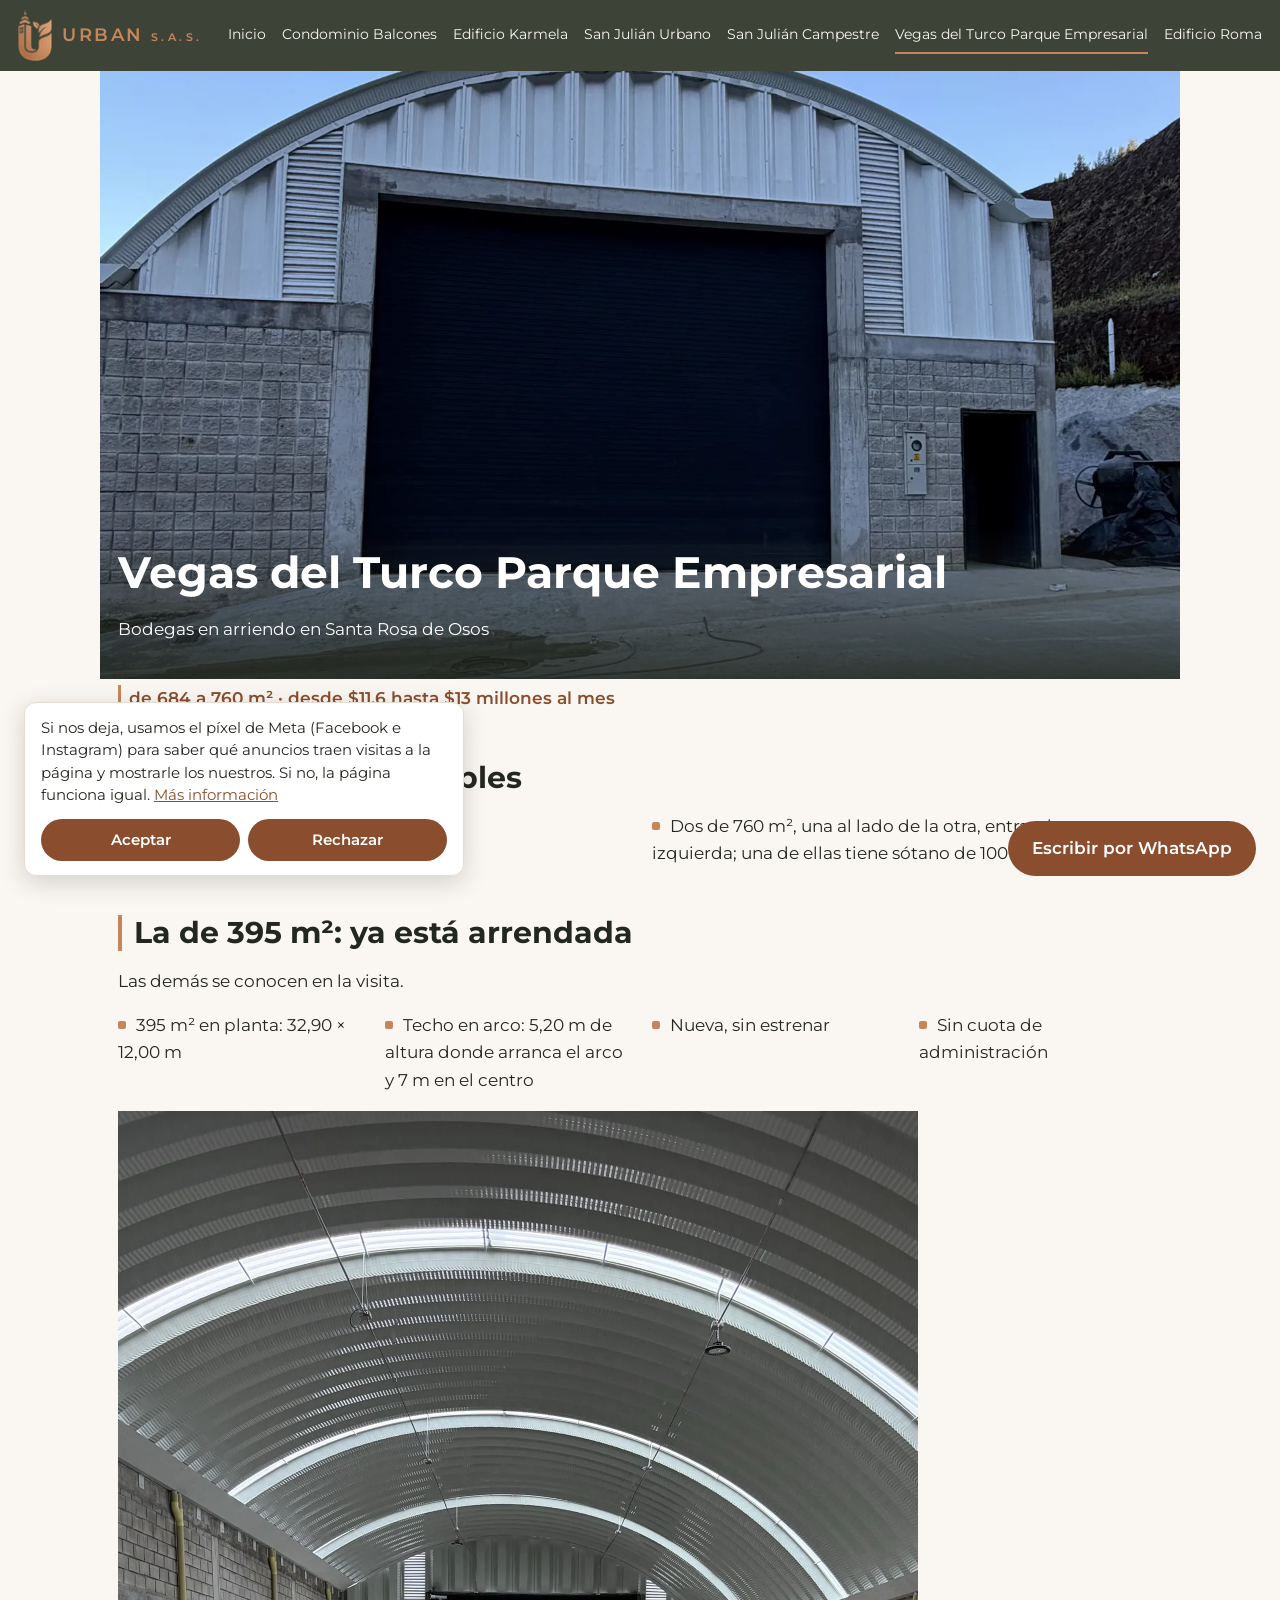
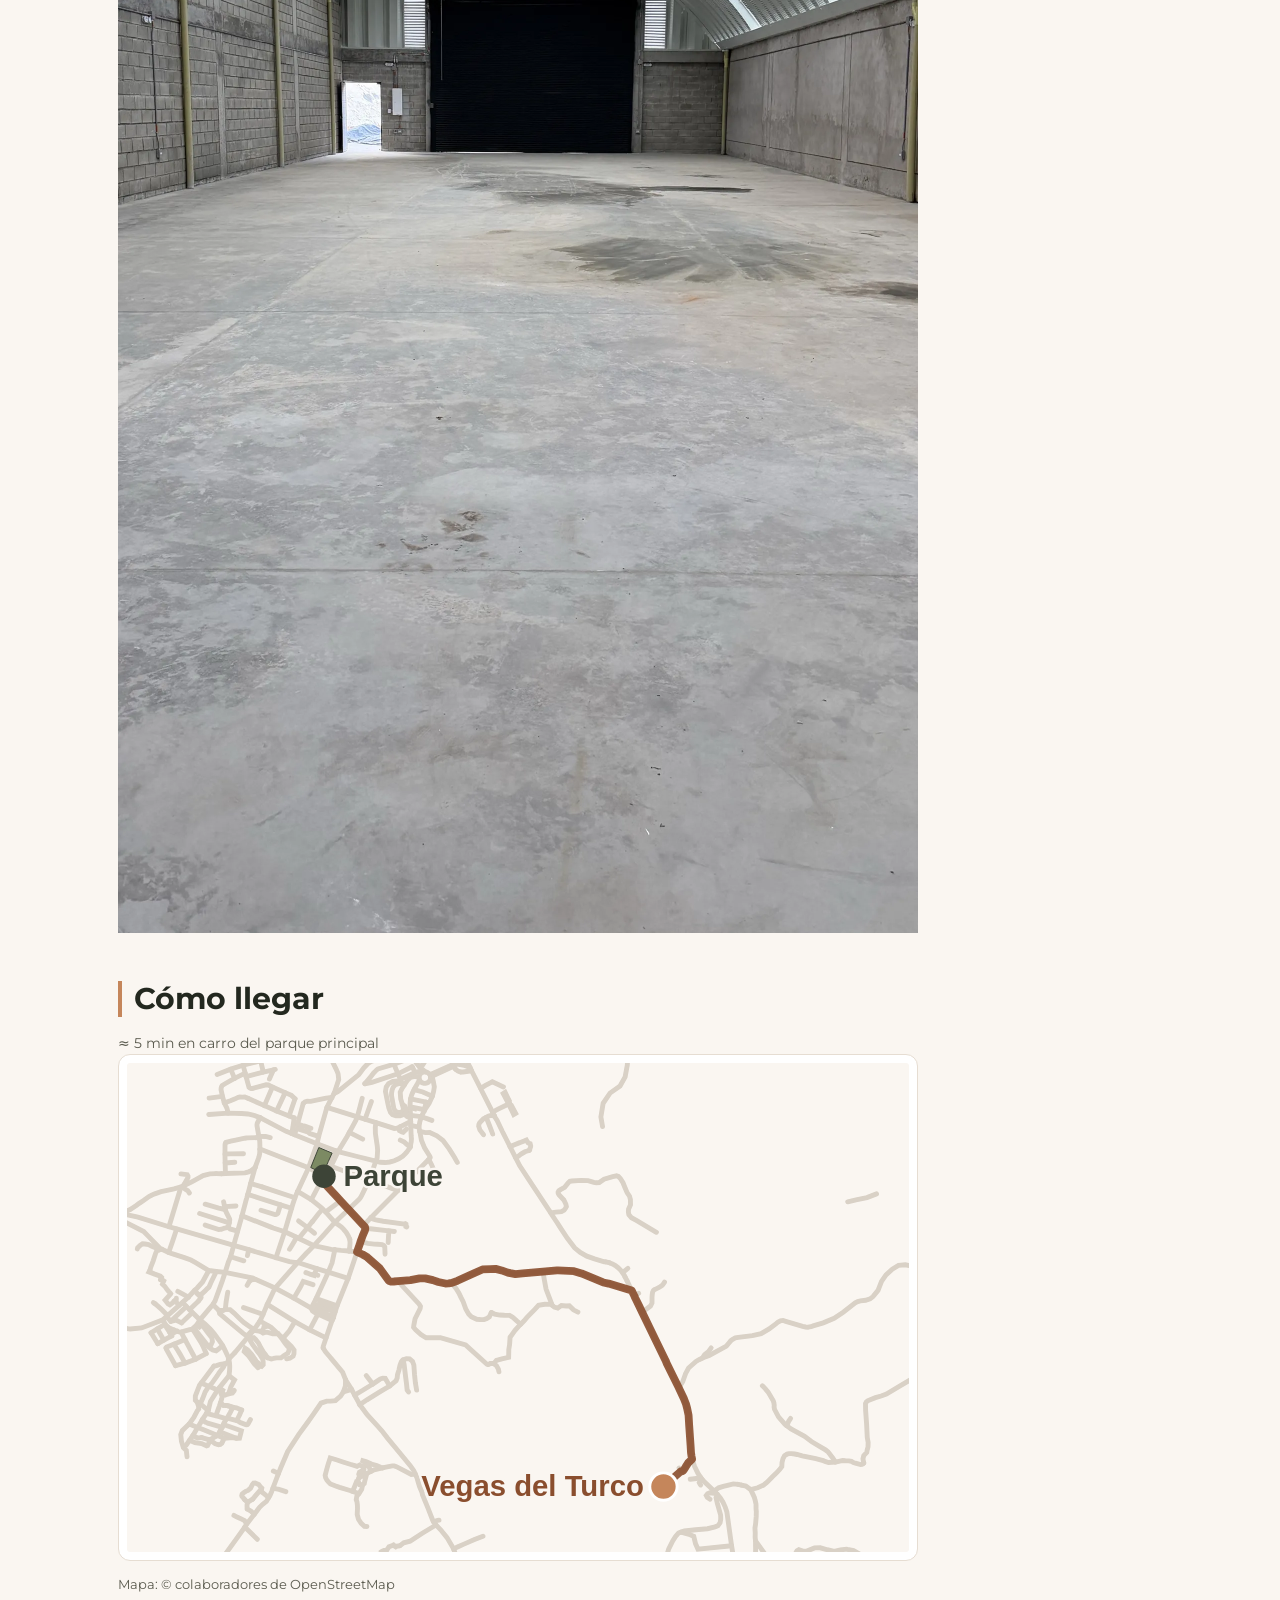
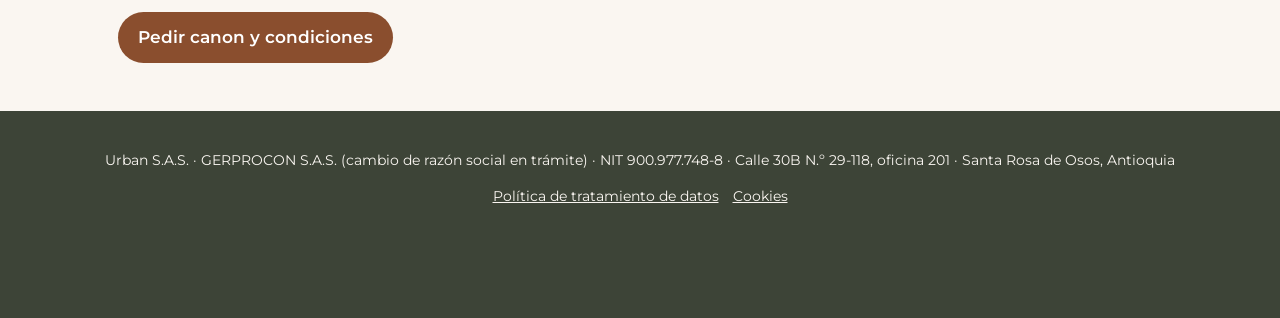
<file: vegas-del-turco/index.html>
<!DOCTYPE html>
<html lang="es-CO">
<head>
<meta charset="utf-8">
<meta name="viewport" content="width=device-width, initial-scale=1">
<title>Vegas del Turco Parque Empresarial — Urban S.A.S.</title>
<meta name="description" content="Bodegas en arriendo en Santa Rosa de Osos, de 684 a 760 m², en Vegas del Turco Parque Empresarial.">
<link rel="canonical" href="https://urbansas.com.co/vegas-del-turco/">
<link rel="preload" href="/fuentes/montserrat.woff2" as="font" type="font/woff2" crossorigin>
<link rel="stylesheet" href="/css/urban.css">
<link rel="icon" href="/img/favicon-32.png" sizes="32x32">
<meta property="og:title" content="Vegas del Turco Parque Empresarial">
<meta property="og:description" content="Bodegas en arriendo en Santa Rosa de Osos, de 684 a 760 m², en Vegas del Turco Parque Empresarial.">
<meta property="og:url" content="https://urbansas.com.co/vegas-del-turco/">
<meta property="og:type" content="website">
<meta property="og:locale" content="es_CO">
<meta property="og:image" content="https://urbansas.com.co/vegas-del-turco/fachada-1600.webp">
<meta property="og:image:alt" content="Vegas del Turco Parque Empresarial">
<script src="/js/cookies.js" data-pixel="1586453812766345" defer></script>
</head>
<body data-proyecto="Vegas del Turco Parque Empresarial">
<header class="encabezado">
  <a class="marca" href="/"><img src="/img/urban-icono.png" srcset="/img/urban-icono.png 1x, /img/urban-icono@2x.png 2x" alt="" width="34" height="48"><span>URBAN <small>S.A.S.</small></span></a>
  <nav class="menu" aria-label="Menú"><a href="/">Inicio</a><a href="/balcones/">Condominio Balcones</a><a href="/karmela/">Edificio Karmela</a><a href="/san-julian-urbano/">San Julián Urbano</a><a href="/san-julian-campestre/">San Julián Campestre</a><a href="/vegas-del-turco/" aria-current="page">Vegas del Turco Parque Empresarial</a><a href="/edificio-roma/">Edificio Roma</a></nav>
</header>
<main>

<section class="heroe"><img src="/vegas-del-turco/fachada-800.webp" srcset="/vegas-del-turco/fachada-800.webp 800w, /vegas-del-turco/fachada-1600.webp 1600w" sizes="100vw" width="800" height="1422" alt="Fachada de la bodega de 395 m² en Vegas del Turco" fetchpriority="high">
  <div class="sobre"><h1>Vegas del Turco Parque Empresarial</h1><p>Bodegas en arriendo en Santa Rosa de Osos</p></div></section>
<p class="rango">de 684 a 760 m² · desde $11,6 hasta $13 millones al mes</p>

<h2>Las bodegas disponibles</h2>
<ul class="lista-datos"><li>Una de 684 m², al frente del parque</li><li>Dos de 760 m², una al lado de la otra, entrando a mano izquierda; una de ellas tiene sótano de 100 m²</li></ul>

<h2>La de 395 m²: ya está arrendada</h2>
<p>Las demás se conocen en la visita.</p>
<ul class="lista-datos"><li>395 m² en planta: 32,90 × 12,00 m</li><li>Techo en arco: 5,20 m de altura donde arranca el arco y 7 m en el centro</li><li>Nueva, sin estrenar</li><li>Sin cuota de administración</li></ul>
<img src="/vegas-del-turco/interior-800.webp" srcset="/vegas-del-turco/interior-800.webp 800w, /vegas-del-turco/interior-1600.webp 1600w" sizes="100vw" width="800" height="1422" alt="Interior de la bodega de 395 m²" loading="lazy">

<h2>Cómo llegar</h2>
<p class="minutos">≈ 5 min en carro del parque principal</p>
<img class="planito" src="/img/planito-vegas-del-turco.svg" alt="Ruta del parque principal a Vegas del Turco" width="800" height="500">
<p class="nota">Mapa: © colaboradores de OpenStreetMap</p>
<p><a class="boton" href="https://wa.me/573203769226?text=Hola%2C%20vi%20en%20la%20p%C3%A1gina%20de%20Urban%20el%20proyecto%20Vegas%20del%20Turco%20Parque%20Empresarial.%20Quiero%20el%20canon%20y%20las%20condiciones.">Pedir canon y condiciones</a></p>
</main>
<footer class="pie">
  <p>Urban S.A.S. · GERPROCON S.A.S. (cambio de razón social en trámite) · NIT 900.977.748-8 · Calle 30B N.º 29-118, oficina 201 · Santa Rosa de Osos, Antioquia</p>
  <p><a href="/privacidad/">Política de tratamiento de datos</a> <button type="button" class="cambiar-cookies" hidden>Cookies</button></p>
</footer>
<a class="whatsapp-fijo" href="https://wa.me/573203769226?text=Hola%2C%20vi%20en%20la%20p%C3%A1gina%20de%20Urban%20el%20proyecto%20Vegas%20del%20Turco%20Parque%20Empresarial.%20Quiero%20el%20canon%20y%20las%20condiciones.">Escribir por WhatsApp</a>
</body>
</html>
</file>
<file: css/urban.css>
@font-face { font-family: Montserrat; src: url(/fuentes/montserrat.woff2) format("woff2"); font-weight: 100 900; font-display: swap; }
:root { --verde: #3D4437; --cobre: #C5865B; --cobre-hondo: #8A4E2E; --arena: #FAF6F1; --texto: #23281F; --suave: #5A5A4E; --linea: #E6DDD2; }
* { box-sizing: border-box; }
html { -webkit-text-size-adjust: 100%; }
body { margin: 0; background: var(--arena); color: var(--texto); font: 400 17px/1.6 Montserrat, system-ui, sans-serif; padding-bottom: 76px; }
img, video { max-width: 100%; height: auto; display: block; }
a { color: var(--cobre-hondo); }
h1, h2, h3 { line-height: 1.2; font-weight: 700; }
h1 { font-size: clamp(28px, 6vw, 44px); margin: 0 0 .4em; }
h2 { font-size: clamp(22px, 4.5vw, 30px); margin: 1.6em 0 .5em; border-left: 4px solid var(--cobre); padding-left: 12px; }
main { max-width: 1080px; margin: 0 auto; padding: 0 18px; }
.encabezado { background: var(--verde); display: flex; flex-wrap: wrap; align-items: center; justify-content: space-between; gap: 8px 18px; padding: 10px 18px; }
.marca { display: flex; align-items: center; gap: 10px; color: var(--cobre); text-decoration: none; font-weight: 600; letter-spacing: .14em; font-size: 18px; }
.marca small { font-size: .62em; letter-spacing: .3em; }
.menu { display: flex; flex-wrap: wrap; gap: 4px 16px; }
.menu a { color: var(--arena); text-decoration: none; font-size: 14px; padding: 6px 0; }
.menu a[aria-current="page"] { border-bottom: 2px solid var(--cobre); }
.heroe { position: relative; margin: 0 -18px; }
.heroe img { width: 100%; aspect-ratio: 16/9; object-fit: cover; }
.heroe .sobre { position: absolute; left: 0; right: 0; bottom: 0; padding: 18px; background: linear-gradient(transparent, rgba(35,40,31,.85)); color: #fff; }
.heroe h1 { color: #fff; }
.galeria { display: grid; grid-template-columns: repeat(auto-fit, minmax(min(100%, 420px), 1fr)); gap: 16px; align-items: start; }
.galeria img { width: 100%; border-radius: 12px; border: 1px solid var(--linea); }
.galeria.una { grid-template-columns: minmax(0, 520px); }  /* una sola foto, vertical: no se estira al ancho de la página */
.galeria + .galeria { margin-top: 16px; }
.galeria figure { margin: 0; }
.galeria .ancha { grid-column: 1 / -1; max-width: 780px; }
.galeria figcaption { font-size: 13px; color: var(--suave); margin-top: 6px; }
.tarjetas { display: grid; grid-template-columns: repeat(auto-fit, minmax(260px, 1fr)); gap: 16px; }
.tarjeta { background: #fff; border: 1px solid var(--linea); border-radius: 12px; overflow: hidden; display: flex; flex-direction: column; }
.tarjeta img { aspect-ratio: 16/10; object-fit: cover; width: 100%; }
.tarjeta .cuerpo { padding: 14px 16px 16px; display: flex; flex-direction: column; gap: 4px; flex: 1; }
.tarjeta h3 { margin: 0; font-size: 19px; }
.tarjeta .tipo { color: var(--suave); font-size: 14px; margin: 0; }
.rango { color: var(--cobre-hondo); font-weight: 600; border-left: 3px solid var(--cobre); padding-left: 8px; margin: 6px 0 0; }
.minutos { font-size: 14px; color: var(--suave); margin: 0; }
.boton { display: inline-block; background: var(--cobre-hondo); color: #fff; text-decoration: none; font-weight: 600; padding: 12px 20px; border-radius: 999px; margin-top: auto; text-align: center; }
.whatsapp-fijo { position: fixed; left: 12px; right: 12px; bottom: 12px; z-index: 50; background: var(--cobre-hondo); color: #fff; text-align: center; padding: 14px; border-radius: 999px; font-weight: 600; text-decoration: none; }
@media (min-width: 760px) { .whatsapp-fijo { left: auto; right: 24px; bottom: 24px; padding: 14px 24px; } body { padding-bottom: 0; } }
.lista-datos { list-style: none; padding: 0; display: grid; grid-template-columns: repeat(auto-fit, minmax(220px, 1fr)); gap: 8px 24px; }
.lista-datos li::before { content: ""; display: inline-block; width: 8px; height: 8px; background: var(--cobre); border-radius: 2px; margin-right: 10px; vertical-align: 2px; }
.planito { background: #fff; border: 1px solid var(--linea); border-radius: 12px; padding: 8px; }
.nota { font-size: 13px; color: var(--suave); }
.pie { background: var(--verde); color: var(--arena); padding: 24px 18px 96px; margin-top: 48px; font-size: 14px; text-align: center; }
.pie a { color: var(--arena); text-decoration: underline; }
.hecho { display: grid; grid-template-columns: repeat(auto-fit, minmax(200px, 1fr)); gap: 12px; }
.hecho div { background: var(--verde); color: var(--arena); border-radius: 12px; padding: 16px; }
.hecho strong { color: var(--cobre); display: block; font-size: 24px; }
.visor360 { position: relative; width: 100%; border-radius: 12px; overflow: hidden; border: 1px solid var(--linea); aspect-ratio: 16/9; background: var(--verde); }
@media (max-width: 600px) { .visor360 { aspect-ratio: 4/3; } }  /* en celular, más alto: 16:9 a 340 px de ancho no deja dónde arrastrar */
.visor360 > img { width: 100%; height: 100%; object-fit: cover; }
.visor360-abrir { position: absolute; left: 50%; top: 50%; transform: translate(-50%, -50%); font: 600 16px/1.2 Montserrat, system-ui, sans-serif; color: #fff; background: var(--cobre-hondo); border: 0; border-radius: 999px; padding: 14px 22px; cursor: pointer; box-shadow: 0 4px 16px rgba(0,0,0,.35); }
.visor360-abrir:disabled { opacity: .85; cursor: progress; }
.visor360-lienzo { position: absolute; inset: 0; }
.galeria.linea { grid-template-columns: repeat(auto-fill, minmax(min(46%, 240px), 1fr)); gap: 12px; }  /* línea de tiempo del Roma: varias fotos por fila, también en celular */
.galeria.linea figcaption strong { color: var(--texto); }
.hecho a { color: var(--cobre); }
.video-vertical { max-width: 420px; margin: 0 auto; }
.video-vertical video { width: 100%; border-radius: 12px; background: var(--verde); aspect-ratio: 9/16; }
.calculadora { background: #fff; border: 1px solid var(--linea); border-radius: 12px; padding: 16px 18px; max-width: 640px; }
.calculadora > p:first-child { margin-top: 0; }
.calculadora label { display: flex; justify-content: space-between; gap: 12px; font-weight: 600; margin-top: 14px; }
.calculadora label strong { color: var(--cobre-hondo); white-space: nowrap; }
.calculadora input[type="range"] { width: 100%; accent-color: var(--cobre-hondo); margin: 8px 0 0; }
.plan-extremos { display: flex; justify-content: space-between; font-size: 12px; color: var(--suave); margin: 0; }
.plan-resultado { background: var(--arena); border-radius: 10px; padding: 12px 14px; margin-top: 16px; }
.plan-filas { margin: 0; }
.plan-filas div { display: flex; justify-content: space-between; gap: 12px; padding: 6px 0; border-bottom: 1px solid var(--linea); }
.plan-filas div:last-child { border-bottom: 0; font-weight: 700; color: var(--cobre-hondo); }
.plan-filas dd { margin: 0; white-space: nowrap; }
.plan-resumen { margin: 8px 0 0; font-size: 15px; }
/* Aviso de cookies (publico/js/cookies.js): encima del botón de WhatsApp hasta que el visitante decida. Los dos botones pesan lo mismo. */
.aviso-cookies { position: fixed; left: 12px; right: 12px; bottom: calc(12px + env(safe-area-inset-bottom, 0px)); z-index: 60; background: #fff; color: var(--texto); border: 1px solid var(--linea); border-radius: 12px; padding: 14px 16px; box-shadow: 0 6px 24px rgba(35,40,31,.18); font-size: 15px; line-height: 1.5; }
.aviso-cookies p { margin: 0 0 12px; }
.aviso-cookies div { display: flex; gap: 8px; }
.aviso-cookies button { flex: 1; font: inherit; font-weight: 600; padding: 10px 16px; border-radius: 999px; border: 0; background: var(--cobre-hondo); color: #fff; cursor: pointer; }
@media (min-width: 760px) { .aviso-cookies { right: auto; left: 24px; bottom: 24px; max-width: 440px; } }
.cambiar-cookies { background: none; border: 0; padding: 0 0 0 10px; font: inherit; color: var(--arena); text-decoration: underline; cursor: pointer; }
</file>
<file: balcones/vitrina.css>
/* Vitrina de Balcones: el plano de lotes, la ficha de cada lote y el
   anteproyecto de la casa modelo. Viene de balcones-web (assets/css/estilos.css),
   solo las reglas de la vitrina, con los colores pasados a las variables de
   /css/urban.css. Los estilos del tablero de socios no se trajeron: ese tablero
   no existe en este sitio.

   Una unidad del viewBox del plano es un PUNTO del plano original, no un
   metro, y por eso los tamaños de letra del plano aéreo son grandes. */

/* ── Plano de lotes (ortofoto con los lotes vigentes encima) ──────────────
   El color de cada lote sale de acá, disparado por el data-estado que pone
   js/mapa.js desde data/lotes.json. Gris por omisión, verde solo si el dato
   dice «disponible»: si algo falla, ningún lote se anuncia como libre. */
.mapa-caja { margin: 0; }
.mapa { display: block; width: 100%; height: auto; font-family: inherit; }
.mapa .lote { fill: rgba(226, 228, 222, .34); stroke: #fff; stroke-width: 2.2; cursor: pointer; }
/* Los que NO se han vendido van oscuros y opacos: son los únicos que el
   visitante tiene que reconocer de un vistazo, y un verde translúcido sobre
   pasto no se distingue. Los colocados se van al otro lado, claros y muy
   transparentes, para que se lean como fondo. El borde punteado es la única
   señal de que eso se toca en un teléfono, donde no existe «pasar el mouse». */
.mapa .lote[data-estado="disponible"] {
  fill: rgba(61, 68, 55, .85); stroke-dasharray: 13 9; stroke-width: 4;
}
/* Reservado no es verde de libre ni gris de colocado: va en cobre profundo. */
.mapa .lote[data-estado="reservado"] { fill: rgba(138, 78, 46, .85); }
.mapa .lote:hover { stroke: var(--cobre); stroke-width: 5; }
/* El foco del teclado va por fuera del polígono para que no lo tape el lote de
   al lado; en SVG el outline del navegador no se dibuja parejo. */
.mapa .lote:focus-visible { stroke: var(--cobre); stroke-width: 7; outline: none; }

/* Lo que todavía no está loteado. NO es un lindero: es el perímetro de la
   finca menos los 14 lotes. */
.mapa .resto { fill: rgba(35, 40, 31, .34); }
.mapa .perimetro { fill: none; stroke: #fff; stroke-width: 3; stroke-dasharray: 18 12; }
.mapa .rotulo-resto {
  fill: #fff; font-size: 46px; font-weight: 600; text-anchor: middle;
  letter-spacing: .06em;
}
.mapa .rotulo-lote { pointer-events: none; text-anchor: middle; }
.mapa .rotulo-lote .numero { font-size: 52px; font-weight: 700; fill: #fff; }
.mapa .rotulo-lote .area { font-size: 26px; fill: rgba(255, 255, 255, .9); }
.mapa .rotulo-lote .marca {
  font-size: 27px; font-weight: 700; letter-spacing: .08em; fill: #4a5148;
}
/* Sobre los lotes claros el texto blanco desaparece. */
.mapa .rotulo-lote[data-estado="vendido"] .numero,
.mapa .rotulo-lote[data-estado="especie"] .numero { fill: #3f4740; }
.mapa .rotulo-lote[data-estado="vendido"] .area,
.mapa .rotulo-lote[data-estado="especie"] .area { fill: #5c6459; }

/* En celular el plano entero mide 375 px para 540 m de finca: el área y la
   palabra «VENDIDO» salen a 5 px y no se leen. Se quedan el número, más
   grande, y el color. */
@media (max-width: 699px) {
  .mapa .rotulo-lote .area,
  .mapa .rotulo-lote .marca { display: none; }
  .mapa .rotulo-lote .numero { font-size: 68px; }
}
/* El predio es alto y flaco (420 m por 150 m): a todo el ancho de un
   escritorio no cabe a lo alto, así que ahí se limita y se centra. */
@media (min-width: 700px) {
  .mapa { max-width: 700px; margin: 0 auto; }
}

/* La pista va ARRIBA del plano y no en letra chica: es la instrucción que
   decide si alguien toca el plano o lo mira y sigue de largo. */
.pista {
  font-size: 1rem; color: var(--texto);
  background: #fff; border-left: 3px solid var(--cobre); border-radius: 0;
  padding: .75rem 1rem; margin: 1.25rem 0 1rem;
}

.leyenda {
  display: flex; flex-wrap: wrap; gap: .4rem 1.25rem;
  font-size: .9rem; color: var(--suave); margin: .6rem 0 1.5rem;
}
.leyenda > span { display: inline-flex; align-items: center; gap: .45rem; }
.leyenda .muestra {
  width: 1rem; height: 1rem; border-radius: 3px;
  background: #ced2cb; border: 1px solid var(--linea);
}
.leyenda .muestra[data-estado="disponible"] { background: var(--verde); border-color: var(--verde); }
.leyenda .muestra[data-estado="reservado"] { background: var(--cobre-hondo); border-color: var(--cobre-hondo); }
.leyenda .muestra[data-estado="resto"] { background: rgba(35, 40, 31, .55); border-color: var(--texto); }
/* La casilla de «Reservado» solo se muestra si hay alguno; la esconde la
   página con el dato, no una decisión escrita a mano acá. */
.leyenda [hidden] { display: none; }

/* ── Tarjetas de los lotes disponibles ────────────────────────────────── */
.tarjeta { position: relative; }
.tarjeta:hover { border-color: var(--verde); }
.tarjeta .abrir {
  font: inherit; font-size: 1.17rem; font-weight: 700; line-height: 1.2;
  color: var(--verde); background: none; border: 0; padding: 0;
  cursor: pointer; text-align: left;
}
/* El botón dice «Lote 7» pero se pulsa toda la tarjeta: el ::after se estira
   sobre ella. */
.tarjeta .abrir::after { content: ''; position: absolute; inset: 0; }
.tarjeta .abrir:focus-visible { outline: 2px solid var(--cobre-hondo); outline-offset: 3px; }

/* ── Ficha de un lote ────────────────────────────────────────────────────
   Se abre desde el plano y desde las tarjetas. Es un <dialog> nativo: el Esc,
   el fondo oscuro y el foco atrapado adentro vienen del navegador. */
.ficha {
  border: 0; border-radius: 12px; padding: 0;
  width: min(28rem, calc(100vw - 2rem));
  /* Columna: arriba lo que se desplaza, abajo el botón, que no se mueve. */
  max-height: 90dvh; overflow: hidden;
  display: flex; flex-direction: column;
  color: var(--texto); background: #fff;
}
.ficha-cuerpo { overflow: auto; padding: 1.5rem; }
/* ⚠️ ESTA REGLA NO SE PUEDE BORRAR. El navegador esconde un <dialog> cerrado
   con `dialog:not([open]) { display: none }`; al ponerle `display: flex` arriba
   esa regla quedó pisada y la ficha CERRADA se dibujaba dentro de la página. */
dialog.ficha:not([open]) { display: none; }

.ficha::backdrop { background: rgba(35, 40, 31, .6); }
.ficha-cerrar-caja { float: right; margin: -.5rem -.5rem 0 0; }
/* 44x44 es el mínimo para un dedo. */
.ficha-cerrar {
  font: inherit; font-size: 1.1rem; line-height: 1;
  background: none; border: 0; color: var(--suave); cursor: pointer;
  width: 44px; height: 44px; padding: 0; border-radius: 8px;
}
.ficha-cerrar:hover { color: var(--texto); background: var(--arena); }
.ficha-titulo { margin: 0; color: var(--verde); font-size: 1.5rem; }
/* Gris por omisión y verde solo si el dato dice «disponible», igual que el
   plano. */
.ficha-estado {
  display: inline-block; margin: .5rem 0 0;
  font-size: .8rem; font-weight: 600; letter-spacing: .06em; text-transform: uppercase;
  color: var(--suave); background: var(--linea); border-radius: 999px; padding: .2rem .7rem;
}
.ficha-estado[data-estado="disponible"] { color: #fff; background: var(--verde); }
.ficha-estado[data-estado="reservado"] { color: #fff; background: var(--cobre-hondo); }

/* El visor 360. La altura sale de la proporción porque Pannellum mide su
   contenedor al arrancar: con altura automática mide cero y no hay ningún
   error que lo diga. En escritorio 16:9; en teléfono 4:5, vertical. */
.ficha-pano-caja { position: relative; margin: 1.25rem 0 0; }
.ficha-pano-caja[hidden] { display: none; }
.ficha-pano {
  aspect-ratio: 16 / 9;
  border-radius: 8px;
  overflow: hidden;
  background: var(--linea);
}
@media (max-width: 699px) {
  .ficha-pano { aspect-ratio: 4 / 5; }
}

/* El botón de agrandar va SOBRE la vista, abajo a la derecha, lejos de los
   controles de zoom que Pannellum pone arriba a la izquierda. */
.ficha-agrandar {
  position: absolute; right: .5rem; bottom: .5rem;
  font: inherit; font-size: .85rem; font-weight: 600;
  color: var(--texto); background: rgba(255, 255, 255, .92);
  border: 0; border-radius: 999px; padding: .45rem .9rem;
  cursor: pointer;
}
.ficha-agrandar:hover { background: #fff; }

/* La barra de pantalla completa. Fuera de ese modo no existe. */
.ficha-barra { display: none; }

/* ── Pantalla completa ────────────────────────────────────────────────────
   `dvh` y no `vh` porque en un teléfono `vh` cuenta la barra de direcciones. */
.ficha.agrandada {
  width: 100vw; max-width: none;
  height: 100dvh; max-height: none;
  margin: 0; padding: 0; border-radius: 0;
  display: flex; flex-direction: column;
}
.ficha.agrandada .ficha-cerrar-caja,
.ficha.agrandada .ficha-titulo,
.ficha.agrandada .ficha-estado,
.ficha.agrandada .ficha-datos,
.ficha.agrandada .ficha-agrandar { display: none; }

.ficha.agrandada .ficha-barra {
  display: flex; align-items: center; gap: .5rem;
  padding: .5rem .75rem;
  background: var(--verde); color: var(--arena);
  font-size: .9rem;
}
/* Los dos botones de la barra, con 44 px de alto: el mínimo para un dedo. */
.ficha-barra-texto { flex: 1; min-width: 0; overflow: hidden; text-overflow: ellipsis; white-space: nowrap; }
.ficha.agrandada .ficha-reducir {
  font: inherit; font-weight: 600; white-space: nowrap;
  color: var(--verde); background: var(--arena);
  border: 0; border-radius: 999px; padding: 0 1.1rem; height: 44px; cursor: pointer;
}
.ficha.agrandada .ficha-cerrar-todo {
  font: inherit; font-size: 1.15rem; line-height: 1;
  color: var(--arena); background: none; border: 0;
  width: 44px; height: 44px; padding: 0; border-radius: 8px; cursor: pointer;
}
/* Fuera de la vista grande la barra entera no existe, botones incluidos. */
.ficha-cerrar-todo { display: none; }
.ficha.agrandada .ficha-cerrar-todo { display: block; }
.ficha.agrandada .ficha-cuerpo {
  flex: 1; min-height: 0; padding: 0; overflow: hidden;
  display: flex; flex-direction: column;
}
.ficha.agrandada .ficha-pano-caja { flex: 1; margin: 0; min-height: 0; }
.ficha.agrandada .ficha-pano { aspect-ratio: auto; height: 100%; border-radius: 0; }
.ficha.agrandada .boton { margin: 0; border-radius: 0; }
/* Pannellum le pone la clase `pnlm-container` AL MISMO div, no a uno adentro:
   con un selector de descendiente la regla no engancha nunca y manda el borde
   gris que trae la librería. */
.ficha-pano.pnlm-container { border: 0; background: var(--linea); }

.ficha-datos { margin: 1.25rem 0 0; }
.ficha-datos > div {
  display: flex; justify-content: space-between; gap: 1rem;
  padding: .55rem 0; border-bottom: 1px solid var(--linea);
}
.ficha-datos dt { color: var(--suave); min-width: 0; }
/* El valor no se parte nunca: «Área escriturable» es la etiqueta más larga y
   en un teléfono empujaba el «2.140 m²» a dos renglones. La etiqueta sí
   puede partirse, que para eso es la que sobra. */
.ficha-datos dd { margin: 0; font-weight: 600; text-align: right; white-space: nowrap; }
.ficha-mapa {
  display: inline-block; margin-top: 1.1rem;
  color: var(--cobre-hondo); font-weight: 600; text-decoration: none;
  border-bottom: 1px solid currentColor;
}
.ficha-mapa[hidden] { display: none; }
.ficha-mapa::before { content: '◎ '; }

/* Las dos áreas del lote que se entrega más grande de lo que se escritura, y
   la nota que explica por qué: sin la nota, el comprador cree que la
   escritura le va a decir la cifra grande. */
.ficha-area-real-fila[hidden] { display: none; }
.ficha-area-real { color: var(--cobre-hondo); font-weight: 700; }
.ficha-nota-area {
  margin: .7rem 0 0; padding: .6rem .75rem;
  background: var(--arena); border-left: 3px solid var(--cobre); border-radius: 0 8px 8px 0;
  font-size: .85rem; color: var(--suave);
}
.ficha-nota-area[hidden] { display: none; }
.tarjeta .area-real { color: var(--cobre-hondo); font-weight: 600; }

/* El anteproyecto DENTRO de la ficha. Se separa con una línea arriba para que
   se lea como otra cosa —esto no se vende, es lo que se PODRÍA construir—
   sin sacarlo del mismo desplazamiento donde está el botón de WhatsApp. */
.ficha-casa {
  margin-top: 1.6rem; padding-top: 1.4rem; border-top: 1px solid var(--linea);
}
.ficha-casa[hidden] { display: none; }
/* A pantalla completa manda la panorámica y nada más. */
.ficha.agrandada .ficha-casa { display: none; }

.casa-titulo { margin: 0 0 .3rem; font-size: 1.15rem; color: var(--verde); }
.casa-entrada { margin: 0 0 .9rem; color: var(--suave); }

/* El aviso aparece dos veces, antes del video y después de la galería. No es
   formalismo: es lo que separa una propuesta de una promesa. */
.casa-aviso {
  margin: .9rem 0; padding: .7rem .85rem;
  border-left: 3px solid var(--cobre); background: var(--arena);
  font-size: .9rem; color: var(--texto);
}

.casa-video { width: 100%; border-radius: 10px; display: block; background: #000; }
.casa-pie { font-size: .8rem; color: var(--suave); margin: .4rem 0 0; }
.casa-subtitulo { margin: 1.1rem 0 .4rem; font-size: 1rem; color: var(--verde); }

/* Dos columnas SIEMPRE: la ficha mide unos 450 px aunque la ventana sea ancha,
   y a cuatro columnas «15 × 22 m» se parte en tres renglones. */
.casa-datos {
  display: grid; grid-template-columns: 1fr 1fr; gap: .6rem;
  margin: 1rem 0 0; padding: 0; list-style: none;
}
.casa-datos li {
  border: 1px solid var(--linea); border-radius: 8px; padding: .6rem .7rem;
  background: #fff;
}
.casa-datos b { display: block; font-size: 1.1rem; color: var(--verde); }
.casa-datos span { font-size: .8rem; color: var(--suave); }

.casa-galeria { display: grid; gap: 1rem; margin-top: 1.2rem; }
.casa-galeria figure { margin: 0; }
.casa-galeria img {
  width: 100%; height: auto; border-radius: 10px; display: block;
  background: var(--linea);
}
.casa-galeria figcaption { font-size: .8rem; color: var(--suave); margin-top: .35rem; }

/* La salida hacia los lotes en venta, en la ficha de uno colocado. */
.ficha-hacia-disponibles {
  display: block; margin-top: 1rem;
  color: var(--cobre-hondo); font-weight: 600; text-decoration: none;
}
.ficha-hacia-disponibles[hidden] { display: none; }
.ficha-hacia-disponibles::after { content: ' →'; }
.ficha.agrandada .ficha-mapa { display: none; }

/* El botón es la última fila de la columna y no se desplaza nunca. Se probó
   `position: sticky` dentro del cuerpo con relleno y no sirve: la franja queda
   flotando a media ficha con un vacío blanco debajo. */
.ficha .boton { display: block; flex: none; margin: 0; border-radius: 0 0 12px 12px; }
.ficha .boton[hidden] { display: none; }

/* Sector 3 en preventa (desde el 23-nov-2026): el aviso de la página y el rótulo de cada grupo de tarjetas. */
.preventa { border-left: 3px solid var(--cobre); padding-left: 8px; }
.tarjetas .grupo-tarjetas { grid-column: 1 / -1; margin: 12px 0 0; font-weight: 700; color: var(--cobre-hondo); }
</file>
<file: san-julian/plano.css>
/* Plano interactivo de lotes de San Julián Urbano: la foto de dron y el plano, con el mismo selector. Paleta del sitio: verde #3D4437, arena #FAF6F1, cobre profundo #8A4E2E. */
.pista { margin: 0 0 8px; }
.solo-movil { display: none; }
/* Selector Foto real / Plano: dos botones pegados, el activo en cobre profundo. */
.selector { display: inline-flex; margin: 0 0 12px; border: 2px solid #8A4E2E; border-radius: 999px; overflow: hidden; background: #fff; }
.selector button { font: inherit; font-size: 15px; font-weight: 600; min-width: 112px; min-height: 44px; padding: 0 20px; border: 0; background: transparent; color: #8A4E2E; cursor: pointer; }
.selector button[aria-pressed="true"] { background: #8A4E2E; color: #fff; }
.selector button:focus-visible { outline: 3px solid #3D4437; outline-offset: -5px; }
/* Un display de autor le gana al atributo hidden del navegador: sin esto el selector y la vista inactiva se verían siempre. */
.selector[hidden], .plano-vista[hidden] { display: none !important; }
.leyenda { display: flex; flex-wrap: wrap; gap: 8px 20px; margin: 0 0 12px; font-size: 14px; }
.leyenda > span { display: inline-flex; align-items: center; gap: 8px; }
.muestra { width: 18px; height: 18px; border-radius: 50%; border: 2px solid #FAF6F1; box-shadow: 0 0 0 1px #3D4437; display: inline-block; }
.muestra[data-estado="disponible"] { background: #3D4437; }
.muestra[data-estado="vendido"] { background: #D9D4C9; box-shadow: 0 0 0 1px #8C887C; }
.plano { margin: 0; }
/* En pantallas angostas el plano conserva un ancho legible y se recorre deslizando: a 960 px cada círculo mide ~27 px. */
.plano-caja { overflow-x: auto; -webkit-overflow-scrolling: touch; border: 1px solid var(--linea); border-radius: 12px; background: #fff; }
.plano-lienzo { position: relative; min-width: 960px; }
.plano-lienzo img { width: 100%; height: auto; }
.plano-lienzo svg { position: absolute; inset: 0; width: 100%; height: 100%; }
/* Sobre la foto: el contorno punteado de cada etapa y su rótulo, bajo los círculos. Amarillo y celeste claros, con halo
   oscuro, para que no se confundan con las líneas blancas de cal que ya trae la foto, y para distinguir una etapa de la otra. */
.etapas { pointer-events: none; }
.etapa-halo { fill: none; stroke: #23281F; stroke-opacity: .6; stroke-width: 11; stroke-dasharray: 24 14; stroke-linejoin: round; }
.etapa-linea { fill: none; stroke-width: 5; stroke-dasharray: 24 14; stroke-linejoin: round; }
.etapa-linea[data-etapa="3"] { stroke: #FFE08A; }
.etapa-linea[data-etapa="4"] { stroke: #9EDCF2; }
.etapa-rotulo { font-family: inherit; font-weight: 700; font-size: 56px; paint-order: stroke; stroke: #23281F; stroke-opacity: .85; stroke-width: 12px; stroke-linejoin: round; }
.etapa-rotulo[data-etapa="3"] { fill: #FFE08A; }
.etapa-rotulo[data-etapa="4"] { fill: #9EDCF2; }
.plano figcaption { font-size: 13px; color: var(--suave); margin-top: 6px; }
@media (max-width: 995px) { .solo-movil { display: inline; } }
/* El plano de las etapas 1 y 2 trae más lotes en menos papel: en pantallas angostas se recorre a 1200 px, donde cada círculo mide ~25 px. */
@media (max-width: 995px) { .plano-etapas12 .plano-lienzo { min-width: 1200px; } }
.lote { cursor: pointer; }
.lote text { font-family: inherit; font-weight: 700; pointer-events: none; }
.lote[data-estado="disponible"] circle { fill: #3D4437; stroke: #FAF6F1; stroke-width: 3; }
.lote[data-estado="disponible"] text { fill: #FAF6F1; }
.lote[data-estado="vendido"] circle { fill: #D9D4C9; fill-opacity: .9; stroke: #8C887C; stroke-width: 2; }
.lote[data-estado="vendido"] text { fill: #5E5A50; text-decoration: line-through; }
.lote-fuera circle { fill: #D9D4C9; fill-opacity: .9; stroke: #8C887C; stroke-width: 2; }
.lote-fuera text { font-family: inherit; font-weight: 700; fill: #5E5A50; pointer-events: none; }
.lote:hover circle { stroke-width: 6; }
.lote:focus { outline: none; }
.lote:focus-visible circle { stroke: #8A4E2E; stroke-width: 7; }
.fuera-de-venta { margin: 8px 0 0; }
.disponibles { list-style: none; padding: 0; display: grid; gap: 10px; }
.disponibles strong { display: block; margin-bottom: 4px; }
.lote-lista { display: inline-block; margin: 0 6px 6px 0; padding: 6px 12px; border-radius: 999px; background: #fff; border: 1px solid var(--linea); color: var(--cobre-hondo); font-size: 14px; font-weight: 600; text-decoration: none; }
.lote-lista:hover, .lote-lista:focus-visible { border-color: var(--cobre-hondo); }
.ficha-lote { border: 0; border-radius: 16px; padding: 22px 22px 20px; width: min(92vw, 380px); background: var(--arena); color: var(--texto); box-shadow: 0 12px 40px rgba(35, 40, 31, .35); }
.ficha-lote::backdrop { background: rgba(35, 40, 31, .55); }
.ficha-lote form { position: absolute; top: 8px; right: 8px; margin: 0; }
.ficha-cerrar { width: 44px; height: 44px; border: 0; background: transparent; font-size: 20px; color: var(--texto); cursor: pointer; }
.ficha-titulo { margin: 0 36px 6px 0; font-size: 22px; }
.ficha-estado { margin: 0 0 12px; font-weight: 600; }
.ficha-estado[data-estado="disponible"] { color: #3D4437; }
.ficha-estado[data-estado="vendido"] { color: var(--suave); }
.ficha-datos { margin: 0 0 16px; }
.ficha-datos div { display: flex; justify-content: space-between; gap: 12px; padding: 8px 0; border-top: 1px solid var(--linea); }
.ficha-datos dt { color: var(--suave); }
.ficha-datos dd { margin: 0; font-weight: 600; }
.ficha-whatsapp { display: block; }
/* Un display de arriba le gana al atributo hidden del navegador: sin esto el vendido mostraba el botón de WhatsApp. */
.ficha-lote [hidden] { display: none !important; }
</file>
